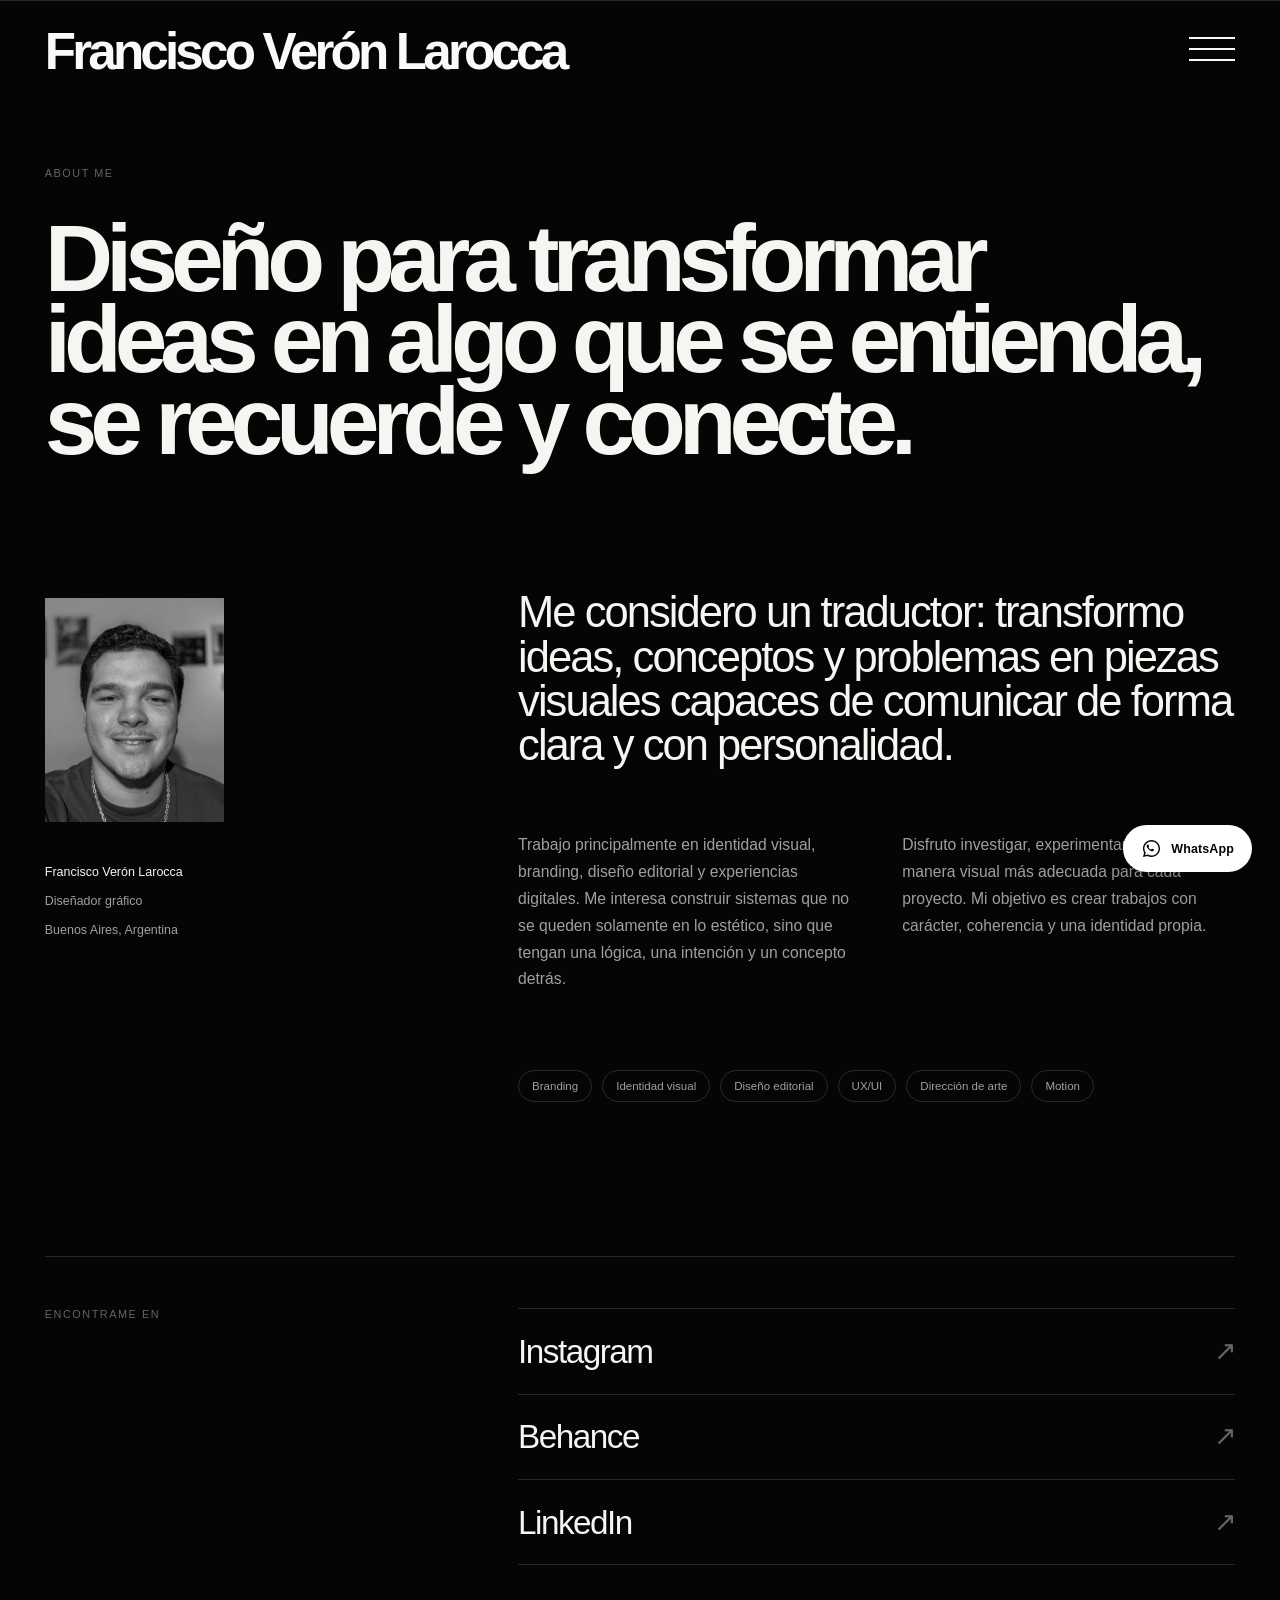
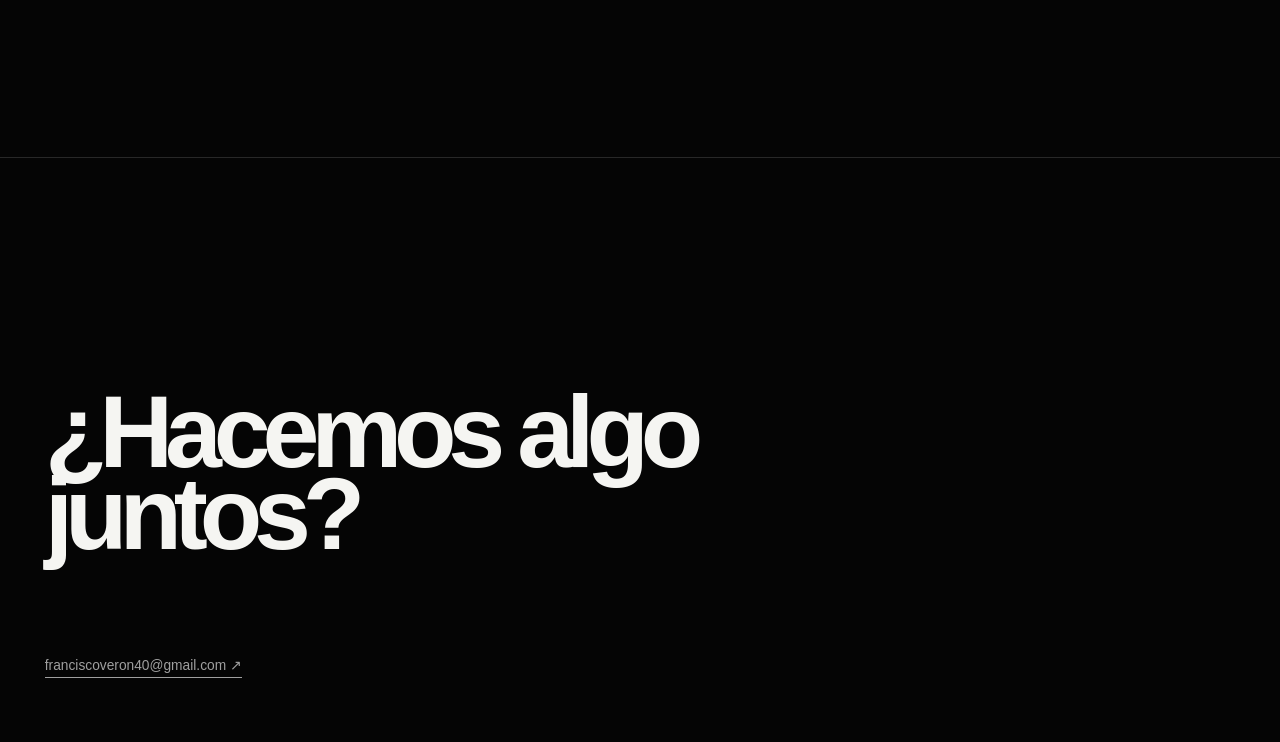
<file: About.html>
<!DOCTYPE html>
<html lang="es">

<head>
  <meta charset="UTF-8">

  <meta
    name="viewport"
    content="width=device-width, initial-scale=1.0"
  >

  <meta
    name="description"
    content="Sobre Francisco Verón Larocca — Diseñador gráfico especializado en branding, identidad visual, diseño editorial y experiencias digitales."
  >

  <meta name="theme-color" content="#000000">

  <title>About me — Francisco Verón Larocca</title>

  <!-- CSS GENERAL -->
  <link
    rel="stylesheet"
    href="styles.css"
  >

  <!-- CSS ABOUT -->
  <link
    rel="stylesheet"
    href="about-me.css"
  >

</head>


<body>


  <!-- =========================================================
       HEADER
  ========================================================== -->

  <header class="site-header">

    <a
      class="brand"
      href="index.html"
      aria-label="Francisco Verón Larocca — Volver al inicio"
    >
      Francisco Verón Larocca
    </a>


    <button
      class="menu-toggle"
      type="button"
      aria-label="Abrir menú"
      aria-expanded="false"
      aria-controls="menu"
    >

      <span aria-hidden="true"></span>
      <span aria-hidden="true"></span>
      <span aria-hidden="true"></span>

    </button>

  </header>



  <!-- =========================================================
       MENU
  ========================================================== -->

  <nav
    class="menu"
    id="menu"
    aria-hidden="true"
  >

    <a href="index.html#inicio">
      Inicio
    </a>

    <a href="index.html#arte">
      Proyectos
    </a>

    <a href="About.html">
      About me
    </a>

    <a href="index.html#contacto">
      Contacto
    </a>

  </nav>



  <!-- =========================================================
       MAIN
  ========================================================== -->

  <main>


    <!-- =====================================================
         ABOUT
    ====================================================== -->

    <section
      class="about-section"
      id="about"
    >


      <!-- TÍTULO -->
      <div class="about-heading reveal">

        <span class="about-kicker">
          About me
        </span>


        <h2>
          Diseño para transformar<br>
          ideas en algo que se entienda,<br>
          se recuerde y conecte.
        </h2>

      </div>



      <!-- INFORMACIÓN -->
      <div class="about-grid">


        <!-- FOTO + DATOS -->
        <div class="about-meta reveal">


          <!-- FOTO -->
          <figure class="about-photo">

            <img
              src="3x/IMG_5898.jpg"
              alt="Francisco Verón Larocca"
            >

          </figure>


          <!-- DATOS -->
          <div class="about-meta-info">

            <span>
              Francisco Verón Larocca
            </span>

            <span>
              Diseñador gráfico
            </span>

            <span>
              Buenos Aires, Argentina
            </span>

          </div>


        </div>



        <!-- TEXTO -->
        <div class="about-content reveal">


          <p class="about-lead">

            Me considero un traductor: transformo ideas,
            conceptos y problemas en piezas visuales capaces
            de comunicar de forma clara y con personalidad.

          </p>



          <div class="about-copy">


            <p>

              Trabajo principalmente en identidad visual,
              branding, diseño editorial y experiencias digitales.
              Me interesa construir sistemas que no se queden
              solamente en lo estético, sino que tengan una lógica,
              una intención y un concepto detrás.

            </p>


            <p>

              Disfruto investigar, experimentar y encontrar
              la manera visual más adecuada para cada proyecto.
              Mi objetivo es crear trabajos con carácter,
              coherencia y una identidad propia.

            </p>


          </div>



          <!-- DISCIPLINAS -->
          <div class="about-disciplines">

            <span>
              Branding
            </span>

            <span>
              Identidad visual
            </span>

            <span>
              Diseño editorial
            </span>

            <span>
              UX/UI
            </span>

            <span>
              Dirección de arte
            </span>

            <span>
              Motion
            </span>

          </div>


        </div>

      </div>



      <!-- =====================================================
           REDES
      ====================================================== -->

      <div class="about-socials reveal">


        <span class="about-socials-label">
          Encontrame en
        </span>



        <div class="about-social-links">


          <!-- INSTAGRAM -->
          <a
            href="https://www.instagram.com/elmundodefran.dg/"
            target="_blank"
            rel="noopener noreferrer"
          >

            Instagram

            <span aria-hidden="true">
              ↗
            </span>

          </a>



          <!-- BEHANCE -->
          <a
            href="https://www.behance.net/franveronl"
            target="_blank"
            rel="noopener noreferrer"
          >

            Behance

            <span aria-hidden="true">
              ↗
            </span>

          </a>



          <!-- LINKEDIN -->
          <a
            href="https://www.linkedin.com/in/franciscoagustínverónlarocca"
            target="_blank"
            rel="noopener noreferrer"
          >

            LinkedIn

            <span aria-hidden="true">
              ↗
            </span>

          </a>


        </div>

      </div>


    </section>

  </main>



  <!-- =========================================================
       WHATSAPP
  ========================================================== -->

  <a
    href="https://wa.me/5491123137663?text=Hola%20Francisco,%20vi%20tu%20portfolio%20y%20me%20gustar%C3%ADa%20consultarte%20por%20un%20proyecto."
    class="whatsapp-float"
    target="_blank"
    rel="noopener noreferrer"
    aria-label="Contactar a Francisco por WhatsApp"
  >

    <svg
      viewBox="0 0 32 32"
      aria-hidden="true"
    >

      <path
        fill="currentColor"
        d="M19.11 17.21c-.27-.14-1.6-.79-1.85-.88-.25-.09-.43-.14-.61.14-.18.27-.7.88-.86 1.06-.16.18-.32.2-.59.07-.27-.14-1.15-.42-2.19-1.35-.81-.72-1.36-1.61-1.52-1.88-.16-.27-.02-.42.12-.55.12-.12.27-.32.41-.48.14-.16.18-.27.27-.45.09-.18.05-.34-.02-.48-.07-.14-.61-1.47-.84-2.01-.22-.53-.45-.46-.61-.47h-.52c-.18 0-.48.07-.73.34-.25.27-.95.93-.95 2.27 0 1.34.98 2.63 1.11 2.81.14.18 1.92 2.93 4.65 4.11.65.28 1.16.45 1.55.58.65.21 1.24.18 1.71.11.52-.08 1.6-.65 1.83-1.29.23-.63.23-1.18.16-1.29-.07-.11-.25-.18-.52-.32z"
      />

      <path
        fill="currentColor"
        d="M16.03 3C8.84 3 3 8.83 3 16c0 2.29.6 4.53 1.74 6.5L3 29l6.68-1.75A13 13 0 0 0 16.03 29C23.2 29 29 23.17 29 16S23.2 3 16.03 3zm0 23.81a10.8 10.8 0 0 1-5.5-1.5l-.39-.23-3.96 1.04 1.06-3.86-.25-.4A10.78 10.78 0 0 1 5.18 16c0-5.97 4.86-10.82 10.85-10.82 5.98 0 10.79 4.85 10.79 10.82s-4.81 10.81-10.79 10.81z"
      />

    </svg>


    <span>
      WhatsApp
    </span>

  </a>



  <!-- =========================================================
       FOOTER
  ========================================================== -->

  <footer class="footer">

    <p>
      ¿Hacemos algo<br>
      juntos?
    </p>


    <a
      href="mailto:franciscoveron40@gmail.com"
    >
      franciscoveron40@gmail.com ↗
    </a>

  </footer>



  <!-- =========================================================
       JAVASCRIPT
  ========================================================== -->

  <script src="app.js"></script>


</body>

</html>
</file>
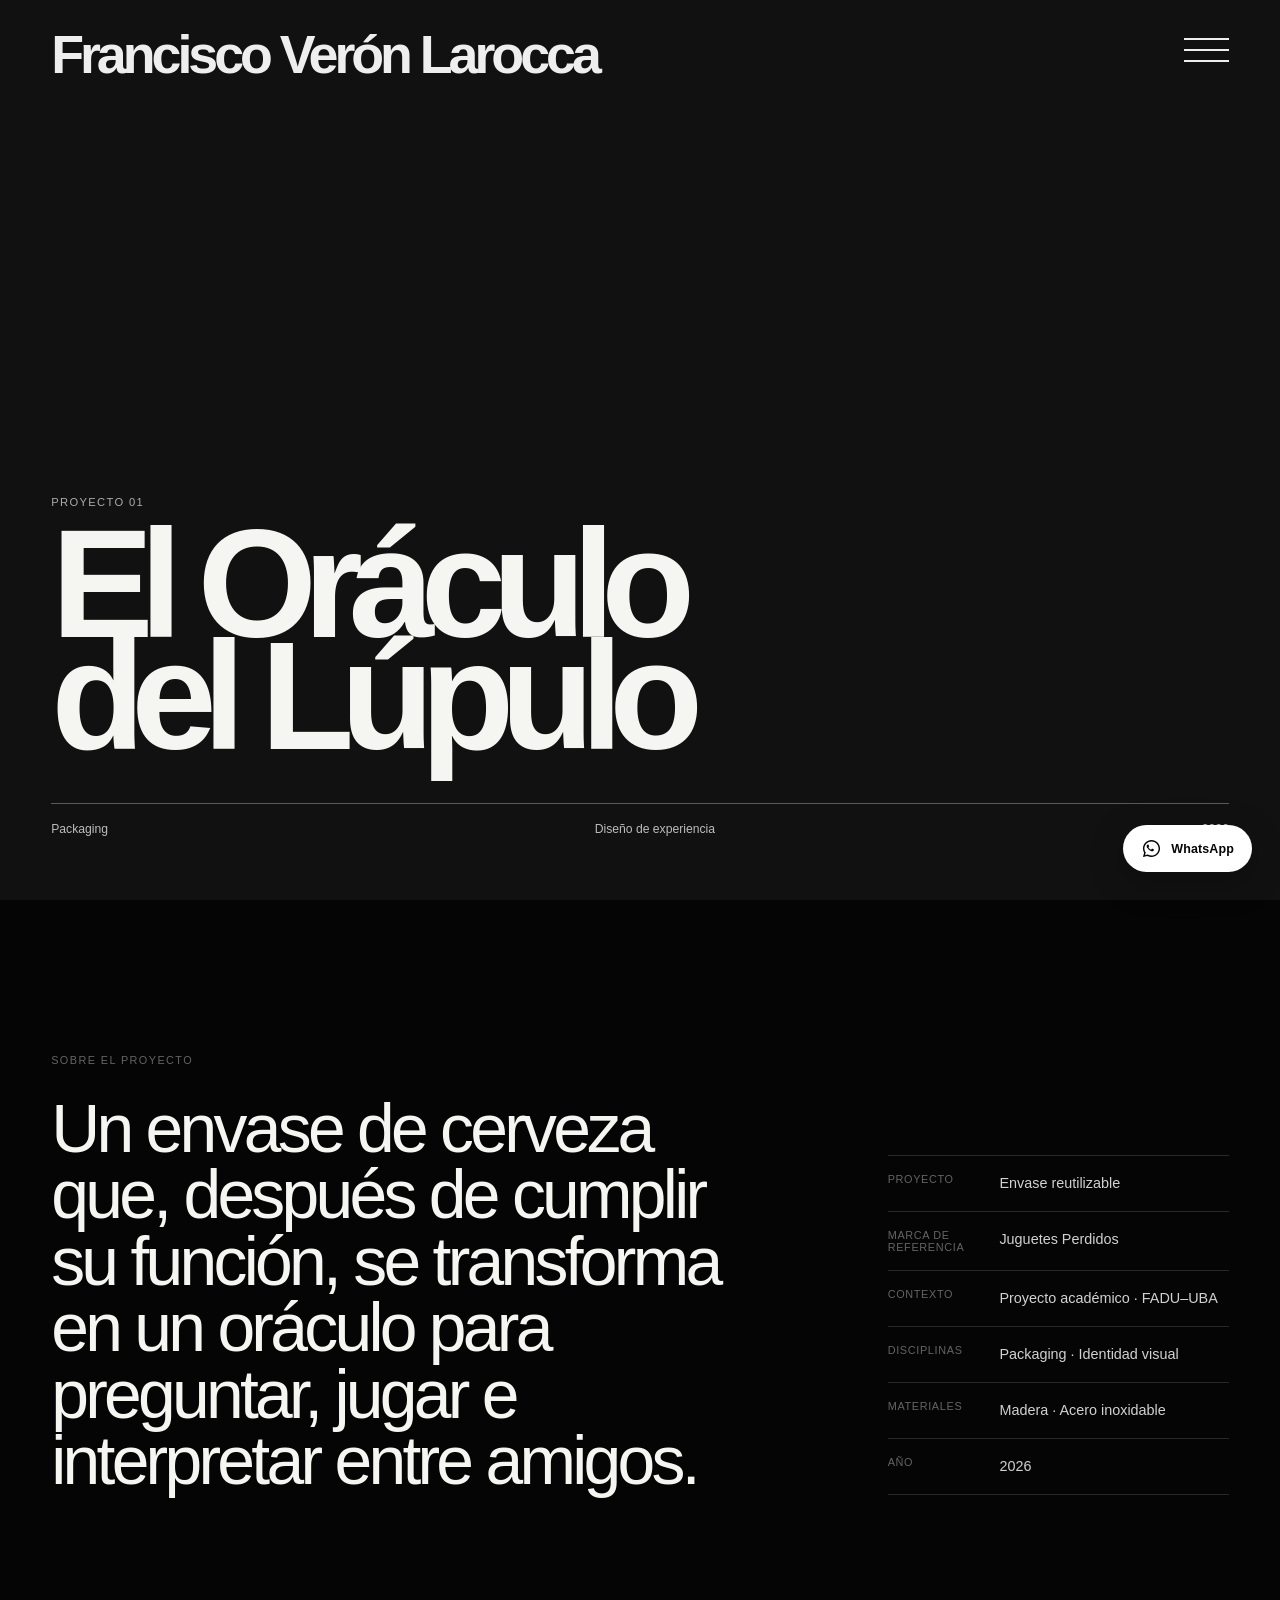
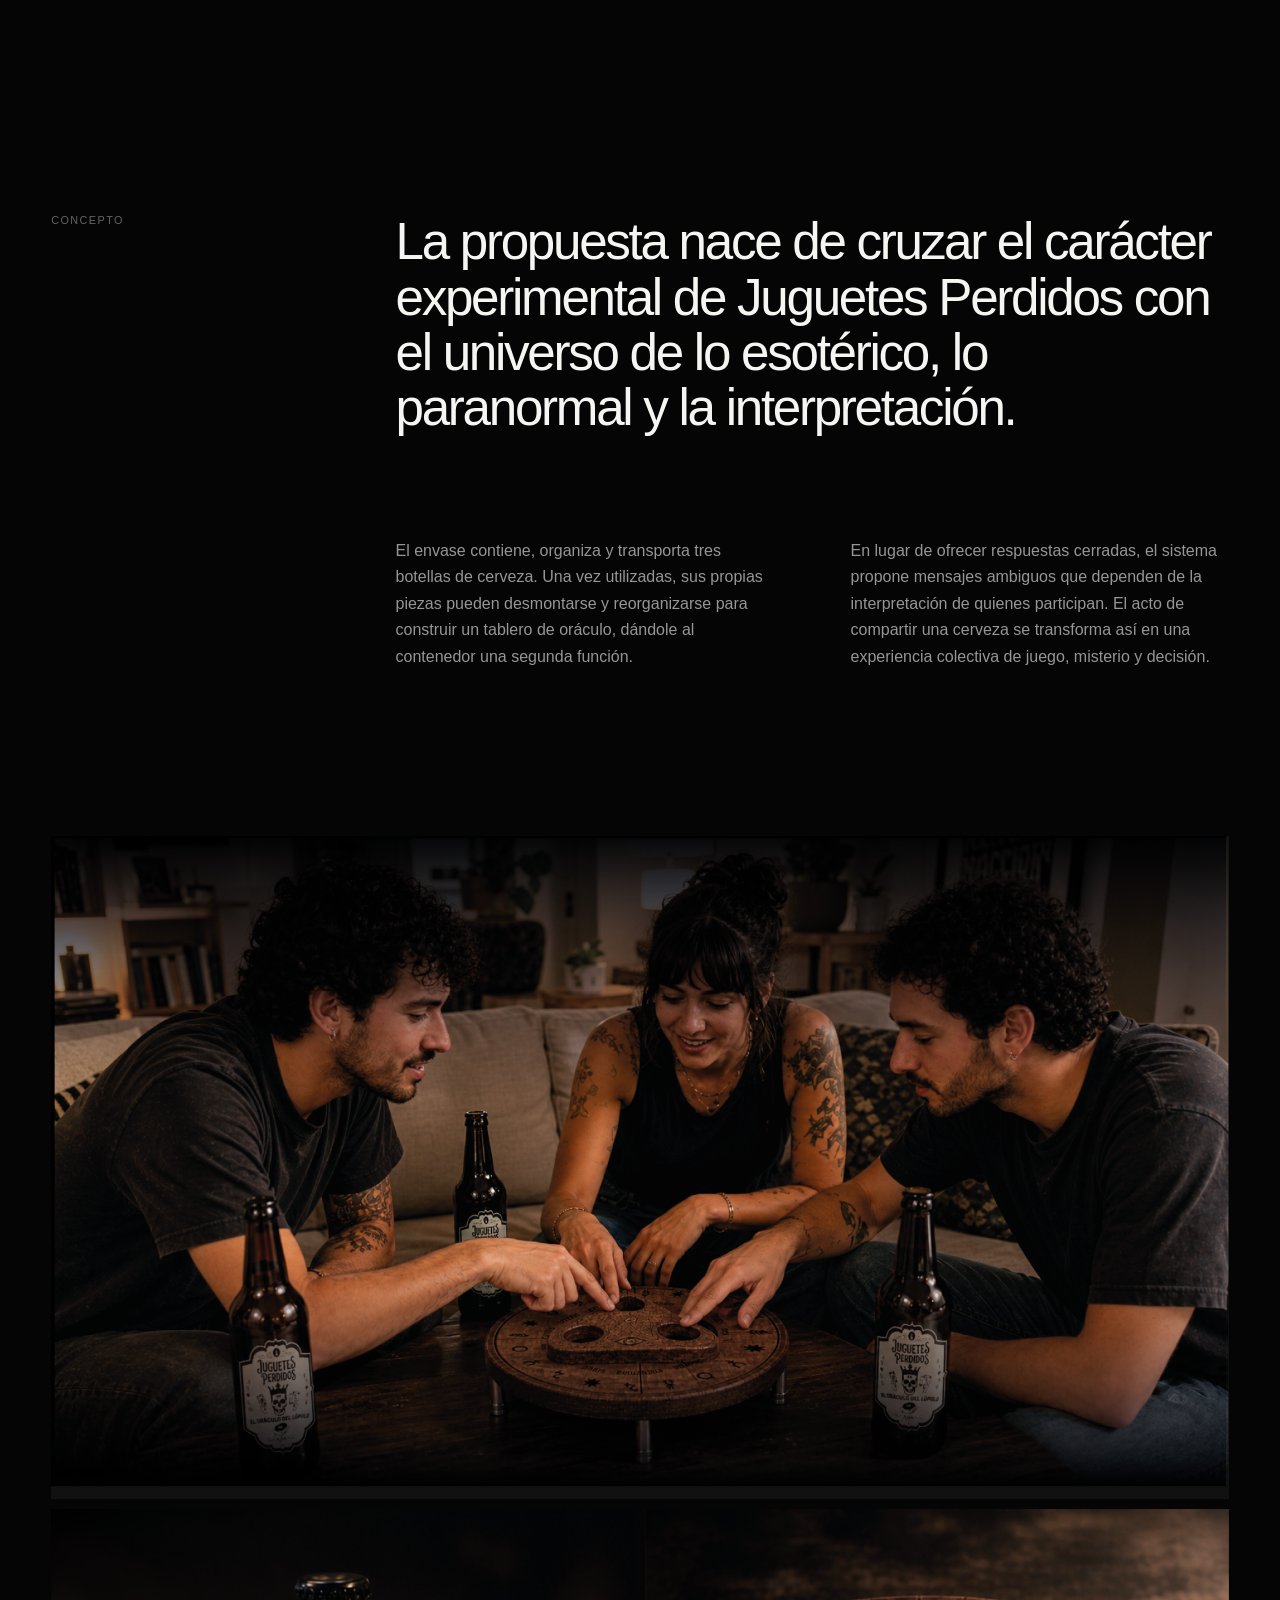
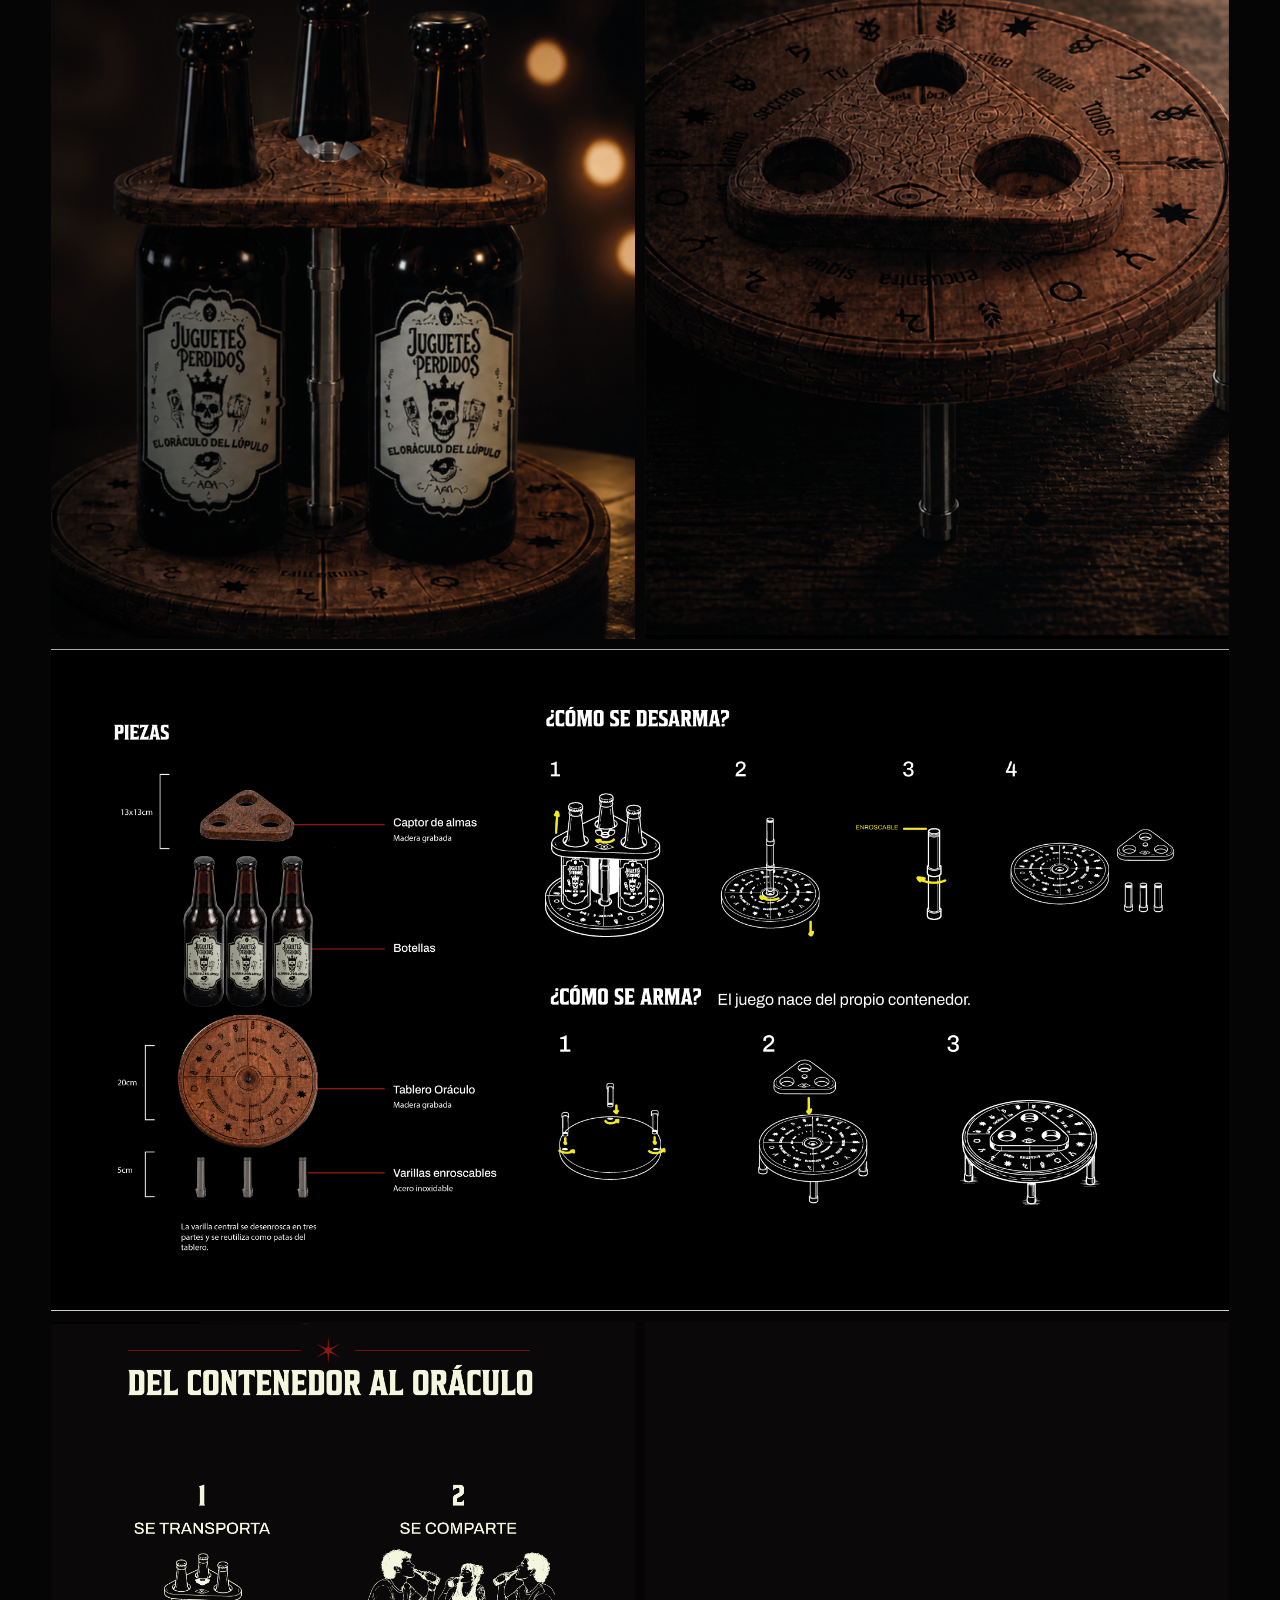
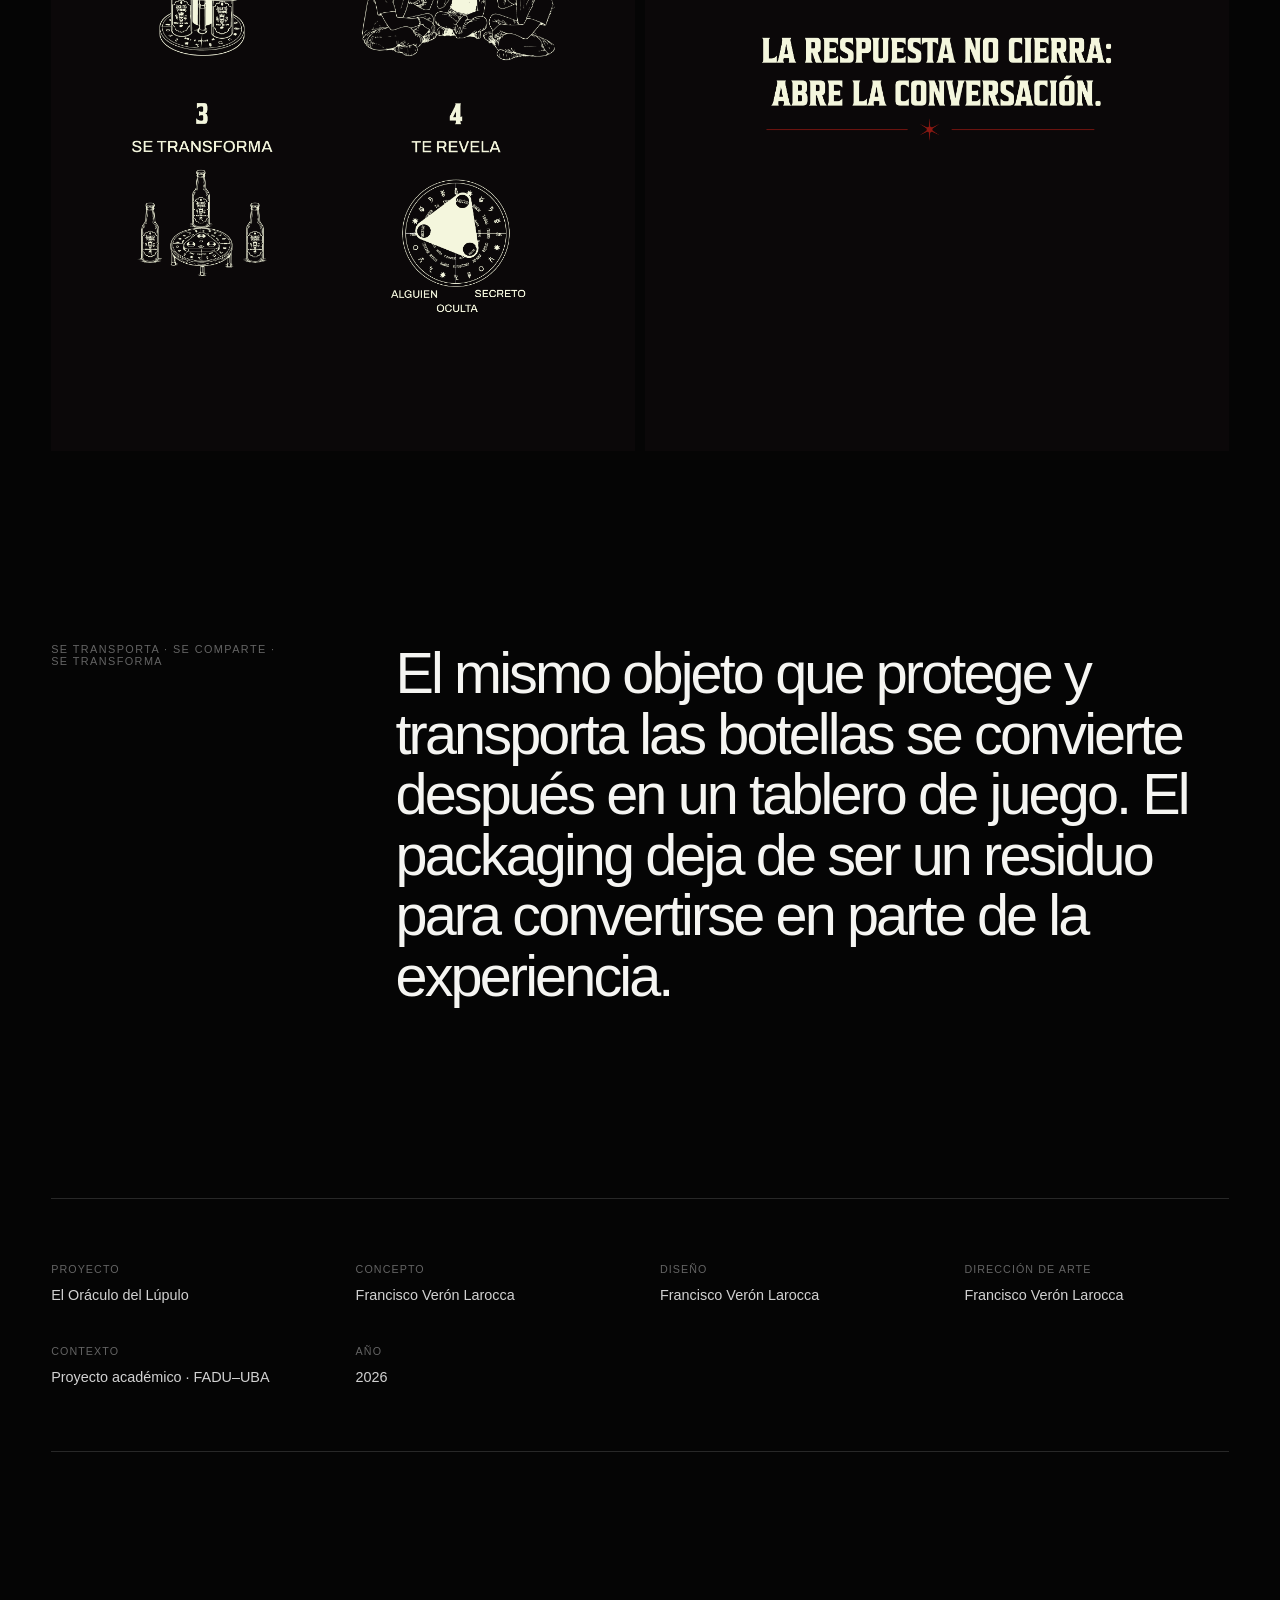
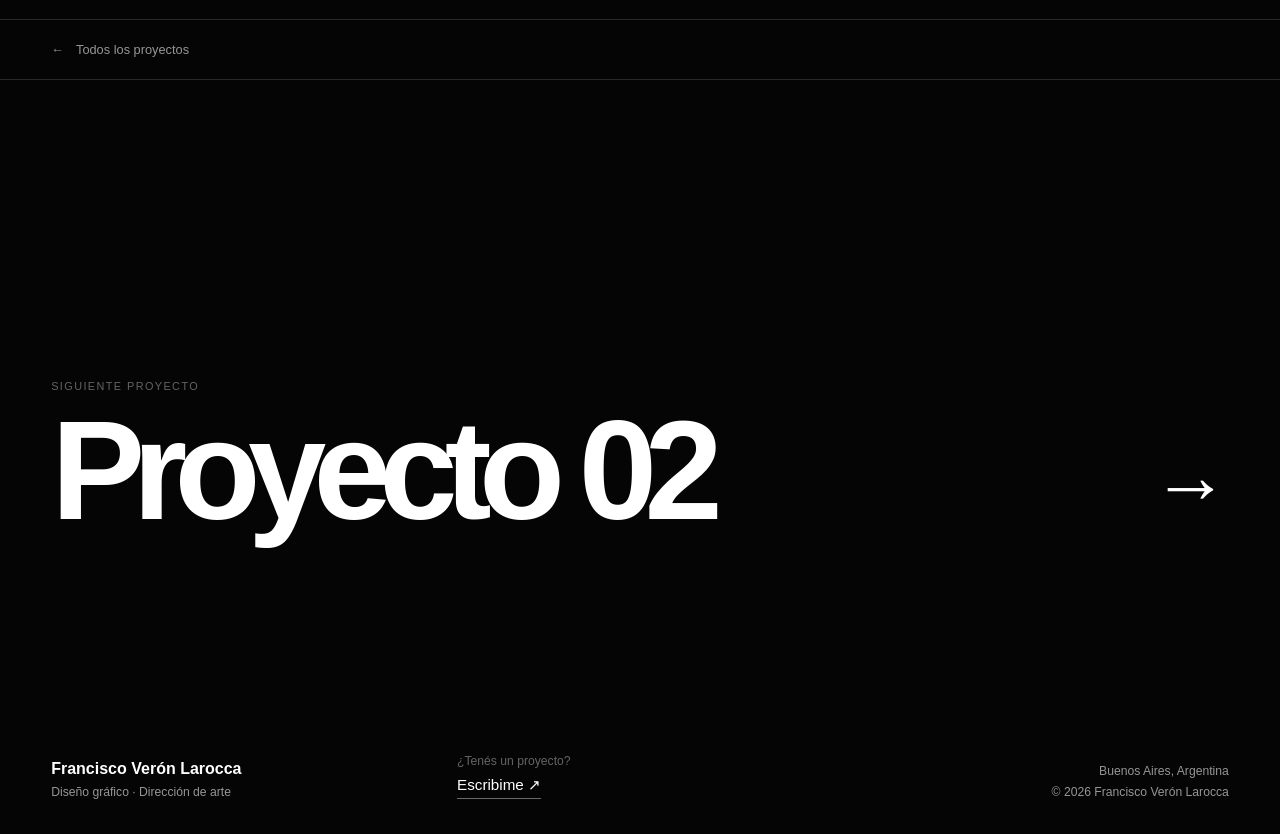
<file: proyecto-1.html>
<!DOCTYPE html>
<html lang="es">

<head>
  <meta charset="UTF-8">

  <meta
    name="viewport"
    content="width=device-width, initial-scale=1.0"
  >

  <meta
    name="description"
    content="El Oráculo del Lúpulo — Proyecto de envase reutilizable desarrollado por Francisco Verón Larocca a partir del universo visual de Juguetes Perdidos."
  >

  <meta name="theme-color" content="#000000">

  <title>El Oráculo del Lúpulo — Francisco Verón Larocca</title>

  <link rel="stylesheet" href="styles1.css">
</head>

<body>


  <!-- HEADER -->
  <header class="site-header">

    <a
      href="index.html"
      class="brand"
      aria-label="Francisco Verón Larocca — Volver al inicio"
    >
      Francisco Verón Larocca
    </a>

    <button
      class="menu-toggle"
      type="button"
      aria-label="Abrir menú"
      aria-expanded="false"
      aria-controls="menu"
    >
      <span aria-hidden="true"></span>
      <span aria-hidden="true"></span>
      <span aria-hidden="true"></span>
    </button>

  </header>


  <!-- MENU -->
 <!-- MENU -->
<nav
  class="menu"
  id="menu"
  aria-label="Navegación principal"
  aria-hidden="true"
>

  <a href="index.html">
    Inicio
  </a>

  <a href="index.html#arte">
    Proyectos
  </a>

  <a href="About.html">
    About me
  </a>

  <a href="index.html#contacto">
    Contacto
  </a>

</nav>


  <!-- MAIN -->
  <main
    class="project-page"
    id="contenido"
  >


    <!-- HERO -->
    <section
      class="project-hero project-hero--text"
      aria-labelledby="project-title"
    >

      <div class="project-hero-content">

        <span class="project-number">
          Proyecto 01
        </span>

        <h1 id="project-title">
          El Oráculo<br>del Lúpulo
        </h1>

        <div class="project-hero-meta">

          <span>
            Packaging
          </span>

          <span>
            Diseño de experiencia
          </span>

          <span>
            2026
          </span>

        </div>

      </div>

    </section>


    <!-- SOBRE EL PROYECTO -->
    <section class="project-intro">

      <div class="project-intro-heading">

        <span class="section-label">
          Sobre el proyecto
        </span>

        <h2>
          Un envase de cerveza que, después de cumplir su función,
          se transforma en un oráculo para preguntar,
          jugar e interpretar entre amigos.
        </h2>

      </div>


      <div class="project-intro-info">

        <dl class="project-details">

          <div>
            <dt>Proyecto</dt>
            <dd>Envase reutilizable</dd>
          </div>

          <div>
            <dt>Marca de referencia</dt>
            <dd>Juguetes Perdidos</dd>
          </div>

          <div>
            <dt>Contexto</dt>
            <dd>Proyecto académico · FADU–UBA</dd>
          </div>

          <div>
            <dt>Disciplinas</dt>
            <dd>Packaging · Identidad visual</dd>
          </div>

          <div>
            <dt>Materiales</dt>
            <dd>Madera · Acero inoxidable</dd>
          </div>

          <div>
            <dt>Año</dt>
            <dd>2026</dd>
          </div>

        </dl>

      </div>

    </section>


    <!-- CONCEPTO -->
    <section class="project-text-section">

      <div class="project-text-label">

        <span class="section-label">
          Concepto
        </span>

      </div>


      <div class="project-text-content">

        <p class="project-lead">
          La propuesta nace de cruzar el carácter experimental
          de Juguetes Perdidos con el universo de lo esotérico,
          lo paranormal y la interpretación.
        </p>


        <div class="project-text-columns">

          <p>
            El envase contiene, organiza y transporta tres botellas
            de cerveza. Una vez utilizadas, sus propias piezas pueden
            desmontarse y reorganizarse para construir un tablero
            de oráculo, dándole al contenedor una segunda función.
          </p>

          <p>
            En lugar de ofrecer respuestas cerradas, el sistema propone
            mensajes ambiguos que dependen de la interpretación de quienes
            participan. El acto de compartir una cerveza se transforma así
            en una experiencia colectiva de juego, misterio y decisión.
          </p>

        </div>

      </div>

    </section>


    <!-- GALERÍA -->
    <section
      class="project-gallery"
      aria-label="Galería del proyecto El Oráculo del Lúpulo"
    >


      <!-- IMAGEN GRANDE -->
      <figure class="project-image project-image-full">

        <img
          src="3x/imagen 1 jp@3x.png"
          alt=""
          loading="lazy"
        >

      </figure>


      <!-- DOS IMÁGENES -->
      <div class="project-gallery-grid">

        <figure class="project-image">

          <img
            src="3x/im 2@3x.png"
            alt=""
            loading="lazy"
          >

        </figure>


        <figure class="project-image">

          <img
            src="3x/im 3@3x.png"
            alt=""
            loading="lazy"
          >

        </figure>

      </div>


      <!-- IMAGEN GRANDE -->
      <figure class="project-image project-image-full">

        <img
          src="3x/im4@3x.png"
          alt=""
          loading="lazy"
        >

      </figure>


      <!-- DOS IMÁGENES -->
      <div class="project-gallery-grid">

        <figure class="project-image">

 <img
            src="4x/Mesa de trabajo 9@4x.png"
            alt=""
            loading="lazy"
          >

        </figure>


        <figure class="project-image">
<img
            src="4x/Mesa de trabajo 10@4x.png"
            alt=""
            loading="lazy"
          >
         
        </figure>

      </div>

    </section>


    <!-- TRANSFORMACIÓN -->
    <section class="project-result">

      <span class="section-label">
        Se transporta · Se comparte · Se transforma
      </span>

      <p>
        El mismo objeto que protege y transporta las botellas
        se convierte después en un tablero de juego.
        El packaging deja de ser un residuo para convertirse
        en parte de la experiencia.
      </p>

    </section>


    <!-- CRÉDITOS -->
    <section
      class="project-credits"
      aria-label="Créditos del proyecto"
    >

      <div>
        <span>Proyecto</span>
        <p>El Oráculo del Lúpulo</p>
      </div>

      <div>
        <span>Concepto</span>
        <p>Francisco Verón Larocca</p>
      </div>

      <div>
        <span>Diseño</span>
        <p>Francisco Verón Larocca</p>
      </div>

      <div>
        <span>Dirección de arte</span>
        <p>Francisco Verón Larocca</p>
      </div>

      <div>
        <span>Contexto</span>
        <p>Proyecto académico · FADU–UBA</p>
      </div>

      <div>
        <span>Año</span>
        <p>2026</p>
      </div>

    </section>


    <!-- NAVEGACIÓN -->
    <nav
      class="project-navigation"
      aria-label="Navegación entre proyectos"
    >

      <a
        href="index.html#arte"
        class="back-projects"
      >

        <span aria-hidden="true">
          ←
        </span>

        Todos los proyectos

      </a>


      <a
        href="proyecto-2.html"
        class="next-project"
      >

        <span class="next-project-label">
          Siguiente proyecto
        </span>

        <div class="next-project-main">

          <h2>
            Proyecto 02
          </h2>

          <span
            class="next-project-arrow"
            aria-hidden="true"
          >
            →
          </span>

        </div>

      </a>

    </nav>

  </main>

<!-- =====================================================
       BOTÓN FLOTANTE WHATSAPP
  ====================================================== -->

  <a
    href="https://wa.me/5491123137663?text=Hola%20Francisco,%20vi%20tu%20portfolio%20y%20me%20gustar%C3%ADa%20consultarte%20por%20un%20proyecto."
    class="whatsapp-float"
    target="_blank"
    rel="noopener noreferrer"
    aria-label="Contactar a Francisco por WhatsApp"
  >

    <svg
      viewBox="0 0 32 32"
      aria-hidden="true"
    >

      <path
        fill="currentColor"
        d="M19.11 17.21c-.27-.14-1.6-.79-1.85-.88-.25-.09-.43-.14-.61.14-.18.27-.7.88-.86 1.06-.16.18-.32.2-.59.07-.27-.14-1.15-.42-2.19-1.35-.81-.72-1.36-1.61-1.52-1.88-.16-.27-.02-.42.12-.55.12-.12.27-.32.41-.48.14-.16.18-.27.27-.45.09-.18.05-.34-.02-.48-.07-.14-.61-1.47-.84-2.01-.22-.53-.45-.46-.61-.47h-.52c-.18 0-.48.07-.73.34-.25.27-.95.93-.95 2.27 0 1.34.98 2.63 1.11 2.81.14.18 1.92 2.93 4.65 4.11.65.28 1.16.45 1.55.58.65.21 1.24.18 1.71.11.52-.08 1.6-.65 1.83-1.29.23-.63.23-1.18.16-1.29-.07-.11-.25-.18-.52-.32z"
      />

      <path
        fill="currentColor"
        d="M16.03 3C8.84 3 3 8.83 3 16c0 2.29.6 4.53 1.74 6.5L3 29l6.68-1.75A13 13 0 0 0 16.03 29C23.2 29 29 23.17 29 16S23.2 3 16.03 3zm0 23.81a10.8 10.8 0 0 1-5.5-1.5l-.39-.23-3.96 1.04 1.06-3.86-.25-.4A10.78 10.78 0 0 1 5.18 16c0-5.97 4.86-10.82 10.85-10.82 5.98 0 10.79 4.85 10.79 10.82s-4.81 10.81-10.79 10.81z"
      />

    </svg>


    <span>
      WhatsApp
    </span>

  </a>
  <!-- FOOTER -->
  <footer class="project-footer">

    <div class="project-footer-left">

      <a href="index.html">
        Francisco Verón Larocca
      </a>

      <span>
        Diseño gráfico · Dirección de arte
      </span>

    </div>


    <div class="project-footer-center">

  <span>
    ¿Tenés un proyecto?
  </span>

  <a
    href="https://mail.google.com/mail/?view=cm&fs=1&to=franciscoveron40@gmail.com&su=Consulta%20desde%20tu%20portfolio"
    target="_blank"
    rel="noopener noreferrer"
  >
    Escribime ↗
  </a>

</div>


    <div class="project-footer-right">

      <span>
        Buenos Aires, Argentina
      </span>

      <span>
        © <span id="year"></span> Francisco Verón Larocca
      </span>

    </div>

  </footer>


  <script src="app.js"></script>

</body>

</html>
</file>
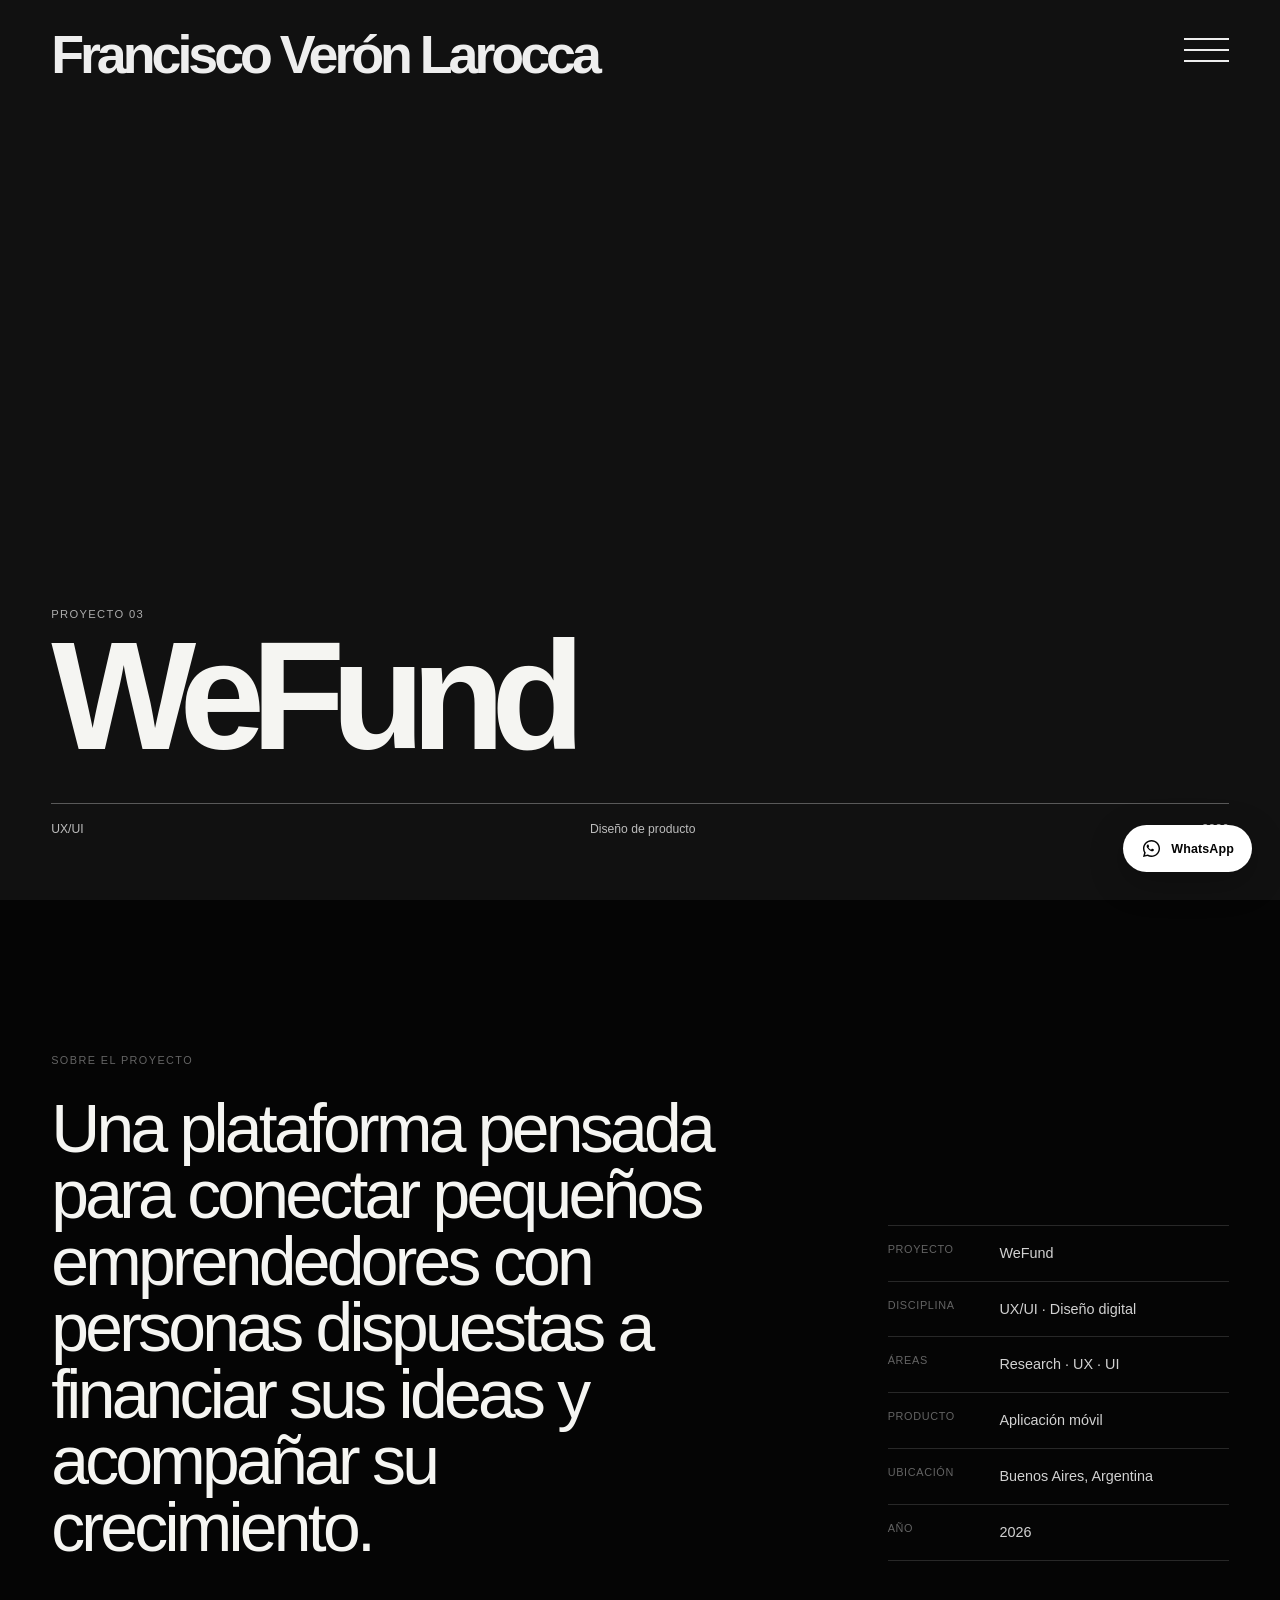
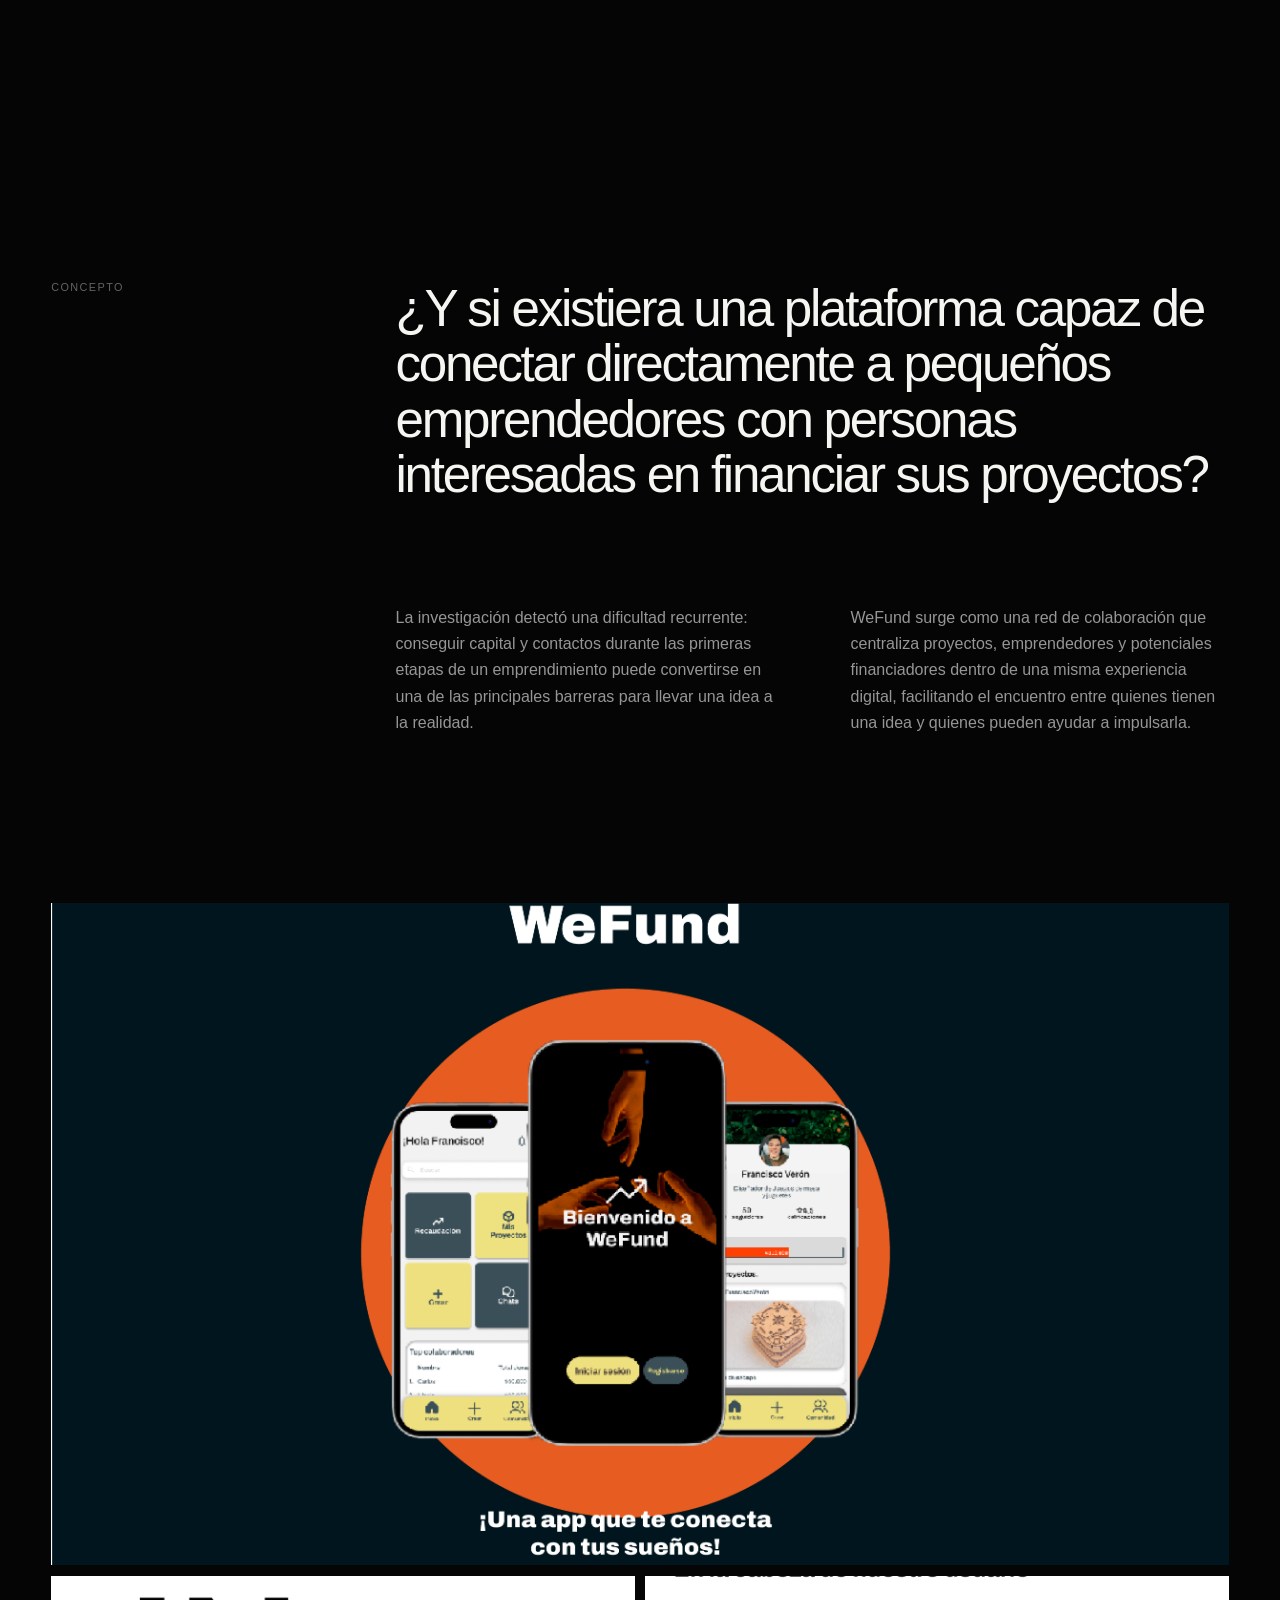
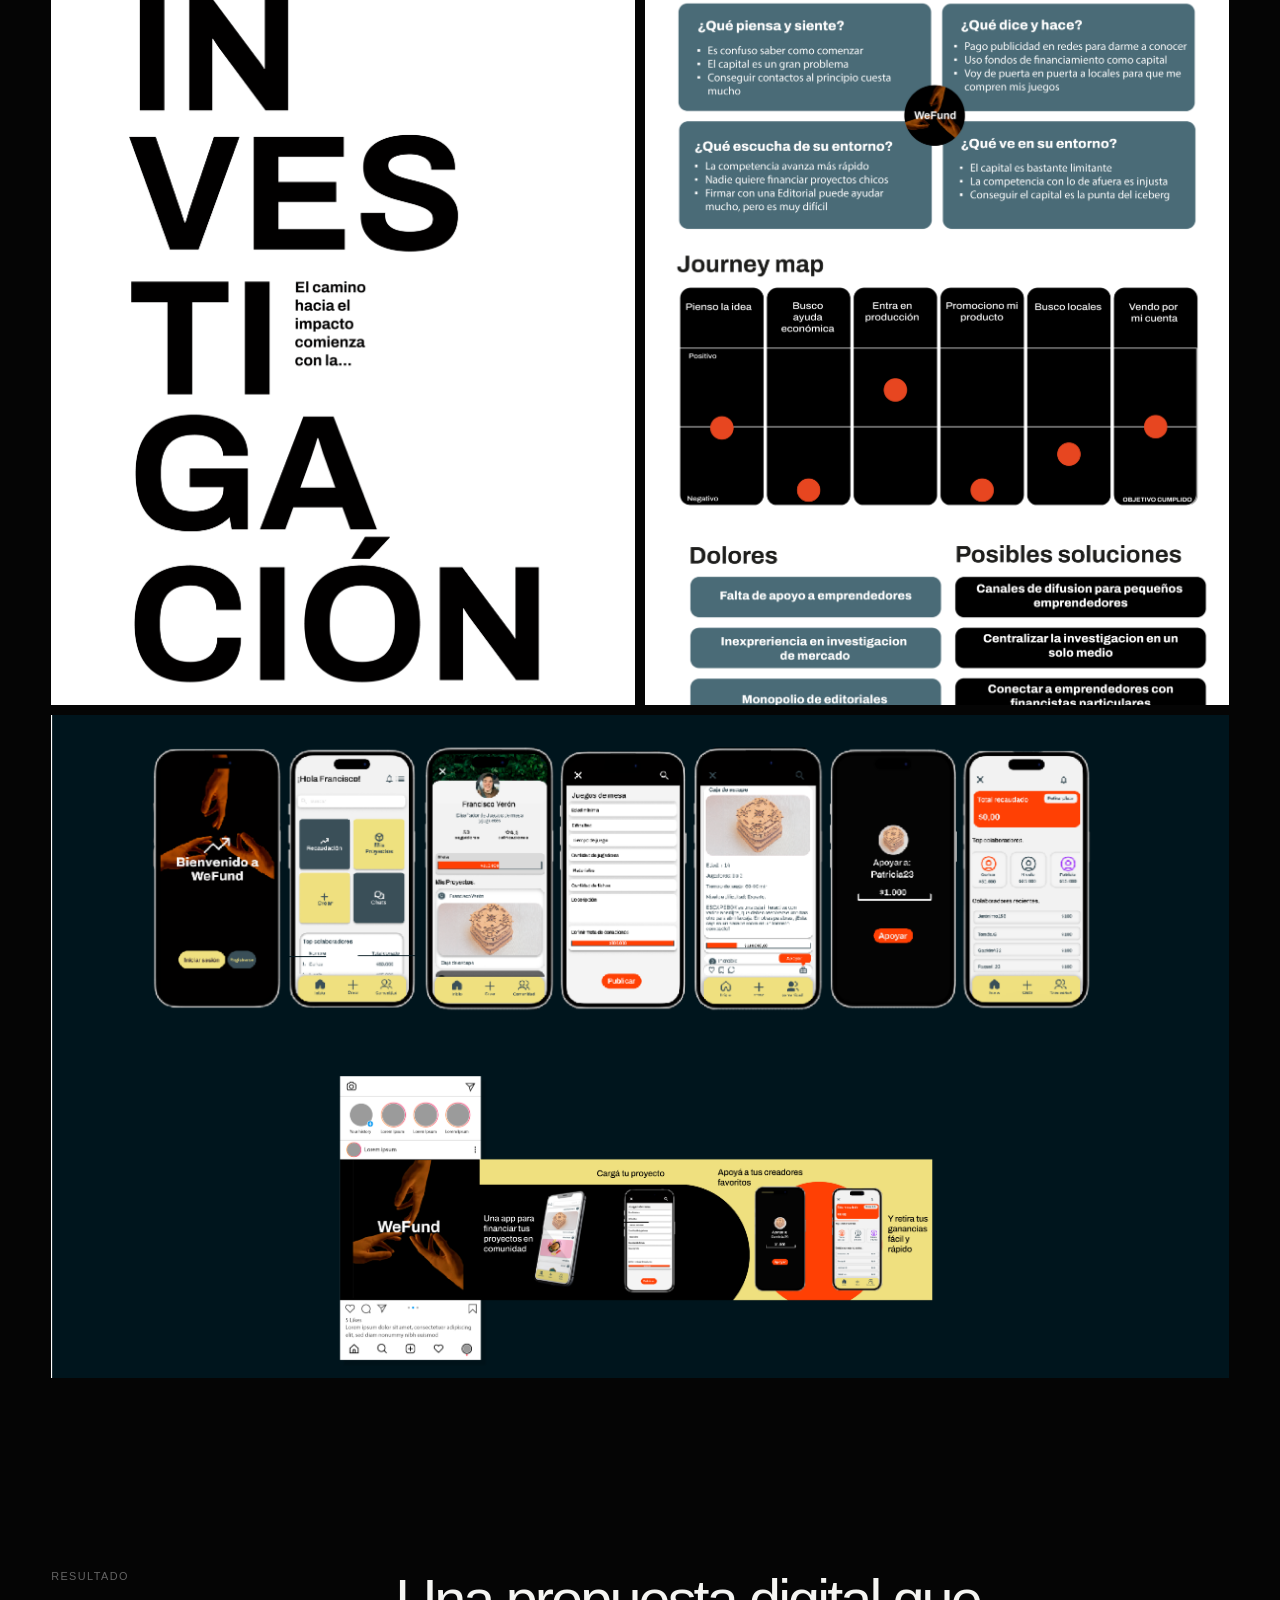
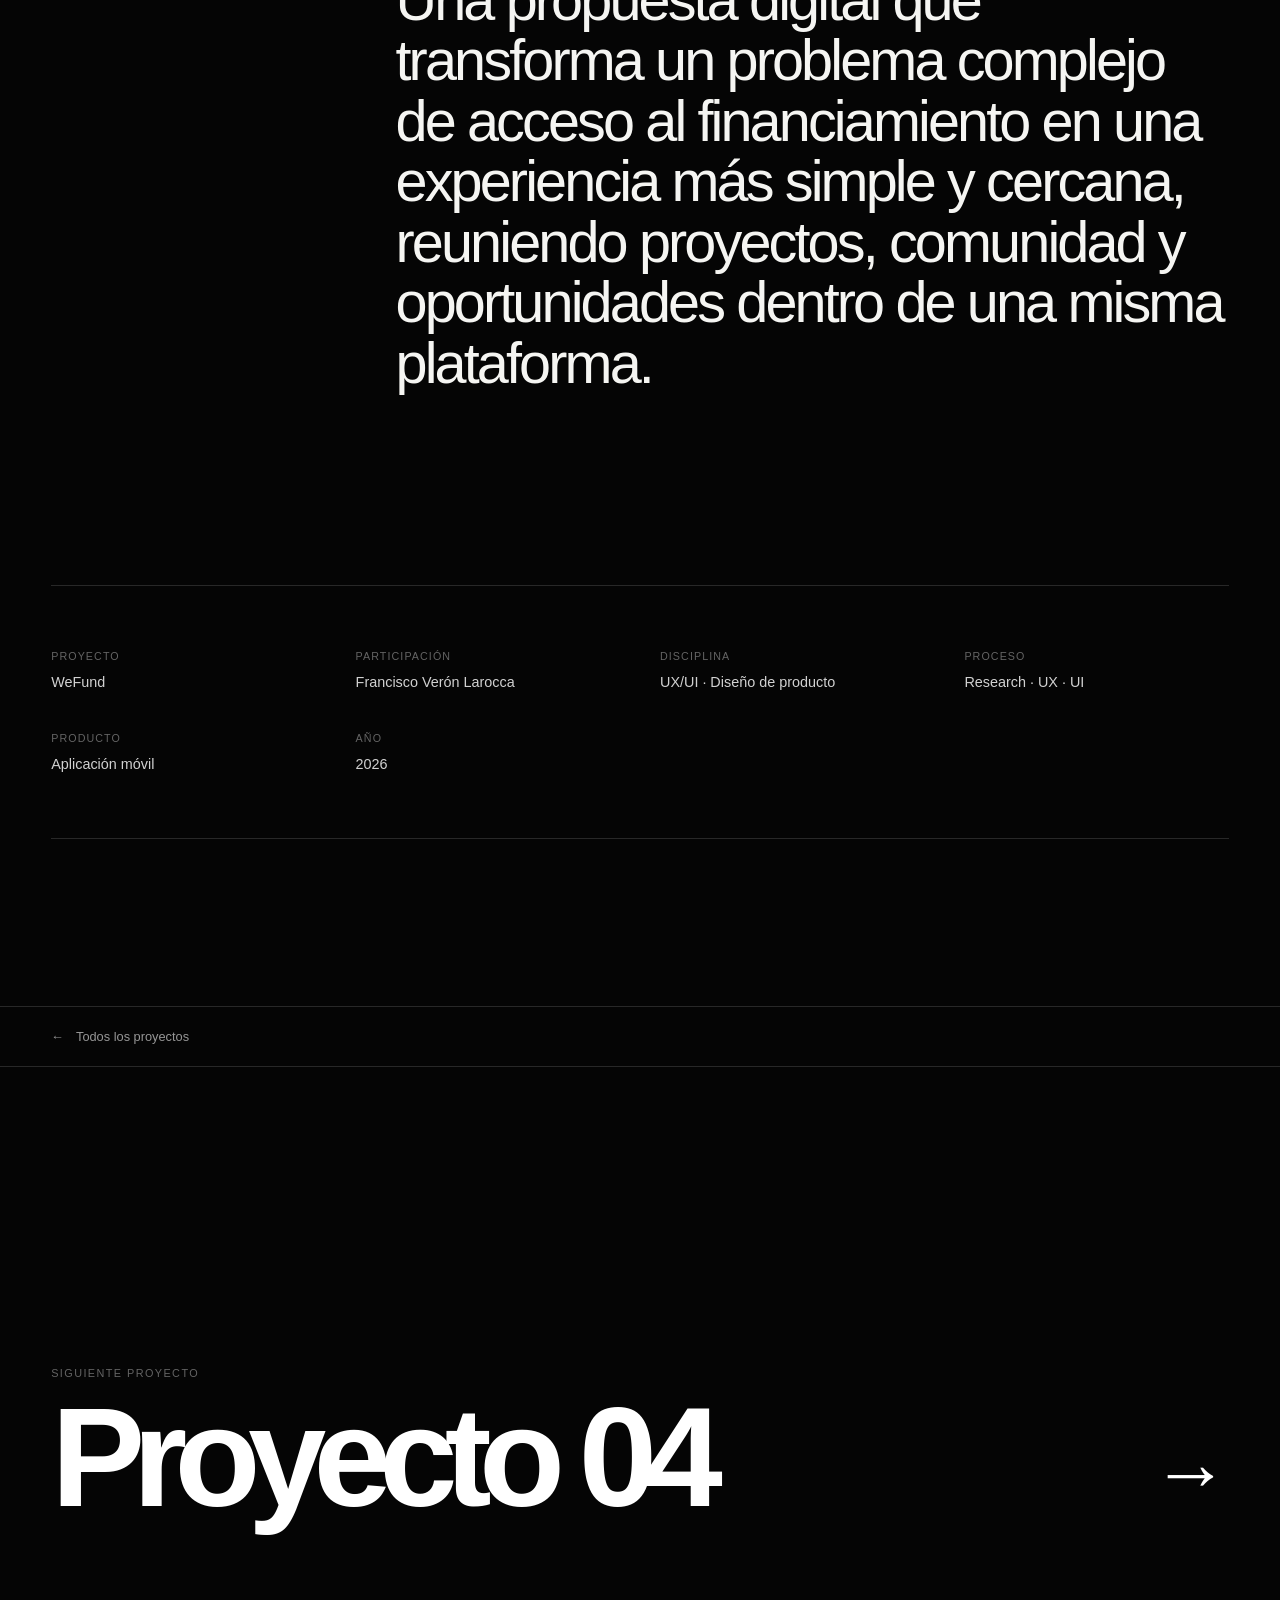
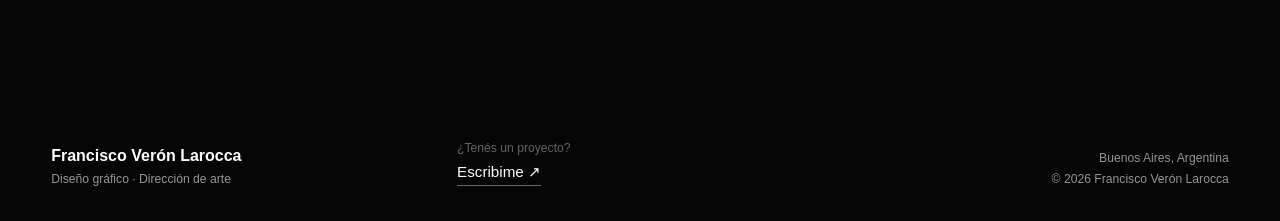
<file: proyecto-3.html>
<!DOCTYPE html>
<html lang="es">

<head>
  <meta charset="UTF-8">

  <meta
    name="viewport"
    content="width=device-width, initial-scale=1.0"
  >

  <meta
    name="description"
    content="WeFund — Proyecto de UX/UI y diseño de producto digital para conectar pequeños emprendedores con personas interesadas en financiar sus proyectos."
  >

  <meta name="theme-color" content="#000000">

  <title>WeFund — Francisco Verón Larocca</title>

  <link rel="stylesheet" href="styles1.css">
</head>

<body>

  <!-- HEADER -->
  <header class="site-header">

    <a
      href="index.html"
      class="brand"
      aria-label="Francisco Verón Larocca — Volver al inicio"
    >
      Francisco Verón Larocca
    </a>

    <button
      class="menu-toggle"
      type="button"
      aria-label="Abrir menú"
      aria-expanded="false"
      aria-controls="menu"
    >
      <span aria-hidden="true"></span>
      <span aria-hidden="true"></span>
      <span aria-hidden="true"></span>
    </button>

  </header>


  <!-- MENU -->
  <nav
    class="menu"
    id="menu"
    aria-label="Navegación principal"
    aria-hidden="true"
  >

    <a href="index.html">
      Inicio
    </a>

    <a href="index.html#arte">
      Proyectos
    </a>

    <a href="About.html">
      About me
    </a>

    <a href="index.html#contacto">
      Contacto
    </a>

  </nav>


  <!-- MAIN -->
  <main
    class="project-page"
    id="contenido"
  >


    <!-- HERO SIN IMAGEN -->
    <section
      class="project-hero project-hero--text"
      aria-labelledby="project-title"
    >

      <div class="project-hero-content">

        <span class="project-number">
          Proyecto 03
        </span>

        <h1 id="project-title">
          WeFund
        </h1>

        <div class="project-hero-meta">

          <span>
            UX/UI
          </span>

          <span>
            Diseño de producto
          </span>

          <span>
            2026
          </span>

        </div>

      </div>

    </section>


    <!-- SOBRE EL PROYECTO -->
    <section class="project-intro">

      <div class="project-intro-heading">

        <span class="section-label">
          Sobre el proyecto
        </span>

        <h2>
          Una plataforma pensada para conectar pequeños
          emprendedores con personas dispuestas a financiar
          sus ideas y acompañar su crecimiento.
        </h2>

      </div>


      <div class="project-intro-info">

        <dl class="project-details">

          <div>
            <dt>Proyecto</dt>
            <dd>WeFund</dd>
          </div>

          <div>
            <dt>Disciplina</dt>
            <dd>UX/UI · Diseño digital</dd>
          </div>

          <div>
            <dt>Áreas</dt>
            <dd>Research · UX · UI</dd>
          </div>

          <div>
            <dt>Producto</dt>
            <dd>Aplicación móvil</dd>
          </div>

          <div>
            <dt>Ubicación</dt>
            <dd>Buenos Aires, Argentina</dd>
          </div>

          <div>
            <dt>Año</dt>
            <dd>2026</dd>
          </div>

        </dl>

      </div>

    </section>


    <!-- CONCEPTO -->
    <section class="project-text-section">

      <div class="project-text-label">

        <span class="section-label">
          Concepto
        </span>

      </div>


      <div class="project-text-content">

        <p class="project-lead">
          ¿Y si existiera una plataforma capaz de conectar
          directamente a pequeños emprendedores con personas
          interesadas en financiar sus proyectos?
        </p>


        <div class="project-text-columns">

          <p>
            La investigación detectó una dificultad recurrente:
            conseguir capital y contactos durante las primeras
            etapas de un emprendimiento puede convertirse en una
            de las principales barreras para llevar una idea
            a la realidad.
          </p>

          <p>
            WeFund surge como una red de colaboración que centraliza
            proyectos, emprendedores y potenciales financiadores
            dentro de una misma experiencia digital, facilitando
            el encuentro entre quienes tienen una idea y quienes
            pueden ayudar a impulsarla.
          </p>

        </div>

      </div>

    </section>


    <!-- GALERÍA -->
    <section
      class="project-gallery"
      aria-label="Galería del proyecto WeFund"
    >


      <!-- IMAGEN GRANDE -->
      <figure class="project-image project-image-full">

        <img
          src="P3/G1@4x.png"
          alt="Investigación UX y journey map desarrollado para WeFund"
          loading="lazy"
        >

      </figure>


      <!-- DOS IMÁGENES -->
      <div class="project-gallery-grid">

        <figure class="project-image">

          <img
            src="P3/M1@4x.png"
            alt="Presentación de la aplicación móvil WeFund"
            loading="lazy"
          >

        </figure>


        <figure class="project-image">

          <img
            src="P3/M2@4x.png"
            alt="Concepto y propuesta de valor de WeFund"
            loading="lazy"
          >

        </figure>

      </div>


      <!-- IMAGEN GRANDE -->
      <figure class="project-image project-image-full">

        <img
          src="P3/G2@4x.png"
          alt="Interfaz de usuario de WeFund"
          loading="lazy"
        >

      </figure>

    </section>


    <!-- RESULTADO -->
    <section class="project-result">

      <span class="section-label">
        Resultado
      </span>

      <p>
        Una propuesta digital que transforma un problema complejo
        de acceso al financiamiento en una experiencia más simple
        y cercana, reuniendo proyectos, comunidad y oportunidades
        dentro de una misma plataforma.
      </p>

    </section>


    <!-- CRÉDITOS -->
    <section
      class="project-credits"
      aria-label="Créditos del proyecto WeFund"
    >

      <div>
        <span>Proyecto</span>
        <p>WeFund</p>
      </div>

      <div>
        <span>Participación</span>
        <p>Francisco Verón Larocca</p>
      </div>

      <div>
        <span>Disciplina</span>
        <p>UX/UI · Diseño de producto</p>
      </div>

      <div>
        <span>Proceso</span>
        <p>Research · UX · UI</p>
      </div>

      <div>
        <span>Producto</span>
        <p>Aplicación móvil</p>
      </div>

      <div>
        <span>Año</span>
        <p>2026</p>
      </div>

    </section>


    <!-- NAVEGACIÓN -->
    <nav
      class="project-navigation"
      aria-label="Navegación entre proyectos"
    >

      <a
        href="index.html#arte"
        class="back-projects"
      >

        <span aria-hidden="true">
          ←
        </span>

        Todos los proyectos

      </a>


      <a
        href="proyecto-4.html"
        class="next-project"
      >

        <span class="next-project-label">
          Siguiente proyecto
        </span>

        <div class="next-project-main">

          <h2>
            Proyecto 04
          </h2>

          <span
            class="next-project-arrow"
            aria-hidden="true"
          >
            →
          </span>

        </div>

      </a>

    </nav>

  </main>


  <!-- =====================================================
       BOTÓN FLOTANTE WHATSAPP
  ====================================================== -->

  <a
    href="https://wa.me/5491123137663?text=Hola%20Francisco,%20vi%20tu%20portfolio%20y%20me%20gustar%C3%ADa%20consultarte%20por%20un%20proyecto."
    class="whatsapp-float"
    target="_blank"
    rel="noopener noreferrer"
    aria-label="Contactar a Francisco por WhatsApp"
  >

    <svg
      viewBox="0 0 32 32"
      aria-hidden="true"
    >

      <path
        fill="currentColor"
        d="M19.11 17.21c-.27-.14-1.6-.79-1.85-.88-.25-.09-.43-.14-.61.14-.18.27-.7.88-.86 1.06-.16.18-.32.2-.59.07-.27-.14-1.15-.42-2.19-1.35-.81-.72-1.36-1.61-1.52-1.88-.16-.27-.02-.42.12-.55.12-.12.27-.32.41-.48.14-.16.18-.27.27-.45.09-.18.05-.34-.02-.48-.07-.14-.61-1.47-.84-2.01-.22-.53-.45-.46-.61-.47h-.52c-.18 0-.48.07-.73.34-.25.27-.95.93-.95 2.27 0 1.34.98 2.63 1.11 2.81.14.18 1.92 2.93 4.65 4.11.65.28 1.16.45 1.55.58.65.21 1.24.18 1.71.11.52-.08 1.6-.65 1.83-1.29.23-.63.23-1.18.16-1.29-.07-.11-.25-.18-.52-.32z"
      />

      <path
        fill="currentColor"
        d="M16.03 3C8.84 3 3 8.83 3 16c0 2.29.6 4.53 1.74 6.5L3 29l6.68-1.75A13 13 0 0 0 16.03 29C23.2 29 29 23.17 29 16S23.2 3 16.03 3zm0 23.81a10.8 10.8 0 0 1-5.5-1.5l-.39-.23-3.96 1.04 1.06-3.86-.25-.4A10.78 10.78 0 0 1 5.18 16c0-5.97 4.86-10.82 10.85-10.82 5.98 0 10.79 4.85 10.79 10.82s-4.81 10.81-10.79 10.81z"
      />

    </svg>

    <span>
      WhatsApp
    </span>

  </a>


  <!-- FOOTER -->
  <footer class="project-footer">

    <div class="project-footer-left">

      <a href="index.html">
        Francisco Verón Larocca
      </a>

      <span>
        Diseño gráfico · Dirección de arte
      </span>

    </div>


    <div class="project-footer-center">

  <span>
    ¿Tenés un proyecto?
  </span>

  <a
    href="https://mail.google.com/mail/?view=cm&fs=1&to=franciscoveron40@gmail.com&su=Consulta%20desde%20tu%20portfolio"
    target="_blank"
    rel="noopener noreferrer"
  >
    Escribime ↗
  </a>

</div>


    <div class="project-footer-right">

      <span>
        Buenos Aires, Argentina
      </span>

      <span>
        © <span id="year"></span> Francisco Verón Larocca
      </span>

    </div>

  </footer>


  <script src="app.js"></script>

</body>

</html>
</file>
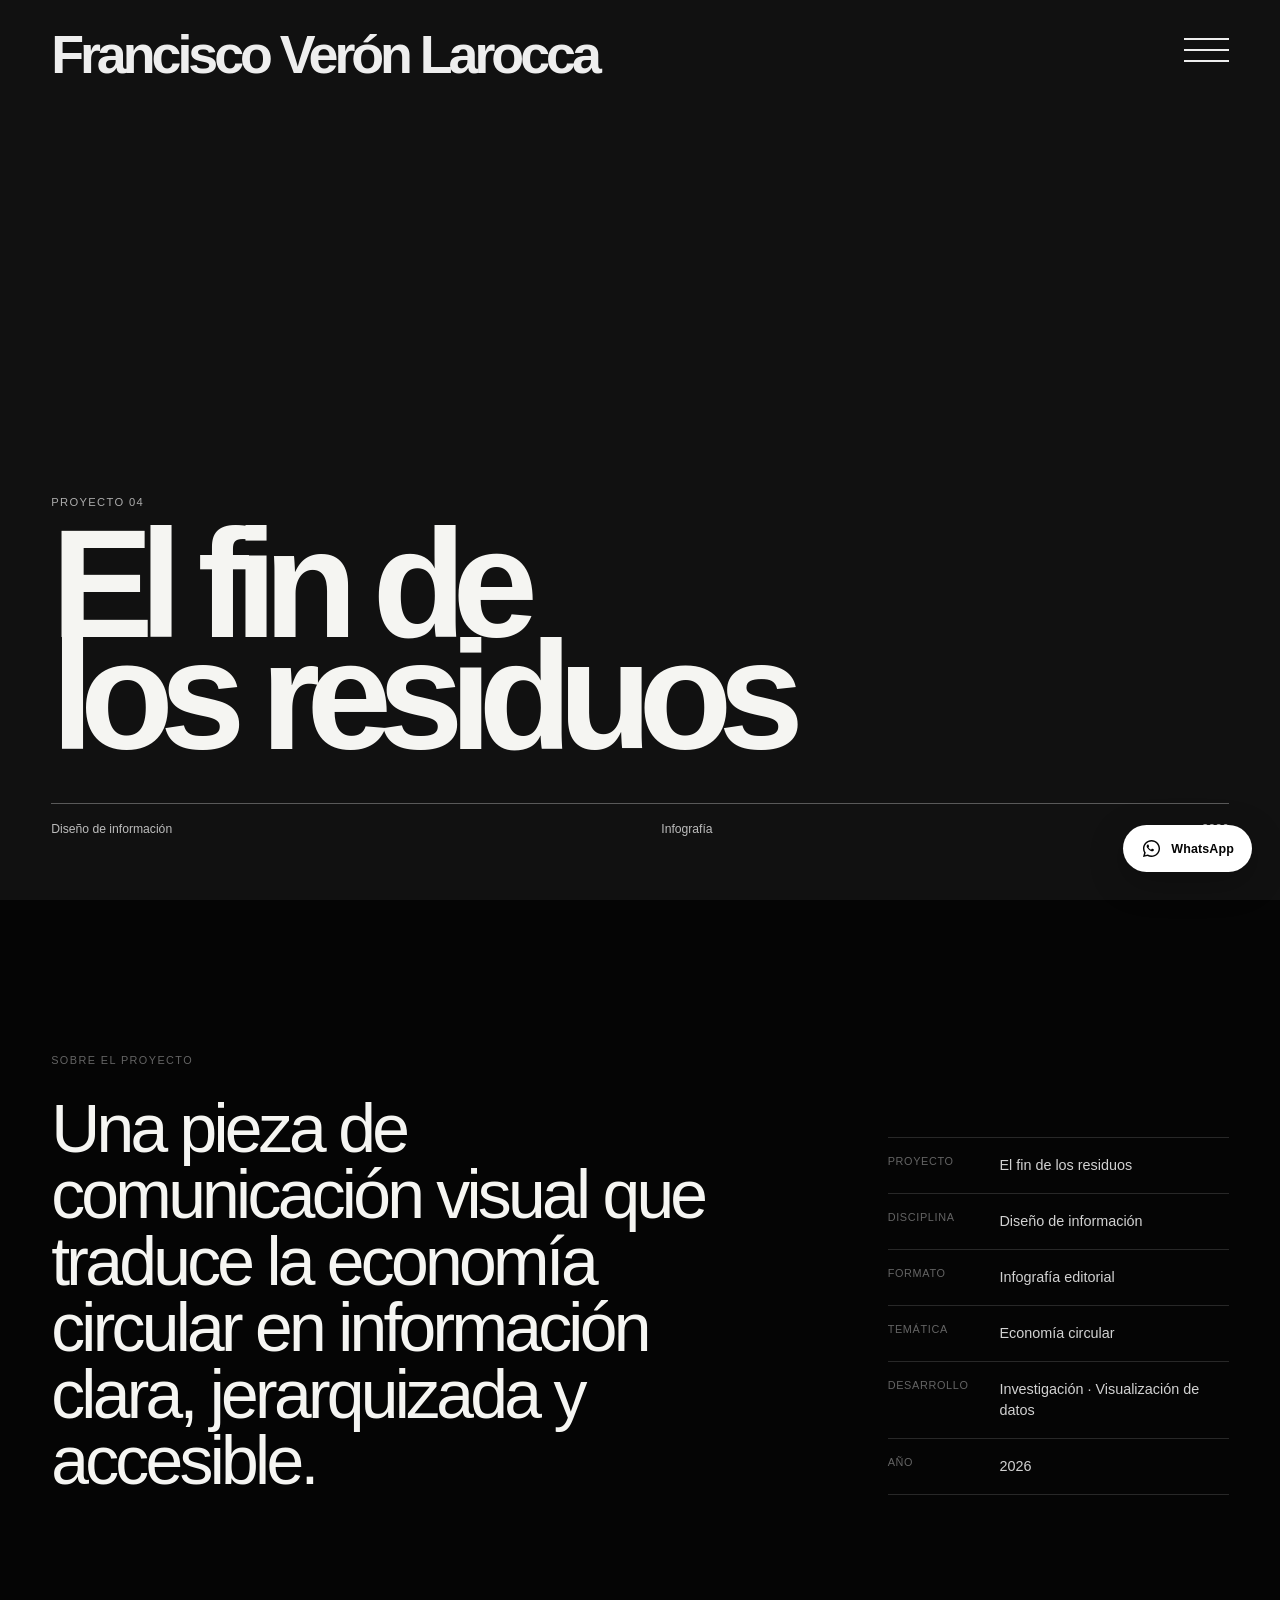
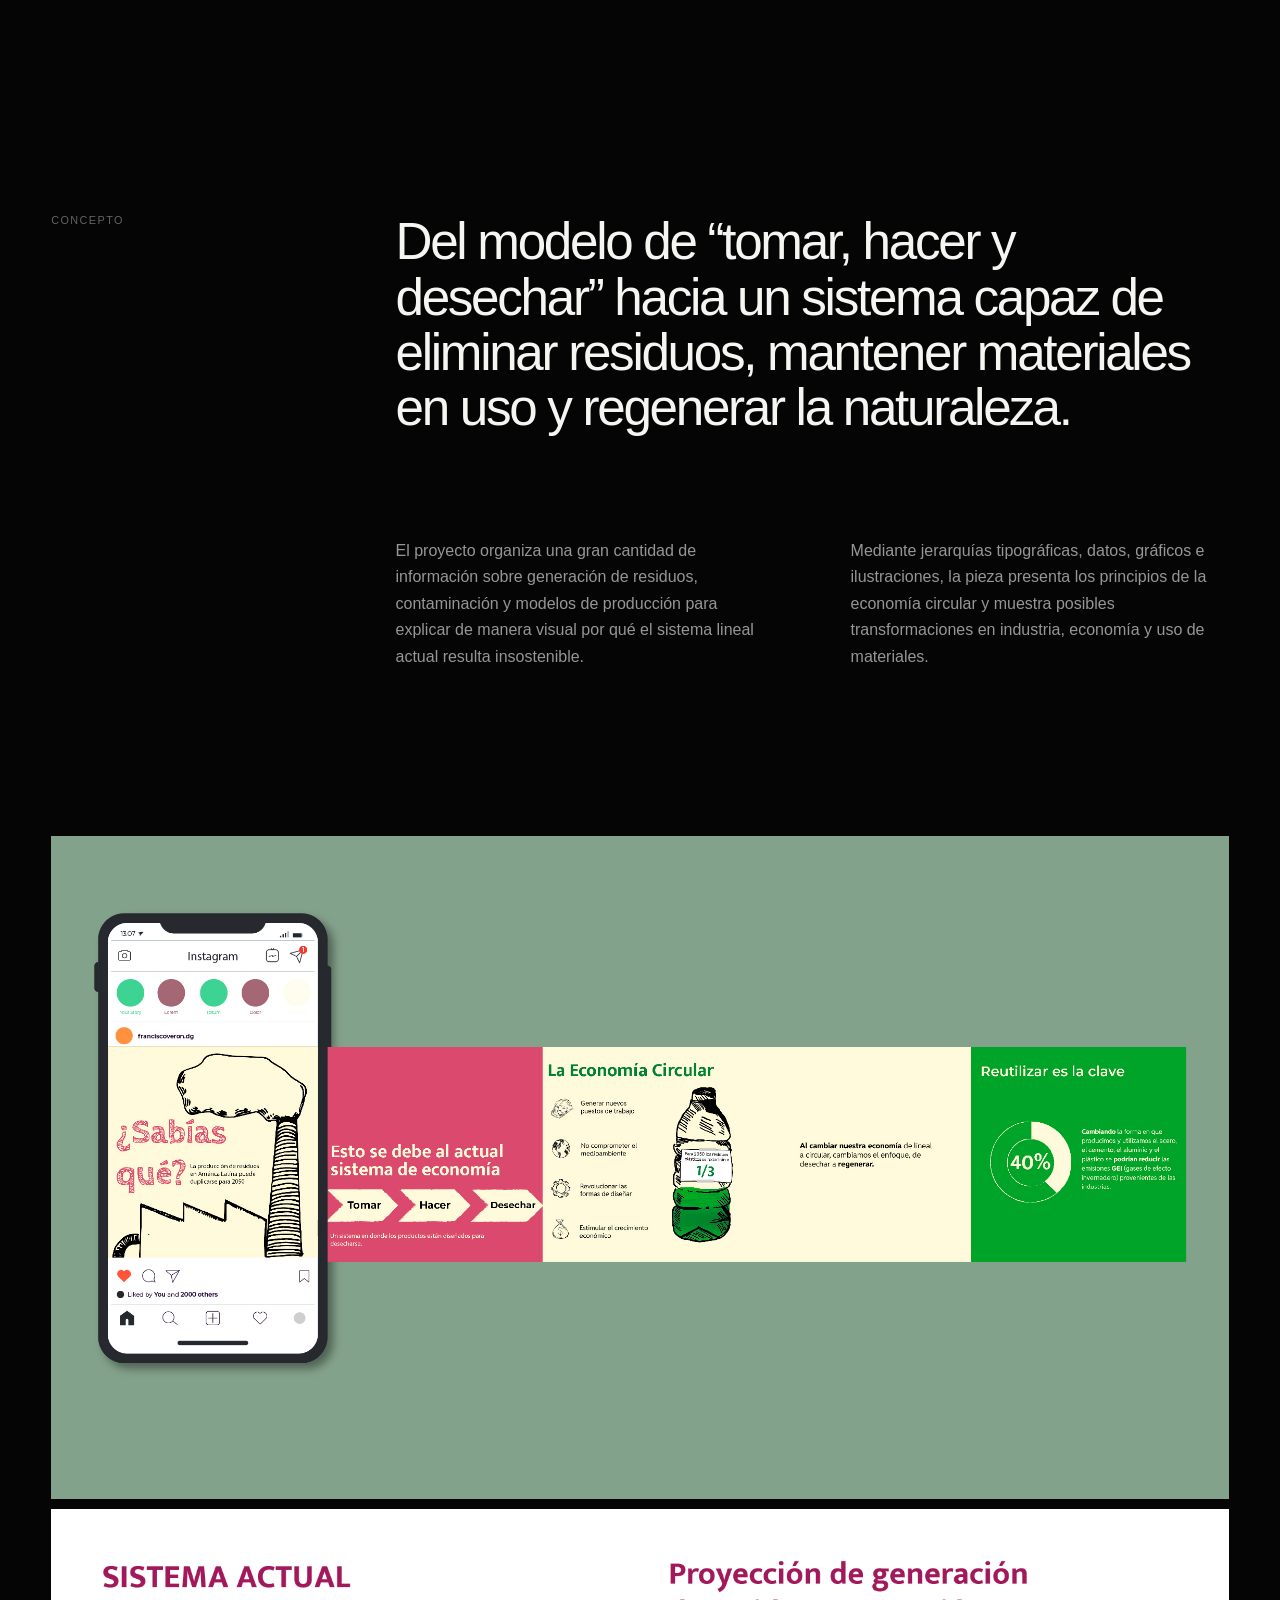
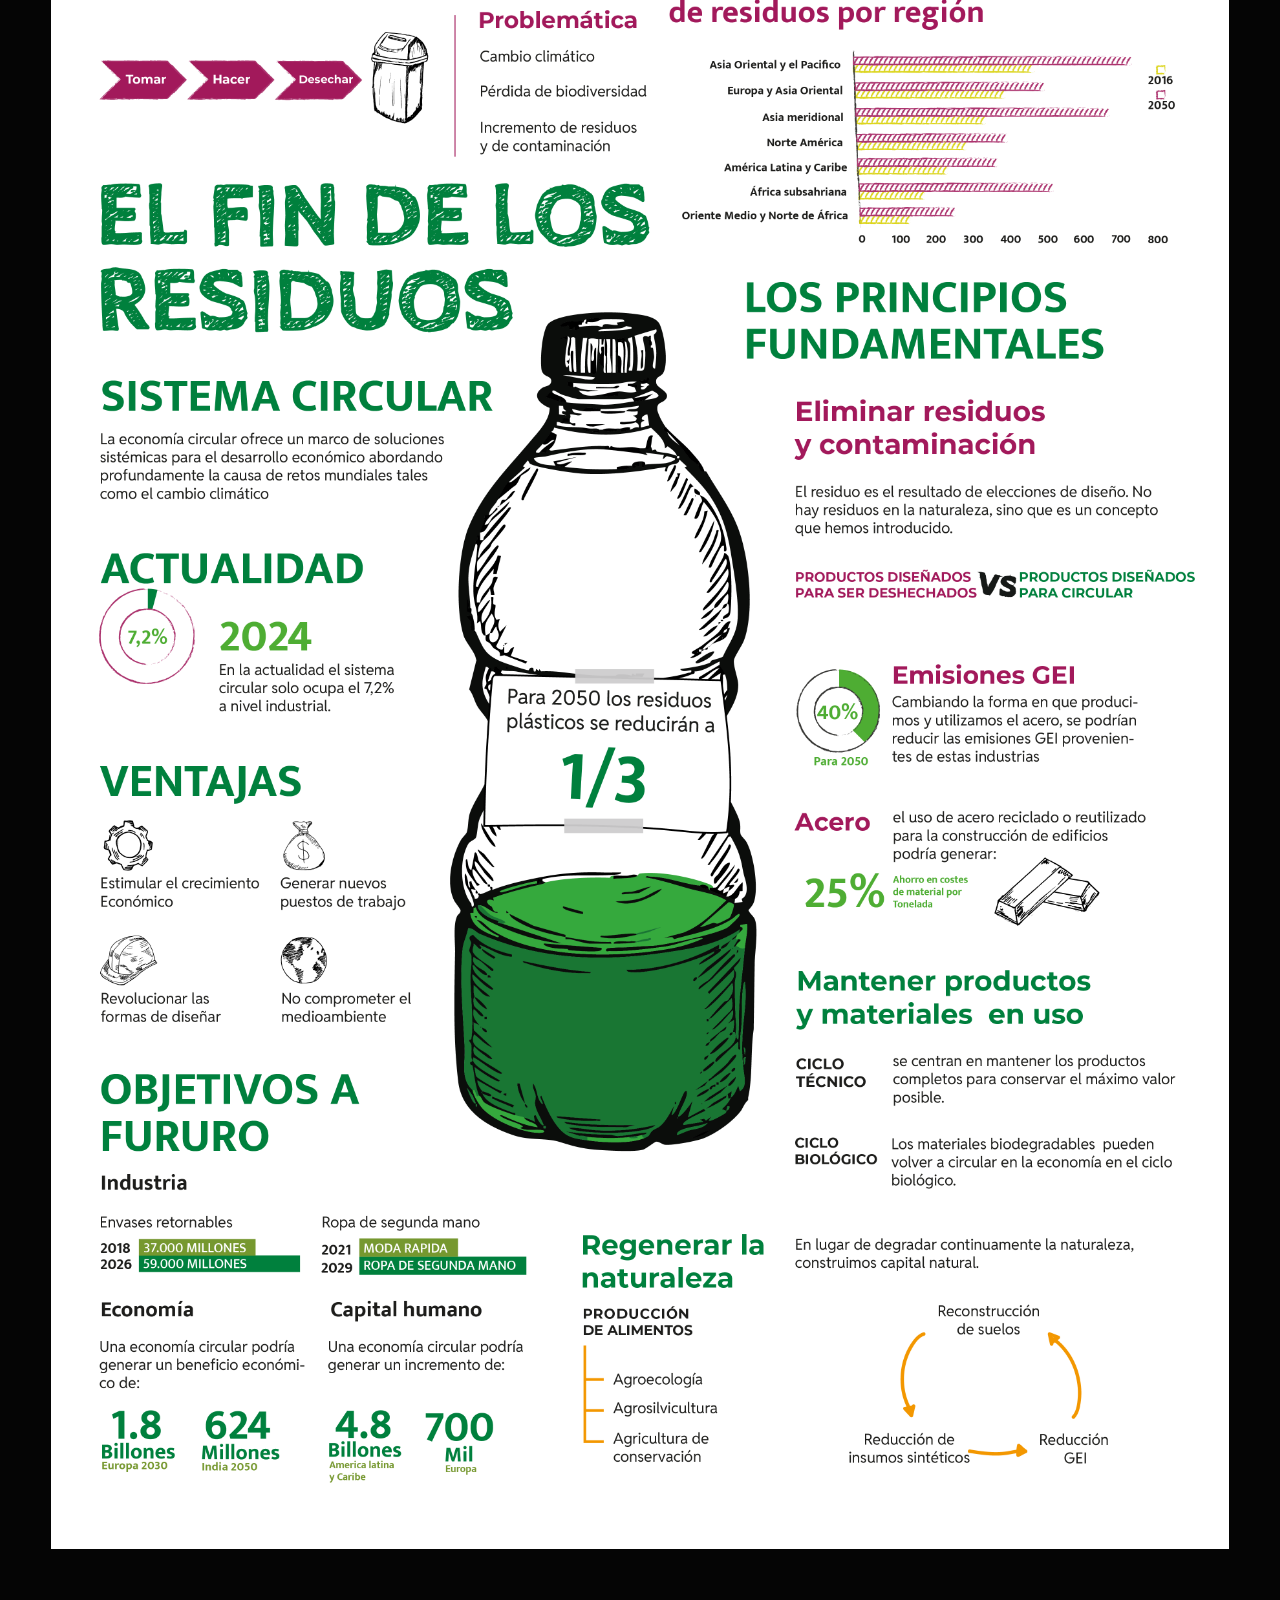
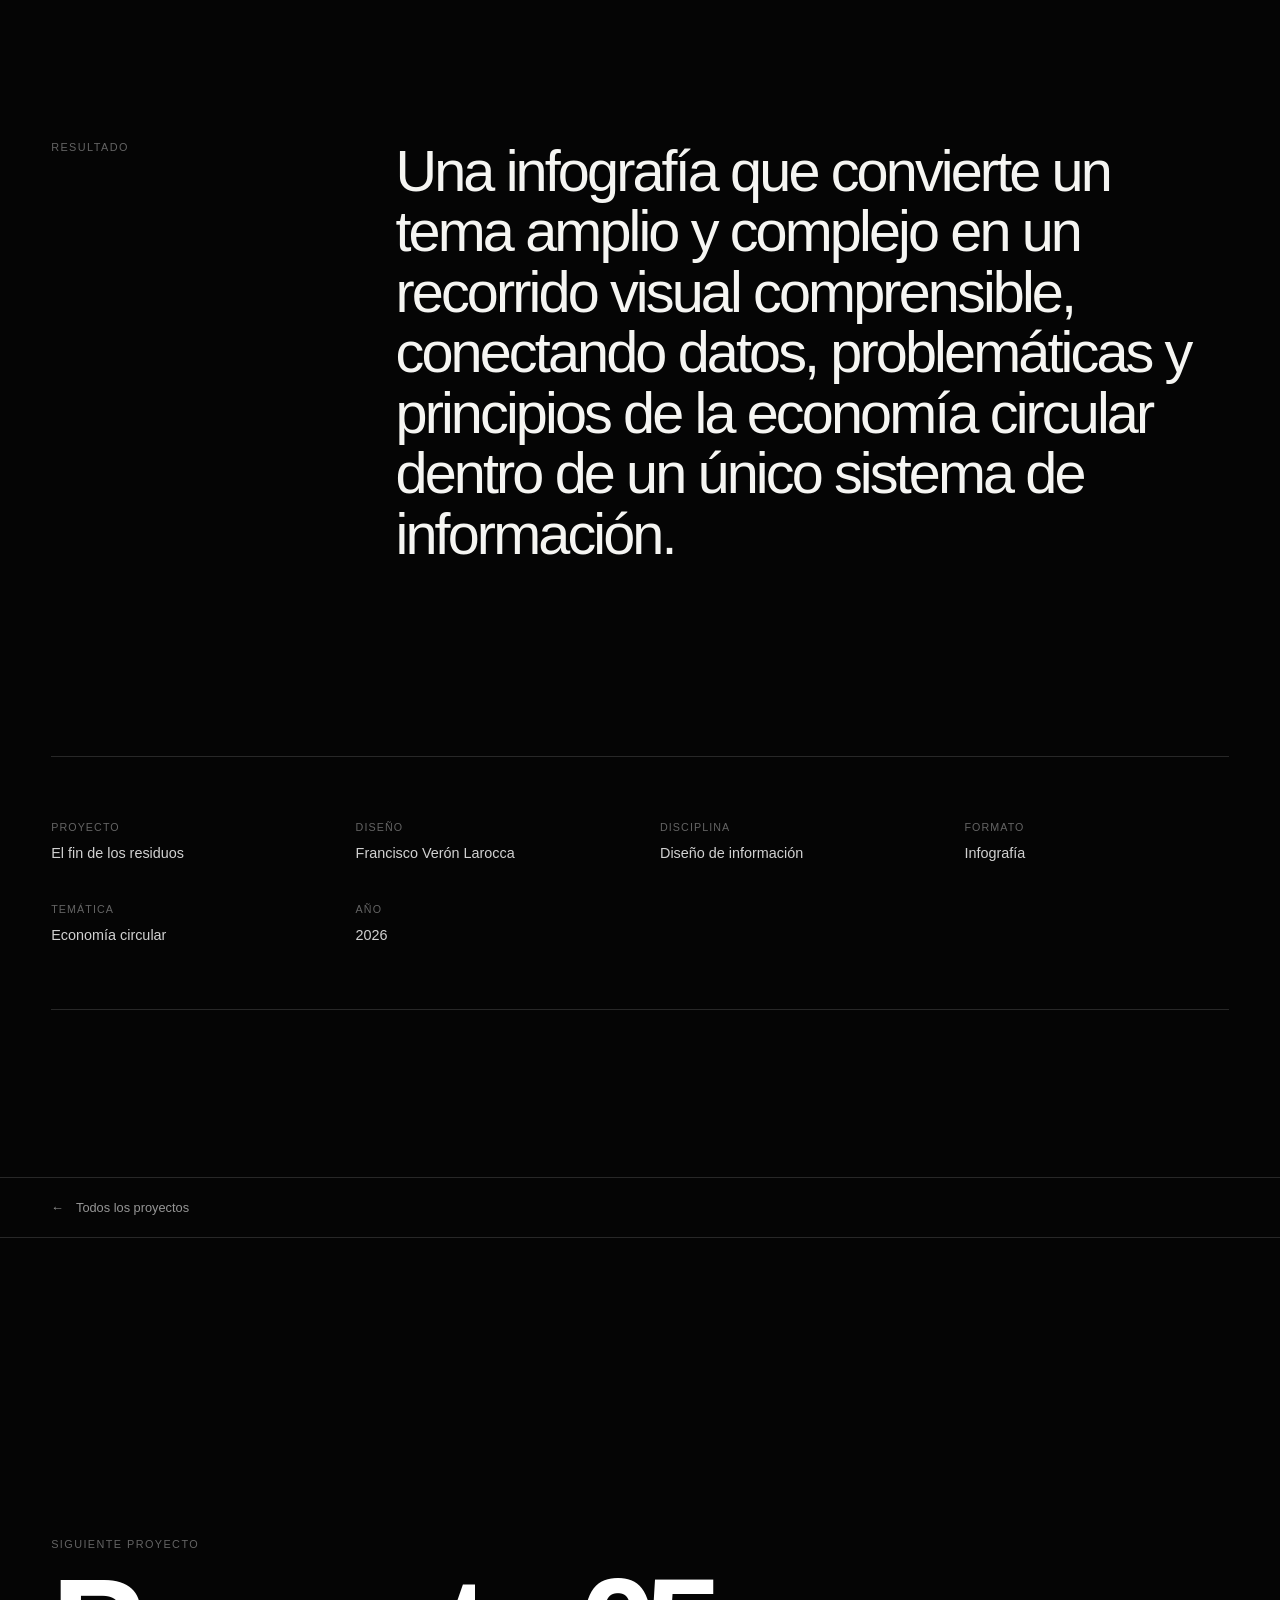
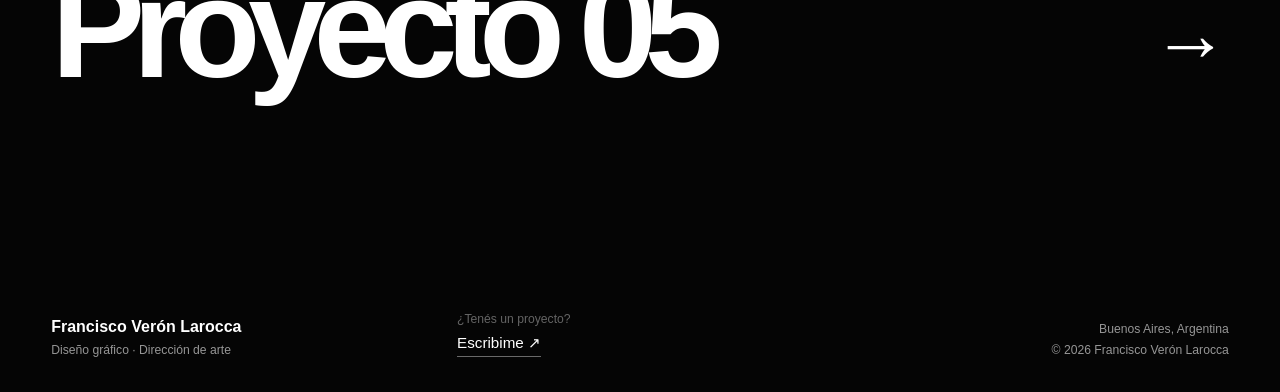
<file: proyecto-4.html>
<!DOCTYPE html>
<html lang="es">

<head>
  <meta charset="UTF-8">

  <meta
    name="viewport"
    content="width=device-width, initial-scale=1.0"
  >

  <meta
    name="description"
    content="El fin de los residuos — Proyecto de diseño de información e infografía sobre economía circular desarrollado por Francisco Verón Larocca."
  >

  <meta name="theme-color" content="#000000">

  <title>El fin de los residuos — Francisco Verón Larocca</title>

  <link rel="stylesheet" href="styles2.css">
</head>

<body>

  <!-- HEADER -->
  <header class="site-header">

    <a
      href="index.html"
      class="brand"
      aria-label="Francisco Verón Larocca — Volver al inicio"
    >
      Francisco Verón Larocca
    </a>

    <button
      class="menu-toggle"
      type="button"
      aria-label="Abrir menú"
      aria-expanded="false"
      aria-controls="menu"
    >
      <span aria-hidden="true"></span>
      <span aria-hidden="true"></span>
      <span aria-hidden="true"></span>
    </button>

  </header>


  <!-- MENU -->
  <nav class="menu" id="menu" aria-hidden="true">
    <a href="index.html#inicio">Inicio</a>
    <a href="index.html#arte">Proyectos</a>
    <a href="About.html">About me</a>
    <a href="index.html#contacto">Contacto</a>
  </nav>


  <!-- MAIN -->
  <main
    class="project-page project-page--circular"
    id="contenido"
  >


    <!-- HERO SIN IMAGEN -->
    <section
      class="project-hero project-hero--text"
      aria-labelledby="project-title"
    >

      <div class="project-hero-content">

        <span class="project-number">
          Proyecto 04
        </span>

        <h1 id="project-title">
          El fin de<br>los residuos
        </h1>

        <div class="project-hero-meta">

          <span>
            Diseño de información
          </span>

          <span>
            Infografía
          </span>

          <span>
            2026
          </span>

        </div>

      </div>

    </section>


    <!-- SOBRE EL PROYECTO -->
    <section class="project-intro">

      <div class="project-intro-heading">

        <span class="section-label">
          Sobre el proyecto
        </span>

        <h2>
          Una pieza de comunicación visual que traduce
          la economía circular en información clara,
          jerarquizada y accesible.
        </h2>

      </div>


      <div class="project-intro-info">

        <dl class="project-details">

          <div>
            <dt>Proyecto</dt>
            <dd>El fin de los residuos</dd>
          </div>

          <div>
            <dt>Disciplina</dt>
            <dd>Diseño de información</dd>
          </div>

          <div>
            <dt>Formato</dt>
            <dd>Infografía editorial</dd>
          </div>

          <div>
            <dt>Temática</dt>
            <dd>Economía circular</dd>
          </div>

          <div>
            <dt>Desarrollo</dt>
            <dd>Investigación · Visualización de datos</dd>
          </div>

          <div>
            <dt>Año</dt>
            <dd>2026</dd>
          </div>

        </dl>

      </div>

    </section>


    <!-- CONCEPTO -->
    <section class="project-text-section">

      <div class="project-text-label">

        <span class="section-label">
          Concepto
        </span>

      </div>


      <div class="project-text-content">

        <p class="project-lead">
          Del modelo de “tomar, hacer y desechar”
          hacia un sistema capaz de eliminar residuos,
          mantener materiales en uso y regenerar la naturaleza.
        </p>


        <div class="project-text-columns">

          <p>
            El proyecto organiza una gran cantidad de información
            sobre generación de residuos, contaminación y modelos
            de producción para explicar de manera visual por qué
            el sistema lineal actual resulta insostenible.
          </p>

          <p>
            Mediante jerarquías tipográficas, datos, gráficos
            e ilustraciones, la pieza presenta los principios de
            la economía circular y muestra posibles transformaciones
            en industria, economía y uso de materiales.
          </p>

        </div>

      </div>

    </section>


    <!-- GALERÍA ESPECIAL: SOLO DOS IMÁGENES -->
    <section
      class="project-gallery project-gallery--circular"
      aria-label="Galería del proyecto El fin de los residuos"
    >

      <!-- IMAGEN 01 · GRANDE -->
      <figure class="project-image project-image-full circular-image-main">

        <img
          src="p4/5768289-02.jpg"
          alt="Aplicación principal del proyecto El fin de los residuos"
          loading="lazy"
        >

      </figure>


      <!-- IMAGEN 02 · INFOGRAFÍA VERTICAL -->
      <figure class="circular-poster">

        <img
          src="p4/botella.png"
          alt="Infografía El fin de los residuos sobre economía circular"
          loading="lazy"
        >

      </figure>

    </section>


    <!-- RESULTADO -->
    <section class="project-result">

      <span class="section-label">
        Resultado
      </span>

      <p>
        Una infografía que convierte un tema amplio y complejo
        en un recorrido visual comprensible, conectando datos,
        problemáticas y principios de la economía circular
        dentro de un único sistema de información.
      </p>

    </section>


    <!-- CRÉDITOS -->
    <section
      class="project-credits"
      aria-label="Créditos del proyecto El fin de los residuos"
    >

      <div>
        <span>Proyecto</span>
        <p>El fin de los residuos</p>
      </div>

      <div>
        <span>Diseño</span>
        <p>Francisco Verón Larocca</p>
      </div>

      <div>
        <span>Disciplina</span>
        <p>Diseño de información</p>
      </div>

      <div>
        <span>Formato</span>
        <p>Infografía</p>
      </div>

      <div>
        <span>Temática</span>
        <p>Economía circular</p>
      </div>

      <div>
        <span>Año</span>
        <p>2026</p>
      </div>

    </section>


    <!-- NAVEGACIÓN -->
    <nav
      class="project-navigation"
      aria-label="Navegación entre proyectos"
    >

      <a
        href="index.html#arte"
        class="back-projects"
      >
        <span aria-hidden="true">←</span>
        Todos los proyectos
      </a>


      <a
        href="proyecto-5.html"
        class="next-project"
      >

        <span class="next-project-label">
          Siguiente proyecto
        </span>

        <div class="next-project-main">

          <h2>
            Proyecto 05
          </h2>

          <span
            class="next-project-arrow"
            aria-hidden="true"
          >
            →
          </span>

        </div>

      </a>

    </nav>

  </main>


  <!-- BOTÓN FLOTANTE WHATSAPP -->
  <a
    href="https://wa.me/5491123137663?text=Hola%20Francisco,%20vi%20tu%20portfolio%20y%20me%20gustar%C3%ADa%20consultarte%20por%20un%20proyecto."
    class="whatsapp-float"
    target="_blank"
    rel="noopener noreferrer"
    aria-label="Contactar a Francisco por WhatsApp"
  >

    <svg
      viewBox="0 0 32 32"
      aria-hidden="true"
    >

      <path
        fill="currentColor"
        d="M19.11 17.21c-.27-.14-1.6-.79-1.85-.88-.25-.09-.43-.14-.61.14-.18.27-.7.88-.86 1.06-.16.18-.32.2-.59.07-.27-.14-1.15-.42-2.19-1.35-.81-.72-1.36-1.61-1.52-1.88-.16-.27-.02-.42.12-.55.12-.12.27-.32.41-.48.14-.16.18-.27.27-.45.09-.18.05-.34-.02-.48-.07-.14-.61-1.47-.84-2.01-.22-.53-.45-.46-.61-.47h-.52c-.18 0-.48.07-.73.34-.25.27-.95.93-.95 2.27 0 1.34.98 2.63 1.11 2.81.14.18 1.92 2.93 4.65 4.11.65.28 1.16.45 1.55.58.65.21 1.24.18 1.71.11.52-.08 1.6-.65 1.83-1.29.23-.63.23-1.18.16-1.29-.07-.11-.25-.18-.52-.32z"
      />

      <path
        fill="currentColor"
        d="M16.03 3C8.84 3 3 8.83 3 16c0 2.29.6 4.53 1.74 6.5L3 29l6.68-1.75A13 13 0 0 0 16.03 29C23.2 29 29 23.17 29 16S23.2 3 16.03 3zm0 23.81a10.8 10.8 0 0 1-5.5-1.5l-.39-.23-3.96 1.04 1.06-3.86-.25-.4A10.78 10.78 0 0 1 5.18 16c0-5.97 4.86-10.82 10.85-10.82 5.98 0 10.79 4.85 10.79 10.82s-4.81 10.81-10.79 10.81z"
      />

    </svg>

    <span>
      WhatsApp
    </span>

  </a>


  <!-- FOOTER -->
  <footer class="project-footer">

    <div class="project-footer-left">

      <a href="index.html">
        Francisco Verón Larocca
      </a>

      <span>
        Diseño gráfico · Dirección de arte
      </span>

    </div>


    <div class="project-footer-center">

  <span>
    ¿Tenés un proyecto?
  </span>

  <a
    href="https://mail.google.com/mail/?view=cm&fs=1&to=franciscoveron40@gmail.com&su=Consulta%20desde%20tu%20portfolio"
    target="_blank"
    rel="noopener noreferrer"
  >
    Escribime ↗
  </a>

</div>

    <div class="project-footer-right">

      <span>
        Buenos Aires, Argentina
      </span>

      <span>
        © <span id="year"></span> Francisco Verón Larocca
      </span>

    </div>

  </footer>


  <script src="app.js"></script>

</body>

</html>
</file>
<file: styles.css>
/* =========================================================
   JF STUDIO
   Global Styles
========================================================= */


/* =========================================================
   VARIABLES
========================================================= */

:root {
  --black: #050505;
  --black-soft: #0a0a0a;
  --surface: #111111;

  --white: #f5f5f2;
  --white-pure: #ffffff;

  --text-primary: rgba(255, 255, 255, 0.96);
  --text-secondary: rgba(255, 255, 255, 0.62);
  --text-muted: rgba(255, 255, 255, 0.38);

  --line: rgba(255, 255, 255, 0.14);
  --line-strong: rgba(255, 255, 255, 0.28);

  --pad: clamp(20px, 4vw, 68px);
  --gap: clamp(8px, 0.75vw, 14px);

  --max-width: 1900px;

  --ease:
    cubic-bezier(0.16, 1, 0.3, 1);

  --ease-soft:
    cubic-bezier(0.22, 1, 0.36, 1);
}


/* =========================================================
   RESET
========================================================= */

*,
*::before,
*::after {
  box-sizing: border-box;
}

html {
  scroll-behavior: smooth;
  background: var(--black);
}

body {
  margin: 0;
  min-width: 320px;

  background: var(--black);
  color: var(--white);

  font-family:
    "Archivo",
    Inter,
    "Helvetica Neue",
    Helvetica,
    Arial,
    sans-serif;

  -webkit-font-smoothing: antialiased;
  -moz-osx-font-smoothing: grayscale;

  text-rendering: optimizeLegibility;

  overflow-x: hidden;
}

body.menu-open {
  overflow: hidden;
}

h1,
h2,
h3,
p {
  margin-top: 0;
}

img {
  display: block;

  width: 100%;
  max-width: 100%;
}

a {
  color: inherit;
  text-decoration: none;
}

button,
input,
textarea,
select {
  font: inherit;
}

button {
  color: inherit;
}


/* =========================================================
   SELECTION
========================================================= */

::selection {
  background: var(--white);
  color: var(--black);
}


/* =========================================================
   HEADER
========================================================= */

.site-header {
  position: fixed;
  z-index: 1000;

  top: 0;
  left: 0;

  width: 100%;

  padding:
    clamp(22px, 2.5vw, 38px)
    var(--pad);

  display: flex;
  align-items: flex-start;
  justify-content: space-between;

  pointer-events: none;

  color: #fff;

  mix-blend-mode: difference;
}

.brand,
.menu-toggle {
  pointer-events: auto;
}


/* BRAND */

.brand {
  display: inline-block;

  font-size: clamp(2.5rem, 4.5vw, 5.4rem);
  font-weight: 700;

  line-height: 0.78;
  letter-spacing: -0.075em;

  white-space: nowrap;

  transition:
    opacity 250ms ease;
}

.brand:hover {
  opacity: 0.68;
}


/* =========================================================
   MENU BUTTON
========================================================= */

.menu-toggle {
  position: relative;

  width: 46px;
  height: 34px;

  padding: 0;

  border: 0;

  background: transparent;

  cursor: pointer;
}

.menu-toggle span {
  position: absolute;

  left: 0;

  width: 100%;
  height: 2px;

  background: currentColor;

  transform-origin: center;

  transition:
    top 500ms var(--ease),
    transform 500ms var(--ease),
    opacity 220ms ease;
}

.menu-toggle span:nth-child(1) {
  top: 5px;
}

.menu-toggle span:nth-child(2) {
  top: 16px;
}

.menu-toggle span:nth-child(3) {
  top: 27px;
}


/* OPEN */

.menu-open .menu-toggle span:nth-child(1) {
  top: 16px;

  transform: rotate(45deg);
}

.menu-open .menu-toggle span:nth-child(2) {
  opacity: 0;

  transform: scaleX(0);
}

.menu-open .menu-toggle span:nth-child(3) {
  top: 16px;

  transform: rotate(-45deg);
}


/* =========================================================
   FULLSCREEN MENU
========================================================= */

.menu {
  position: fixed;
  z-index: 900;

  inset: 0;

  min-height: 100dvh;

  padding:
    clamp(120px, 12vw, 190px)
    var(--pad)
    var(--pad);

  display: flex;
  flex-direction: column;

  align-items: flex-start;
  justify-content: center;

  background: var(--black-soft);

  visibility: hidden;
  opacity: 0;

  transform: translateY(-24px);

  transition:
    opacity 450ms ease,
    transform 650ms var(--ease),
    visibility 450ms;
}

.menu-open .menu {
  visibility: visible;
  opacity: 1;

  transform: translateY(0);
}

.menu a {
  position: relative;

  display: inline-block;

  font-size: clamp(4rem, 9vw, 10.5rem);
  font-weight: 650;

  line-height: 0.82;
  letter-spacing: -0.075em;

  transition:
    opacity 250ms ease,
    transform 500ms var(--ease);
}

.menu a:hover {
  opacity: 0.38;

  transform: translateX(15px);
}


/* =========================================================
   HERO SPACER
========================================================= */

.hero {
  min-height: clamp(430px, 50vh, 720px);
}


/* =========================================================
   IMAGE HERO
========================================================= */

.hero-banner {
  position: relative;

  width: 100%;
  height: 100svh;
  min-height: 640px;

  overflow: hidden;

  background: var(--surface);
}

.hero-banner__image {
  position: absolute;

  inset: 0;

  width: 100%;
  height: 100%;

  object-fit: cover;
  object-position: center;

  transform: scale(1.015);

  transition:
    transform 1.4s var(--ease);
}

.hero-banner:hover .hero-banner__image {
  transform: scale(1.045);
}

.hero-banner__overlay {
  position: absolute;
  z-index: 1;

  inset: 0;

  background:
    linear-gradient(
      180deg,
      rgba(0, 0, 0, 0.04) 0%,
      rgba(0, 0, 0, 0.08) 42%,
      rgba(0, 0, 0, 0.76) 100%
    );
}

.hero-banner__content {
  position: absolute;
  z-index: 2;

  left: var(--pad);
  right: var(--pad);
  bottom: clamp(38px, 5vw, 78px);

  max-width: var(--max-width);

  margin: 0 auto;
}

.hero-banner__eyebrow {
  display: block;

  margin-bottom: 20px;

  font-size: 0.7rem;
  font-weight: 500;

  letter-spacing: 0.14em;

  text-transform: uppercase;

  color: rgba(255, 255, 255, 0.68);
}

.hero-banner h1 {
  max-width: 1400px;

  margin: 0;

  font-size: clamp(4.5rem, 9vw, 10.5rem);
  font-weight: 650;

  line-height: 0.78;
  letter-spacing: -0.08em;
}

.hero-banner__link {
  display: inline-flex;
  align-items: center;

  gap: 12px;

  margin-top: clamp(32px, 4vw, 55px);

  padding-bottom: 6px;

  border-bottom:
    1px solid rgba(255, 255, 255, 0.65);

  font-size: 0.86rem;

  transition:
    border-color 250ms ease;
}

.hero-banner__link span {
  transition:
    transform 450ms var(--ease);
}

.hero-banner__link:hover {
  border-color: #fff;
}

.hero-banner__link:hover span {
  transform: translate(4px, 4px);
}


/* =========================================================
   TOP BANNER
========================================================= */

.top-banner {
  position: relative;
  z-index: 1100;

  width: 100%;
  height: 38px;

  display: flex;
  align-items: center;

  overflow: hidden;

 background: #ffffff;
color: #000000;
}

.banner-track {
  display: flex;

  width: max-content;

  white-space: nowrap;

  animation:
    banner-scroll
    22s
    linear
    infinite;
}

.banner-track span {
  display: inline-block;

  padding-right: 48px;

  font-size: 0.7rem;
  font-weight: 600;

  letter-spacing: 0.13em;
  text-transform: uppercase;
}

@keyframes banner-scroll {

  from {
    transform: translateX(0);
  }

  to {
    transform: translateX(-50%);
  }

}


/* =========================================================
   WORK
========================================================= */

.work-section {
  width: 100%;

  padding:
    0
    var(--pad)
    clamp(140px, 17vw, 290px);
}


/* TITLE */

.section-heading {
  width: 100%;
  max-width: var(--max-width);

  margin:
    0
    auto
    clamp(50px, 7vw, 110px);
}

.section-heading h1 {
  margin: 0;

  font-size: clamp(4.5rem, 8.8vw, 10.5rem);
  font-weight: 650;

  line-height: 0.78;
  letter-spacing: -0.085em;
}


/* =========================================================
   PROJECT GRID
========================================================= */

.project-grid {
  width: 100%;
  max-width: var(--max-width);

  margin: 0 auto;

  display: grid;
  grid-template-columns:
    repeat(2, minmax(0, 1fr));

  gap: var(--gap);
}


/* =========================================================
   PROJECT CARD
========================================================= */

.project-card {
  position: relative;

  display: block;

  overflow: hidden;

  aspect-ratio: 1.78 / 1;

  background: var(--surface);
  color: inherit;

  cursor: pointer;

  isolation: isolate;
}

.project-card img {
  position: absolute;

  inset: 0;

  width: 100%;
  height: 100%;

  object-fit: cover;

  transform: scale(1.001);

  filter:
    brightness(0.94)
    saturate(0.92);

  transition:
    transform 1.1s var(--ease),
    filter 700ms ease;
}


/* OVERLAY */

.project-card::after {
  content: "";

  position: absolute;
  z-index: 1;

  inset: 0;

  background:
    linear-gradient(
      180deg,
      transparent 35%,
      rgba(0, 0, 0, 0.06) 50%,
      rgba(0, 0, 0, 0.76) 100%
    );

  opacity: 0.9;

  transition:
    opacity 500ms ease;
}


/* HOVER */

@media (hover: hover) {

  .project-card:hover img {
    transform: scale(1.045);

    filter:
      brightness(1)
      saturate(1);
  }

  .project-card:hover::after {
    opacity: 1;
  }

}


/* =========================================================
   PROJECT INFO
========================================================= */

.project-overlay {
  position: absolute;
  z-index: 2;

  left: 0;
  right: 0;
  bottom: 0;

  padding:
    clamp(18px, 2vw, 32px);

  display: grid;

  grid-template-columns:
    minmax(0, 1fr)
    auto;

  align-items: end;

  gap: 24px;
}

.project-overlay > div {
  min-width: 0;
}

.project-overlay h2 {
  margin: 0;

  max-width: 95%;

  font-size: clamp(1.8rem, 2.8vw, 3.7rem);
  font-weight: 600;

  line-height: 0.9;
  letter-spacing: -0.055em;
}

.project-overlay p {
  margin: 10px 0 0;

  font-size: clamp(0.7rem, 0.8vw, 0.86rem);
  font-weight: 400;

  color: rgba(255, 255, 255, 0.62);
}

.project-overlay > span {
  flex-shrink: 0;

  font-size: clamp(0.7rem, 0.8vw, 0.86rem);

  color: rgba(255, 255, 255, 0.58);

  transition:
    color 300ms ease,
    transform 450ms var(--ease);
}

.project-card:hover .project-overlay > span {
  color: #fff;

  transform: translateY(-3px);
}


/* =========================================================
   CONTACT
========================================================= */

.contact-section {
  width: 100%;
  min-height: 100vh;

  padding:
    clamp(110px, 11vw, 180px)
    var(--pad);

  display: grid;

  grid-template-columns:
    minmax(0, 0.95fr)
    minmax(0, 1.05fr);

  gap: clamp(80px, 9vw, 160px);

  align-items: center;

  background: var(--black);
  color: var(--white);

  border-top:
    1px solid var(--line);
}


/* FORM SIDE */

.contact-form-wrapper {
  width: 100%;
  max-width: 620px;
}

.contact-form-wrapper h2 {
  margin:
    0
    0
    clamp(50px, 6vw, 80px);

  font-size: clamp(3rem, 4.5vw, 5rem);
  font-weight: 500;

  line-height: 0.95;
  letter-spacing: -0.045em;
}

.contact-form {
  display: flex;
  flex-direction: column;

  gap: 26px;
}

.form-group {
  position: relative;

  display: flex;
  flex-direction: column;

  gap: 9px;
}

.form-group label {
  font-size: 0.72rem;
  font-weight: 500;

  letter-spacing: 0.05em;

  text-transform: uppercase;

  color: var(--text-muted);
}


/* INPUT */

.form-group input,
.form-group textarea,
.form-group select {
  width: 100%;

  border: 0;
  border-bottom:
    1px solid rgba(255, 255, 255, 0.28);

  border-radius: 0;

  outline: none;

  padding:
    14px
    0
    16px;

  background: transparent;
  color: var(--white);

  font-size: clamp(1.15rem, 1.4vw, 1.45rem);
  font-weight: 400;

  transition:
    border-color 250ms ease;
}

.form-group input::placeholder,
.form-group textarea::placeholder {
  color: rgba(255, 255, 255, 0.26);
}

.form-group input:focus,
.form-group textarea:focus,
.form-group select:focus {
  border-color: #fff;
}

.form-group textarea {
  min-height: 130px;

  resize: vertical;
}


/* BUTTON */

.contact-button {
  width: fit-content;
  min-width: 150px;

  margin-top: 10px;

  padding:
    15px
    28px;

  border:
    1px solid rgba(255, 255, 255, 0.85);

  border-radius: 0;

  background: transparent;
  color: #fff;

  font-size: 0.82rem;
  font-weight: 500;

  letter-spacing: 0.03em;

  cursor: pointer;

  transition:
    background 300ms ease,
    color 300ms ease;
}

.contact-button:hover {
  background: #fff;
  color: #000;
}


/* CONTACT INFORMATION */

.contact-info {
  width: 100%;
  max-width: 720px;

  display: flex;
  flex-direction: column;

  align-items: flex-start;
}

.contact-small {
  margin-bottom: 25px;

  font-size: 0.68rem;
  font-weight: 500;

  letter-spacing: 0.14em;
  text-transform: uppercase;

  color: var(--text-muted);
}

.contact-info h3 {
  max-width: 720px;

  margin: 0;

  font-size: clamp(3.4rem, 5.6vw, 6.7rem);
  font-weight: 500;

  line-height: 0.92;
  letter-spacing: -0.06em;
}

.contact-info p {
  max-width: 520px;

  margin: 34px 0 0;

  font-size: clamp(0.98rem, 1.1vw, 1.1rem);

  line-height: 1.7;

  color: var(--text-secondary);
}

.contact-info p + p {
  margin-top: 16px;
}

.contact-mail {
  display: inline-flex;
  align-items: center;

  gap: 10px;

  margin-top: clamp(45px, 6vw, 75px);

  padding-bottom: 6px;

  border-bottom:
    1px solid rgba(255, 255, 255, 0.45);

  font-size: clamp(1rem, 1.25vw, 1.18rem);

  transition:
    border-color 250ms ease;
}

.contact-mail span {
  display: inline-block;

  transition:
    transform 400ms var(--ease);
}

.contact-mail:hover {
  border-color: #fff;
}

.contact-mail:hover span {
  transform: translate(4px, -4px);
}


/* =========================================================
   FOOTER
========================================================= */

.footer {
  position: relative;

  width: 100%;
  min-height: 65vh;

  padding:
    clamp(90px, 10vw, 160px)
    var(--pad)
    clamp(35px, 5vw, 70px);

  display: flex;
  flex-direction: column;

  justify-content: flex-end;

  border-top:
    1px solid var(--line);

  color: var(--text-secondary);
}

.footer p {
  max-width: 1500px;

  margin:
    0
    0
    clamp(60px, 8vw, 110px);

  color: var(--white);

  font-size: clamp(3.5rem, 8vw, 9rem);
  font-weight: 600;

  line-height: 0.8;
  letter-spacing: -0.08em;
}

.footer a {
  position: relative;

  width: fit-content;

  padding-bottom: 5px;

  font-size: 0.86rem;
}

.footer a::after {
  content: "";

  position: absolute;

  left: 0;
  bottom: 0;

  width: 100%;
  height: 1px;

  background: currentColor;

  transform: scaleX(1);
  transform-origin: left;

  transition:
    transform 450ms var(--ease);
}

.footer a:hover::after {
  transform: scaleX(0);

  transform-origin: right;
}


/* =========================================================
   SCROLL REVEAL
========================================================= */

.reveal {
  opacity: 0;

  transform: translateY(40px);

  transition:
    opacity 900ms ease,
    transform 1000ms var(--ease);
}

.reveal.is-visible {
  opacity: 1;

  transform: translateY(0);
}


/* =========================================================
   FOCUS
========================================================= */

a:focus-visible,
button:focus-visible,
input:focus-visible,
textarea:focus-visible,
select:focus-visible {
  outline:
    1px solid #fff;

  outline-offset: 5px;
}

/* =========================================================
   GLOBAL RESPONSIVE SAFETY
========================================================= */

html,
body {
  width: 100%;
  max-width: 100%;
}

html {
  overflow-x: clip;
}

body {
  min-width: 0;
}

.site-header,
.menu,
.hero,
.hero-banner,
.hero-banner__content,
.work-section,
.section-heading,
.project-grid,
.project-card,
.project-overlay,
.contact-section,
.contact-form-wrapper,
.contact-info,
.footer {
  min-width: 0;
}

img,
video,
svg,
canvas {
  max-width: 100%;
}

.form-group select option {
  background: var(--black-soft);
  color: var(--white);
}


/* =========================================================
   WHATSAPP FLOTANTE
========================================================= */

.whatsapp-float {
  position: fixed;
  right: 28px;
  bottom: 28px;
  z-index: 2000;

  display: flex;
  align-items: center;
  justify-content: center;
  gap: 9px;

  min-height: 46px;
  padding: 13px 18px;

  background: #ffffff;
  color: #050505;

  border-radius: 100px;

  font-size: 0.78rem;
  font-weight: 600;
  letter-spacing: 0.01em;

  box-shadow: 0 10px 35px rgba(0, 0, 0, 0.25);

  transition:
    transform 400ms var(--ease),
    background 300ms ease,
    color 300ms ease,
    box-shadow 400ms ease;
}

.whatsapp-float svg {
  width: 21px;
  height: 21px;
  flex-shrink: 0;
}

@media (hover: hover) and (pointer: fine) {
  .whatsapp-float:hover {
    transform: translateY(-5px);
    background: #25d366;
    color: #ffffff;
    box-shadow: 0 16px 45px rgba(0, 0, 0, 0.35);
  }
}


/* =========================================================
   LARGE DESKTOP
========================================================= */

@media (min-width: 1800px) {
  .project-grid,
  .section-heading,
  .hero-banner__content {
    max-width: 1900px;
  }
}


/* =========================================================
   NOTEBOOK / DESKTOP MEDIANO
========================================================= */

@media (max-width: 1440px) {
  :root {
    --pad: clamp(24px, 3.5vw, 52px);
  }

  .brand {
    font-size: clamp(2.3rem, 4vw, 4.4rem);
  }

  .hero-banner h1,
  .section-heading h1 {
    font-size: clamp(4.4rem, 8.2vw, 8.5rem);
  }

  .contact-section {
    gap: clamp(60px, 7vw, 100px);
  }
}

@media (max-width: 1200px) {
  .site-header {
    align-items: center;
  }

  .brand {
    font-size: clamp(2rem, 4.1vw, 3.7rem);
  }

  .menu-toggle {
    width: 42px;
  }

  .hero-banner {
    min-height: 600px;
  }

  .section-heading h1 {
    font-size: clamp(4rem, 8.8vw, 7.6rem);
  }

  .project-overlay h2 {
    font-size: clamp(1.7rem, 2.8vw, 3.1rem);
  }

  .contact-section {
    min-height: auto;
  }

  .contact-info h3 {
    font-size: clamp(3.3rem, 5.5vw, 5.6rem);
  }
}


/* =========================================================
   TABLET LANDSCAPE / NOTEBOOK CHICA
========================================================= */

@media (max-width: 1024px) {
  :root {
    --pad: clamp(22px, 4vw, 38px);
    --gap: 12px;
  }

  .site-header {
    padding-top: 22px;
    padding-bottom: 22px;
  }

  .brand {
    max-width: calc(100% - 72px);
    font-size: clamp(1.9rem, 4.5vw, 3rem);
    line-height: 0.86;
  }

  .menu {
    padding-top: 110px;
    padding-bottom: 40px;
    overflow-y: auto;
  }

  .menu a {
    font-size: clamp(3.8rem, 9vw, 6.7rem);
    line-height: 0.86;
  }

  .hero {
    min-height: clamp(330px, 42vh, 500px);
  }

  .hero-banner {
    height: 92dvh;
    min-height: 560px;
  }

  .hero-banner h1 {
    font-size: clamp(3.8rem, 9.5vw, 6.8rem);
    line-height: 0.82;
  }

  .section-heading h1 {
    font-size: clamp(3.8rem, 9.5vw, 6.8rem);
  }

  .project-card {
    aspect-ratio: 1.6 / 1;
  }

  .project-overlay {
    padding: clamp(18px, 2.5vw, 26px);
    gap: 16px;
  }

  .contact-section {
    grid-template-columns: 1fr;
    align-items: start;
    gap: 76px;
    padding-top: 100px;
    padding-bottom: 100px;
  }

  .contact-form-wrapper,
  .contact-info {
    width: 100%;
    max-width: 760px;
  }

  .contact-info {
    order: -1;
  }

  .footer {
    min-height: 56vh;
  }
}


/* =========================================================
   TABLET VERTICAL
========================================================= */

@media (max-width: 900px) {
  .project-grid {
    grid-template-columns: 1fr;
  }

  .project-card {
    aspect-ratio: 1.5 / 1;
  }

  .project-overlay h2 {
    font-size: clamp(2.15rem, 5.8vw, 3.7rem);
  }
}

@media (max-width: 768px) {
  :root {
    --pad: clamp(18px, 4vw, 28px);
  }

  .site-header {
    padding-top: 18px;
    padding-bottom: 18px;
  }

  .brand {
    max-width: calc(100% - 62px);
    font-size: clamp(1.45rem, 5.3vw, 2.35rem);
    line-height: 0.92;
    letter-spacing: -0.05em;
  }

  .menu-toggle {
    width: 36px;
    height: 29px;
    flex: 0 0 36px;
  }

  .menu-toggle span:nth-child(1) {
    top: 3px;
  }

  .menu-toggle span:nth-child(2) {
    top: 13px;
  }

  .menu-toggle span:nth-child(3) {
    top: 23px;
  }

  .menu-open .menu-toggle span:nth-child(1),
  .menu-open .menu-toggle span:nth-child(3) {
    top: 13px;
  }

  .menu {
    justify-content: center;
    padding:
      max(92px, env(safe-area-inset-top))
      var(--pad)
      max(28px, env(safe-area-inset-bottom));
  }

  .menu a {
    max-width: 100%;
    font-size: clamp(3.1rem, 11vw, 5.2rem);
    line-height: 0.9;
  }

  .hero {
    min-height: 31vh;
  }

  .hero-banner {
    height: 88dvh;
    min-height: 520px;
    max-height: 900px;
  }

  .hero-banner__content {
    bottom: 30px;
  }

  .hero-banner__eyebrow {
    margin-bottom: 14px;
  }

  .hero-banner h1 {
    max-width: 100%;
    font-size: clamp(3.15rem, 11vw, 5.3rem);
    line-height: 0.84;
  }

  .hero-banner__link {
    margin-top: 26px;
  }

  .work-section {
    padding-bottom: 105px;
  }

  .section-heading {
    margin-bottom: 42px;
  }

  .section-heading h1 {
    font-size: clamp(3.3rem, 12vw, 5.5rem);
    line-height: 0.84;
  }

  .project-card {
    aspect-ratio: 1.38 / 1;
  }

  .project-overlay {
    gap: 12px;
  }

  .project-overlay h2 {
    max-width: 100%;
    font-size: clamp(2rem, 7vw, 3.35rem);
  }

  .contact-section {
    padding-top: 84px;
    padding-bottom: 84px;
    gap: 64px;
  }

  .contact-info h3 {
    font-size: clamp(3rem, 9.5vw, 4.8rem);
  }

  .contact-form-wrapper h2 {
    margin-bottom: 44px;
    font-size: clamp(2.7rem, 8.5vw, 3.8rem);
  }

  .footer {
    min-height: 50vh;
    padding-top: 76px;
  }

  .footer p {
    font-size: clamp(3rem, 11vw, 5.1rem);
    line-height: 0.86;
  }
}


/* =========================================================
   MOBILE
========================================================= */

@media (max-width: 600px) {
  :root {
    --pad: 18px;
    --gap: 10px;
  }

  .top-banner {
    height: 34px;
  }

  .banner-track span {
    padding-right: 32px;
    font-size: 0.61rem;
    letter-spacing: 0.11em;
  }

  .site-header {
    padding:
      max(17px, env(safe-area-inset-top))
      var(--pad)
      17px;
  }

  .brand {
    max-width: calc(100% - 50px);
    font-size: clamp(1.05rem, 4.8vw, 1.45rem);
    line-height: 1;
    letter-spacing: -0.035em;
    white-space: nowrap;
  }

  .menu-toggle {
    width: 32px;
    height: 26px;
    flex-basis: 32px;
  }

  .menu-toggle span:nth-child(1) {
    top: 2px;
  }

  .menu-toggle span:nth-child(2) {
    top: 12px;
  }

  .menu-toggle span:nth-child(3) {
    top: 22px;
  }

  .menu-open .menu-toggle span:nth-child(1),
  .menu-open .menu-toggle span:nth-child(3) {
    top: 12px;
  }

  .menu a {
    font-size: clamp(2.7rem, 13vw, 4.4rem);
    line-height: 0.94;
    letter-spacing: -0.06em;
  }

  .hero {
    min-height: 26vh;
  }

  .hero-banner {
    height: 86dvh;
    min-height: 500px;
    max-height: 780px;
  }

  .hero-banner__image {
    transform: none;
  }

  .hero-banner:hover .hero-banner__image {
    transform: none;
  }

  .hero-banner__content {
    bottom: max(24px, env(safe-area-inset-bottom));
  }

  .hero-banner__eyebrow {
    margin-bottom: 11px;
    font-size: 0.61rem;
  }

  .hero-banner h1 {
    font-size: clamp(2.7rem, 13vw, 4.35rem);
    line-height: 0.87;
    letter-spacing: -0.07em;
  }

  .hero-banner__link {
    margin-top: 22px;
    font-size: 0.78rem;
  }

  .work-section {
    padding-bottom: 88px;
  }

  .section-heading {
    margin-bottom: 32px;
  }

  .section-heading h1 {
    font-size: clamp(2.95rem, 14vw, 4.7rem);
    line-height: 0.87;
  }

  .project-grid {
    gap: 12px;
  }

  .project-card {
    aspect-ratio: 1.15 / 1;
  }

  .project-overlay {
    padding: 16px;
    grid-template-columns: 1fr;
    align-items: end;
    gap: 7px;
  }

  .project-overlay h2 {
    font-size: clamp(1.8rem, 8.8vw, 2.8rem);
    line-height: 0.95;
  }

  .project-overlay p {
    margin-top: 7px;
    font-size: 0.69rem;
    line-height: 1.35;
  }

  .project-overlay > span {
    display: none;
  }

  .contact-section {
    padding: 74px var(--pad);
    gap: 58px;
  }

  .contact-small {
    margin-bottom: 18px;
  }

  .contact-info h3 {
    max-width: 100%;
    font-size: clamp(2.65rem, 12vw, 4rem);
    line-height: 0.97;
  }

  .contact-info p {
    margin-top: 24px;
    font-size: 0.94rem;
    line-height: 1.6;
  }

  .contact-info p + p {
    margin-top: 13px;
  }

  .contact-mail {
    max-width: 100%;
    margin-top: 34px;
    font-size: 0.94rem;
    overflow-wrap: anywhere;
  }

  .contact-form-wrapper h2 {
    margin-bottom: 36px;
    font-size: clamp(2.45rem, 11vw, 3.4rem);
  }

  .contact-form {
    gap: 21px;
  }

  .form-group input,
  .form-group textarea,
  .form-group select {
    font-size: 16px;
  }

  .form-group textarea {
    min-height: 115px;
  }

  .contact-button {
    width: 100%;
    min-height: 48px;
  }

  .footer {
    min-height: 44vh;
    padding-top: 68px;
    padding-bottom: max(28px, env(safe-area-inset-bottom));
  }

  .footer p {
    margin-bottom: 46px;
    font-size: clamp(2.65rem, 12.5vw, 4.35rem);
    line-height: 0.9;
  }

  .whatsapp-float {
    right: max(14px, env(safe-area-inset-right));
    bottom: max(14px, env(safe-area-inset-bottom));

    width: 52px;
    height: 52px;
    min-height: 52px;

    padding: 0;
    border-radius: 50%;
  }

  .whatsapp-float svg {
    width: 23px;
    height: 23px;
  }

  .whatsapp-float span {
    display: none;
  }
}


/* =========================================================
   SMALL MOBILE
========================================================= */

@media (max-width: 420px) {
  :root {
    --pad: 16px;
  }

  .brand {
    max-width: calc(100% - 47px);
    font-size: clamp(0.98rem, 4.5vw, 1.18rem);
  }

  .menu a {
    font-size: clamp(2.45rem, 12.8vw, 3.55rem);
  }

  .hero-banner {
    min-height: 470px;
  }

  .hero-banner h1 {
    font-size: clamp(2.45rem, 12.5vw, 3.7rem);
  }

  .section-heading h1 {
    font-size: clamp(2.7rem, 13.5vw, 4.05rem);
  }

  .project-card {
    aspect-ratio: 1 / 1;
  }

  .project-overlay h2 {
    font-size: clamp(1.65rem, 8.5vw, 2.5rem);
  }

  .contact-info h3 {
    font-size: clamp(2.45rem, 11.8vw, 3.55rem);
  }

  .contact-form-wrapper h2 {
    font-size: clamp(2.35rem, 11vw, 3.1rem);
  }

  .footer p {
    font-size: clamp(2.45rem, 11.8vw, 3.65rem);
  }
}


/* =========================================================
   EXTRA SMALL MOBILE
========================================================= */

@media (max-width: 360px) {
  :root {
    --pad: 14px;
  }

  .brand {
    max-width: calc(100% - 45px);
    font-size: 0.92rem;
  }

  .menu-toggle {
    width: 29px;
    flex-basis: 29px;
  }

  .menu a {
    font-size: 2.4rem;
  }

  .hero-banner h1 {
    font-size: 2.4rem;
  }

  .section-heading h1 {
    font-size: 2.65rem;
  }

  .project-overlay {
    padding: 14px;
  }

  .contact-info h3 {
    font-size: 2.4rem;
  }
}


/* =========================================================
   MOBILE LANDSCAPE / PANTALLAS BAJAS
========================================================= */

@media (max-height: 620px) and (orientation: landscape) {
  .menu {
    justify-content: flex-start;
    padding-top: 74px;
  }

  .menu a {
    font-size: clamp(2.2rem, 8vh, 3.6rem);
    line-height: 0.92;
  }

  .hero-banner {
    height: 100dvh;
    min-height: 420px;
  }

  .hero-banner__content {
    bottom: 22px;
  }

  .hero-banner h1 {
    font-size: clamp(2.6rem, 12vh, 4.7rem);
  }
}


/* =========================================================
   TOUCH DEVICES
========================================================= */

@media (hover: none) {
  .brand:hover,
  .menu a:hover {
    opacity: 1;
    transform: none;
  }

  .hero-banner:hover .hero-banner__image {
    transform: none;
  }

  .project-card:hover img {
    transform: scale(1.001);
  }

  .project-card:hover .project-overlay > span {
    transform: none;
  }
}


/* =========================================================
   REDUCED MOTION
========================================================= */

@media (prefers-reduced-motion: reduce) {
  html {
    scroll-behavior: auto;
  }

  *,
  *::before,
  *::after {
    animation-duration: 0.01ms !important;
    animation-iteration-count: 1 !important;
    transition-duration: 0.01ms !important;
  }
}

/* =========================================================
   HERO MOBILE — IMAGEN COMPLETA Y MÁS CHICA
   La imagen deja de ocupar casi toda la pantalla y pasa a
   comportarse como una pieza horizontal dentro del layout.
========================================================= */

@media (max-width: 600px) {

  .hero-banner {
    width: calc(100% - 28px);

    height: auto;
    min-height: 0;
    max-height: none;

    margin:
      105px
      auto
      80px;

    display: flex;
    flex-direction: column;

    overflow: visible;

    background: transparent;
  }

  .hero-banner__image {
    position: relative;

    inset: auto;

    width: 100%;
    height: auto;

    aspect-ratio: auto;

    object-fit: contain;
    object-position: center;

    transform: none;

    background: #f5f5f2;
  }

  .hero-banner:hover .hero-banner__image {
    transform: none;
  }

  /* En mobile no hace falta oscurecer la imagen */
  .hero-banner__overlay {
    display: none;
  }

  /* El texto baja debajo de la imagen para no taparla */
  .hero-banner__content {
    position: relative;

    left: auto;
    right: auto;
    bottom: auto;

    width: 100%;
    max-width: none;

    margin: 0;

    padding-top: 16px;
  }

  .hero-banner__eyebrow {
    margin-bottom: 10px;

    font-size: 0.58rem;
    line-height: 1.35;
  }

  .hero-banner__link {
    margin-top: 8px;

    font-size: 0.76rem;
  }

}


/* =========================================================
   MOBILE MUY CHICO
========================================================= */

@media (max-width: 420px) {

  .hero-banner {
    width: calc(100% - 24px);

    margin:
      92px
      auto
      68px;
  }

  .hero-banner__content {
    padding-top: 13px;
  }

  .hero-banner__eyebrow {
    font-size: 0.55rem;
  }

  .hero-banner__link {
    font-size: 0.72rem;
  }

}
</file>
<file: about-me.css>
/* =========================================================
   ABOUT ME
========================================================= */

.about-section {
  width: 100%;

  padding:
    clamp(120px, 13vw, 220px)
    var(--pad)
    clamp(130px, 15vw, 240px);

  border-top:
    1px solid var(--line);

  background: var(--black);
  color: var(--white);
}


/* =========================================================
   HEADING
========================================================= */

.about-heading {
  width: 100%;
  max-width: var(--max-width);

  margin:
    0
    auto
    clamp(80px, 10vw, 150px);
}


.about-kicker {
  display: block;

  margin-bottom:
    clamp(25px, 3vw, 42px);

  font-size: 0.68rem;
  font-weight: 500;

  letter-spacing: 0.14em;
  text-transform: uppercase;

  color: var(--text-muted);
}


.about-heading h2 {
  max-width: 1500px;

  margin: 0;

  font-size:
    clamp(4rem, 7.4vw, 9rem);

  font-weight: 550;

  line-height: 0.86;
  letter-spacing: -0.075em;
}


/* =========================================================
   GRID
========================================================= */

.about-grid {
  width: 100%;
  max-width: var(--max-width);

  margin: 0 auto;

  display: grid;

  grid-template-columns:
    minmax(220px, 0.65fr)
    minmax(0, 1.35fr);

  gap:
    clamp(70px, 10vw, 180px);

  align-items: start;
}


/* =========================================================
   META
========================================================= */

.about-meta {
  display: flex;
  flex-direction: column;

  gap: 11px;

  padding-top: 8px;
}


.about-meta span {
  font-size: 0.78rem;

  line-height: 1.45;

  color: var(--text-secondary);
}


.about-meta span:first-child {
  color: var(--white);
  font-weight: 500;
}


/* =========================================================
   CONTENT
========================================================= */

.about-content {
  width: 100%;
  max-width: 900px;
}


.about-lead {
  max-width: 900px;

  margin:
    0
    0
    clamp(45px, 5vw, 75px);

  font-size:
    clamp(2rem, 3.4vw, 4.2rem);

  font-weight: 450;

  line-height: 1.02;
  letter-spacing: -0.045em;
}


.about-copy {
  display: grid;

  grid-template-columns:
    repeat(2, minmax(0, 1fr));

  gap:
    clamp(30px, 4vw, 70px);
}


.about-copy p {
  margin: 0;

  font-size:
    clamp(0.98rem, 1.05vw, 1.08rem);

  line-height: 1.72;

  color: var(--text-secondary);
}


/* =========================================================
   DISCIPLINES
========================================================= */

.about-disciplines {
  display: flex;
  flex-wrap: wrap;

  gap:
    9px
    10px;

  margin-top:
    clamp(50px, 6vw, 85px);
}


.about-disciplines span {
  padding:
    9px
    13px;

  border:
    1px solid var(--line);

  border-radius: 100px;

  font-size: 0.72rem;
  font-weight: 500;

  color: var(--text-secondary);

  transition:
    border-color 250ms ease,
    color 250ms ease;
}


.about-disciplines span:hover {
  border-color: var(--line-strong);
  color: var(--white);
}


/* =========================================================
   SOCIALS
========================================================= */

.about-socials {
  width: 100%;
  max-width: var(--max-width);

  margin:
    clamp(100px, 12vw, 180px)
    auto
    0;

  padding-top:
    clamp(35px, 4vw, 55px);

  border-top:
    1px solid var(--line);

  display: grid;

  grid-template-columns:
    minmax(220px, 0.65fr)
    minmax(0, 1.35fr);

  gap:
    clamp(70px, 10vw, 180px);
}


.about-socials-label {
  font-size: 0.68rem;
  font-weight: 500;

  letter-spacing: 0.14em;
  text-transform: uppercase;

  color: var(--text-muted);
}


.about-social-links {
  display: flex;
  flex-direction: column;
}


.about-social-links a {
  display: flex;
  align-items: center;
  justify-content: space-between;

  gap: 20px;

  padding:
    clamp(18px, 2vw, 28px)
    0;

  border-bottom:
    1px solid var(--line);

  font-size:
    clamp(1.6rem, 2.6vw, 3.4rem);

  font-weight: 500;

  line-height: 1;

  letter-spacing: -0.045em;

  transition:
    color 250ms ease,
    padding-left 450ms var(--ease);
}


.about-social-links a:first-child {
  border-top:
    1px solid var(--line);
}


.about-social-links a span {
  flex-shrink: 0;

  font-size: 0.8em;

  color: var(--text-muted);

  transition:
    transform 450ms var(--ease),
    color 250ms ease;
}


@media (hover: hover) {

  .about-social-links a:hover {
    padding-left: 12px;

    color: var(--white);
  }

  .about-social-links a:hover span {
    color: var(--white);

    transform:
      translate(5px, -5px);
  }

}


/* =========================================================
   TABLET
========================================================= */

@media (max-width: 900px) {

  .about-grid,
  .about-socials {
    grid-template-columns: 1fr;

    gap: 55px;
  }


  .about-meta {
    display: grid;

    grid-template-columns:
      repeat(3, minmax(0, 1fr));

    gap: 20px;
  }


  .about-content {
    max-width: 100%;
  }

}


/* =========================================================
   MOBILE
========================================================= */

@media (max-width: 600px) {

  .about-section {
    padding:
      95px
      18px
      110px;
  }


  .about-heading {
    margin-bottom: 65px;
  }


  .about-heading h2 {
    font-size:
      clamp(3.5rem, 15vw, 5.5rem);

    line-height: 0.88;
  }


  .about-grid {
    gap: 50px;
  }


  .about-meta {
    grid-template-columns: 1fr;

    gap: 7px;
  }


  .about-lead {
    font-size:
      clamp(2rem, 9vw, 3rem);

    line-height: 1.02;
  }


  .about-copy {
    grid-template-columns: 1fr;

    gap: 22px;
  }


  .about-socials {
    margin-top: 90px;

    gap: 28px;
  }


  .about-social-links a {
    padding:
      18px
      0;

    font-size:
      clamp(1.8rem, 9vw, 2.8rem);
  }

}
/* =========================================================
   ABOUT PHOTO
========================================================= */

.about-photo {
  width: clamp(150px, 14vw, 220px);

  margin:
    0
    0
    30px;

  overflow: hidden;

  aspect-ratio: 4 / 5;

  background: #111;
}


.about-photo img {
  display: block;

  width: 100%;
  height: 100%;

  object-fit: cover;
  object-position: center;

  filter:
    saturate(0.9)
    contrast(1.03);

  transition:
    transform 700ms var(--ease),
    filter 400ms ease;
}


@media (hover: hover) {

  .about-photo:hover img {
    transform: scale(1.035);

    filter:
      saturate(1)
      contrast(1);
  }

}


.about-meta-info {
  display: flex;
  flex-direction: column;

  gap: 11px;
}


/* MOBILE */

@media (max-width: 600px) {

  .about-photo {
    width: 155px;

    margin-bottom: 24px;
  }

}
</file>
<file: styles1.css>
/* =========================================================
   VARIABLES
========================================================= */

:root {
  --black: #050505;
  --white: #f5f5f2;

  --grey-1: rgba(255, 255, 255, 0.82);
  --grey-2: rgba(255, 255, 255, 0.58);
  --grey-3: rgba(255, 255, 255, 0.38);

  --line: rgba(255, 255, 255, 0.14);

  --pad: clamp(20px, 4vw, 68px);

  --max-width: 1900px;

  --ease:
    cubic-bezier(0.16, 1, 0.3, 1);
}


/* =========================================================
   RESET
========================================================= */

*,
*::before,
*::after {
  box-sizing: border-box;
}

html {
  scroll-behavior: smooth;
}

body {
  margin: 0;
  min-width: 320px;

  background: var(--black);
  color: var(--white);

  font-family:
    Inter,
    "Helvetica Neue",
    Helvetica,
    Arial,
    sans-serif;

  -webkit-font-smoothing: antialiased;
  text-rendering: optimizeLegibility;

  overflow-x: hidden;
}

body.menu-open {
  overflow: hidden;
}

img {
  display: block;
  width: 100%;
}

a {
  color: inherit;
  text-decoration: none;
}

button {
  font: inherit;
}

figure,
p,
h1,
h2,
dl,
dd {
  margin: 0;
}


/* =========================================================
   SKIP LINK
========================================================= */

.skip-link {
  position: fixed;
  z-index: 9999;

  top: 15px;
  left: 15px;

  padding: 12px 18px;

  background: #fff;
  color: #000;

  font-size: 0.85rem;

  transform: translateY(-150%);

  transition:
    transform 250ms ease;
}

.skip-link:focus {
  transform: translateY(0);
}


/* =========================================================
   HEADER
========================================================= */

.site-header {
  position: fixed;
  z-index: 1000;

  top: 0;
  left: 0;

  width: 100%;

  padding:
    clamp(22px, 2.6vw, 40px)
    var(--pad);

  display: flex;
  justify-content: space-between;
  align-items: flex-start;

  mix-blend-mode: difference;

  color: #fff;

  pointer-events: none;
}

.brand,
.menu-toggle {
  pointer-events: auto;
}


/* LOGO */

.brand {
  font-size: clamp(2.3rem, 4.2vw, 5.2rem);
  font-weight: 700;

  line-height: 0.8;
  letter-spacing: -0.075em;

  white-space: nowrap;
}


/* =========================================================
   MENU BUTTON
========================================================= */

.menu-toggle {
  position: relative;

  width: 45px;
  height: 34px;

  padding: 0;

  border: 0;

  background: transparent;
  color: #fff;

  cursor: pointer;
}

.menu-toggle span {
  position: absolute;

  left: 0;

  width: 100%;
  height: 2px;

  background: currentColor;

  transform-origin: center;

  transition:
    top 450ms var(--ease),
    transform 450ms var(--ease),
    opacity 200ms ease;
}

.menu-toggle span:nth-child(1) {
  top: 5px;
}

.menu-toggle span:nth-child(2) {
  top: 16px;
}

.menu-toggle span:nth-child(3) {
  top: 27px;
}


/* OPEN */

.menu-open .menu-toggle span:nth-child(1) {
  top: 16px;
  transform: rotate(45deg);
}

.menu-open .menu-toggle span:nth-child(2) {
  opacity: 0;
  transform: scaleX(0);
}

.menu-open .menu-toggle span:nth-child(3) {
  top: 16px;
  transform: rotate(-45deg);
}


/* =========================================================
   MENU
========================================================= */

.menu {
  position: fixed;
  z-index: 900;

  inset: 0;

  min-height: 100dvh;

  padding: var(--pad);

  display: flex;
  flex-direction: column;

  justify-content: center;
  align-items: flex-start;

  background: #080808;

  visibility: hidden;
  opacity: 0;

  transform: translateY(-20px);

  transition:
    opacity 400ms ease,
    transform 600ms var(--ease),
    visibility 400ms;
}

.menu-open .menu {
  visibility: visible;
  opacity: 1;

  transform: translateY(0);
}

.menu a {
  display: inline-block;

  font-size: clamp(4rem, 9vw, 10rem);
  font-weight: 600;

  line-height: 0.86;
  letter-spacing: -0.075em;

  transition:
    opacity 250ms ease,
    transform 450ms var(--ease);
}

.menu a:hover {
  opacity: 0.45;
  transform: translateX(14px);
}


/* =========================================================
   PAGE
========================================================= */

.project-page {
  width: 100%;

  background: var(--black);
}


/* =========================================================
   HERO
========================================================= */

.project-hero {
  position: relative;

  width: 100%;
  height: 100svh;
  min-height: 650px;

  overflow: hidden;

  background: #111;
}


/* IMAGE */

.project-hero-image {
  position: absolute;

  inset: 0;

  width: 100%;
  height: 100%;

  object-fit: cover;
  object-position: center;

  transform: scale(1.04);

  animation:
    heroReveal
    1.6s
    var(--ease)
    forwards;
}

@keyframes heroReveal {

  from {
    opacity: 0;
    transform: scale(1.08);
  }

  to {
    opacity: 1;
    transform: scale(1.015);
  }

}


/* DARK OVERLAY */

.project-hero-overlay {
  position: absolute;

  inset: 0;

  z-index: 1;

  background:
    linear-gradient(
      to bottom,
      rgba(0, 0, 0, 0.06) 0%,
      rgba(0, 0, 0, 0.1) 40%,
      rgba(0, 0, 0, 0.72) 100%
    );
}


/* HERO CONTENT */

.project-hero-content {
  position: absolute;

  z-index: 2;

  left: var(--pad);
  right: var(--pad);
  bottom: clamp(35px, 5vw, 75px);

  max-width: var(--max-width);

  margin: 0 auto;
}


/* PROJECT NUMBER */

.project-number {
  display: block;

  margin-bottom: 20px;

  font-size: 0.7rem;
  font-weight: 500;

  letter-spacing: 0.12em;
  text-transform: uppercase;

  color: rgba(255, 255, 255, 0.65);
}


/* TITLE */

.project-hero h1 {
  margin: 0;

  max-width: 1400px;

  font-size: clamp(5rem, 12vw, 14rem);
  font-weight: 600;

  line-height: 0.73;
  letter-spacing: -0.09em;
}


/* META */

.project-hero-meta {
  margin-top: clamp(30px, 4vw, 55px);

  padding-top: 18px;

  border-top:
    1px solid rgba(255, 255, 255, 0.3);

  display: flex;
  justify-content: space-between;

  gap: 30px;

  font-size: 0.76rem;
  font-weight: 400;

  color: rgba(255, 255, 255, 0.72);
}


/* =========================================================
   COMMON LABEL
========================================================= */

.section-label {
  display: block;

  font-size: 0.68rem;
  font-weight: 500;

  letter-spacing: 0.13em;
  text-transform: uppercase;

  color: var(--grey-3);
}


/* =========================================================
   PROJECT INTRO
========================================================= */

.project-intro {
  max-width: var(--max-width);

  margin: 0 auto;

  padding:
    clamp(110px, 12vw, 210px)
    var(--pad);

  display: grid;

  grid-template-columns:
    minmax(0, 1.35fr)
    minmax(320px, 0.65fr);

  gap: clamp(70px, 10vw, 180px);

  align-items: end;
}


/* INTRO TITLE */

.project-intro-heading {
  max-width: 1000px;
}

.project-intro-heading .section-label {
  margin-bottom: 30px;
}

.project-intro-heading h2 {
  margin: 0;

  font-size: clamp(2.8rem, 5.3vw, 6.2rem);
  font-weight: 450;

  line-height: 0.98;
  letter-spacing: -0.055em;
}


/* =========================================================
   PROJECT DETAILS
========================================================= */

.project-details {
  margin: 0;
}

.project-details > div {
  display: grid;

  grid-template-columns:
    minmax(90px, 0.4fr)
    minmax(0, 1fr);

  gap: 20px;

  padding: 17px 0;

  border-bottom: 1px solid var(--line);
}

.project-details > div:first-child {
  border-top: 1px solid var(--line);
}

.project-details dt {
  font-size: 0.68rem;
  font-weight: 500;

  letter-spacing: 0.06em;
  text-transform: uppercase;

  color: var(--grey-3);
}

.project-details dd {
  margin: 0;

  font-size: 0.9rem;

  line-height: 1.45;

  color: var(--grey-1);
}


/* =========================================================
   FEATURE IMAGE
========================================================= */

.project-feature-image {
  width: 100%;
}

.project-feature-image figure {
  width: 100%;
  height: min(85vw, 1050px);

  overflow: hidden;

  background: #111;
}

.project-feature-image img {
  width: 100%;
  height: 100%;

  object-fit: cover;
}


/* =========================================================
   CONCEPT SECTION
========================================================= */

.project-text-section {
  max-width: var(--max-width);

  margin: 0 auto;

  padding:
    clamp(110px, 13vw, 220px)
    var(--pad);

  display: grid;

  grid-template-columns:
    minmax(180px, 0.45fr)
    minmax(0, 1.55fr);

  gap: clamp(50px, 8vw, 150px);
}


/* CONTENT */

.project-text-content {
  max-width: 1100px;
}


/* LEAD */

.project-lead {
  max-width: 1000px;

  font-size: clamp(2.2rem, 4vw, 4.7rem);
  font-weight: 400;

  line-height: 1.08;
  letter-spacing: -0.045em;
}


/* SMALL TEXT */

.project-text-columns {
  margin-top: clamp(60px, 8vw, 110px);

  display: grid;

  grid-template-columns:
    repeat(2, minmax(0, 1fr));

  gap: clamp(40px, 6vw, 90px);
}

.project-text-columns p {
  max-width: 430px;

  font-size: clamp(1rem, 1.2vw, 1.15rem);

  line-height: 1.65;

  color: var(--grey-2);
}


/* =========================================================
   GALLERY
========================================================= */

.project-gallery {
  width: 100%;

  padding:
    0
    var(--pad);

  display: flex;
  flex-direction: column;

  gap: clamp(8px, 0.8vw, 14px);
}


/* IMAGE */

.project-image {
  position: relative;

  margin: 0;

  overflow: hidden;

  background: #111;
}

.project-image img {
  width: 100%;
  height: 100%;

  object-fit: cover;

  transition:
    transform 1.2s var(--ease);
}

.project-image:hover img {
  transform: scale(1.02);
}


/* LARGE */

.project-image-full {
  width: 100%;

  aspect-ratio: 16 / 9;
}


/* TWO COLUMN */

.project-gallery-grid {
  display: grid;

  grid-template-columns:
    repeat(2, minmax(0, 1fr));

  gap: clamp(8px, 0.8vw, 14px);
}

.project-gallery-grid .project-image {
  aspect-ratio: 4 / 5;
}


/* =========================================================
   RESULT
========================================================= */

.project-result {
  max-width: var(--max-width);

  margin: 0 auto;

  padding:
    clamp(120px, 15vw, 250px)
    var(--pad);

  display: grid;

  grid-template-columns:
    minmax(180px, 0.45fr)
    minmax(0, 1.55fr);

  gap: clamp(50px, 8vw, 150px);
}

.project-result p {
  max-width: 1000px;

  font-size: clamp(2.4rem, 4.5vw, 5.2rem);
  font-weight: 400;

  line-height: 1.05;
  letter-spacing: -0.05em;
}


/* =========================================================
   CREDITS
========================================================= */

.project-credits {
  width: calc(100% - (var(--pad) * 2));
  max-width: calc(var(--max-width) - (var(--pad) * 2));

  margin: 0 auto;

  padding:
    clamp(45px, 5vw, 75px)
    0;

  display: grid;

  grid-template-columns:
    repeat(4, minmax(0, 1fr));

  gap: 40px;

  border-top: 1px solid var(--line);
  border-bottom: 1px solid var(--line);
}

.project-credits div {
  display: flex;
  flex-direction: column;

  gap: 10px;
}

.project-credits span {
  font-size: 0.67rem;
  font-weight: 500;

  letter-spacing: 0.1em;
  text-transform: uppercase;

  color: var(--grey-3);
}

.project-credits p {
  font-size: 0.9rem;

  line-height: 1.4;

  color: var(--grey-1);
}


/* =========================================================
   PROJECT NAVIGATION
========================================================= */

.project-navigation {
  margin-top: clamp(100px, 13vw, 220px);

  border-top: 1px solid var(--line);
}


/* BACK BUTTON */

.back-projects {
  width: 100%;

  padding:
    22px
    var(--pad);

  display: flex;
  align-items: center;

  gap: 12px;

  border-bottom: 1px solid var(--line);

  font-size: 0.8rem;

  color: var(--grey-2);

  transition:
    color 250ms ease;
}

.back-projects span {
  display: inline-block;

  transition:
    transform 400ms var(--ease);
}

.back-projects:hover {
  color: #fff;
}

.back-projects:hover span {
  transform: translateX(-5px);
}


/* =========================================================
   NEXT PROJECT
========================================================= */

.next-project {
  position: relative;

  min-height: 65vh;

  padding:
    clamp(90px, 11vw, 180px)
    var(--pad);

  display: flex;
  flex-direction: column;

  justify-content: flex-end;

  overflow: hidden;

  background: #050505;
  color: #fff;

  transition:
    background 550ms var(--ease),
    color 550ms var(--ease);
}


/* LABEL */

.next-project-label {
  display: block;

  margin-bottom: 25px;

  font-size: 0.68rem;
  font-weight: 500;

  letter-spacing: 0.13em;
  text-transform: uppercase;

  color: var(--grey-3);

  transition:
    color 500ms ease;
}


/* MAIN */

.next-project-main {
  display: flex;

  justify-content: space-between;
  align-items: flex-end;

  gap: 40px;
}


/* TITLE */

.next-project h2 {
  margin: 0;

  font-size: clamp(4.5rem, 11vw, 13rem);
  font-weight: 600;

  line-height: 0.76;
  letter-spacing: -0.09em;

  transition:
    transform 650ms var(--ease);
}


/* ARROW */

.next-project-arrow {
  flex-shrink: 0;

  font-size: clamp(3.5rem, 6vw, 7rem);
  font-weight: 300;

  line-height: 1;

  transition:
    transform 600ms var(--ease);
}


/* HOVER */

.next-project:hover {
  background: #f2f2ed;
  color: #050505;
}

.next-project:hover .next-project-label {
  color: rgba(0, 0, 0, 0.45);
}

.next-project:hover h2 {
  transform: translateX(12px);
}

.next-project:hover .next-project-arrow {
  transform: translateX(18px);
}


/* =========================================================
   FOOTER
========================================================= */

.project-footer {
  width: 100%;

  padding:
    clamp(60px, 7vw, 100px)
    var(--pad)
    35px;

  display: grid;

  grid-template-columns:
    1fr
    1fr
    1fr;

  gap: 40px;

  align-items: end;

  background: #050505;

  color: var(--grey-2);

  font-size: 0.76rem;
}


/* LEFT */

.project-footer-left {
  display: flex;
  flex-direction: column;

  gap: 7px;
}

.project-footer-left a {
  color: #fff;

  font-size: 1rem;
  font-weight: 600;
}


/* CENTER */

.project-footer-center {
  display: flex;
  flex-direction: column;

  gap: 8px;
}

.project-footer-center span {
  color: var(--grey-3);
}

.project-footer-center a {
  width: fit-content;

  padding-bottom: 4px;

  border-bottom:
    1px solid rgba(255, 255, 255, 0.4);

  color: #fff;

  font-size: 0.95rem;

  transition:
    border-color 250ms ease;
}

.project-footer-center a:hover {
  border-color: #fff;
}


/* RIGHT */

.project-footer-right {
  justify-self: end;

  display: flex;
  flex-direction: column;

  align-items: flex-end;

  gap: 7px;
}


/* =========================================================
   FOCUS
========================================================= */

a:focus-visible,
button:focus-visible {
  outline: 2px solid #fff;
  outline-offset: 5px;
}


/* =========================================================
   TABLET
========================================================= */

@media (max-width: 1000px) {

  .project-intro {
    grid-template-columns: 1fr;

    gap: 80px;
  }

  .project-intro-info {
    max-width: 600px;
  }


  .project-text-section,
  .project-result {
    grid-template-columns: 1fr;

    gap: 40px;
  }


  .project-text-columns {
    max-width: 800px;
  }


  .project-credits {
    grid-template-columns:
      repeat(2, minmax(0, 1fr));

    row-gap: 50px;
  }

}


/* =========================================================
   MOBILE
========================================================= */

@media (max-width: 700px) {

  :root {
    --pad: 18px;
  }


  /* HEADER */

  .site-header {
    padding-top: 20px;
  }

  .brand {
    font-size: clamp(2.6rem, 13vw, 4rem);
  }

  .menu-toggle {
    width: 36px;
    height: 29px;
  }

  .menu-toggle span:nth-child(1) {
    top: 3px;
  }

  .menu-toggle span:nth-child(2) {
    top: 13px;
  }

  .menu-toggle span:nth-child(3) {
    top: 23px;
  }

  .menu-open .menu-toggle span:nth-child(1),
  .menu-open .menu-toggle span:nth-child(3) {
    top: 13px;
  }


  /* MENU */

  .menu a {
    font-size: clamp(4rem, 19vw, 7rem);
  }


  /* HERO */

  .project-hero {
    height: 82svh;
    min-height: 560px;
  }

  .project-hero h1 {
    font-size: clamp(4.8rem, 22vw, 8rem);

    line-height: 0.78;
  }

  .project-hero-meta {
    display: grid;
    grid-template-columns: 1fr 1fr;

    gap: 12px 20px;
  }


  /* INTRO */

  .project-intro {
    padding-top: 90px;
    padding-bottom: 100px;

    gap: 60px;
  }

  .project-intro-heading h2 {
    font-size: clamp(2.8rem, 12vw, 4.3rem);

    line-height: 1;
  }


  /* FEATURE IMAGE */

  .project-feature-image figure {
    height: 75vh;
    min-height: 480px;
  }


  /* TEXT */

  .project-text-section {
    padding-top: 100px;
    padding-bottom: 110px;
  }

  .project-lead {
    font-size: clamp(2rem, 9vw, 3rem);
  }

  .project-text-columns {
    margin-top: 55px;

    grid-template-columns: 1fr;

    gap: 28px;
  }


  /* GALLERY */

  .project-gallery {
    gap: 7px;
  }

  .project-image-full {
    aspect-ratio: 4 / 5;
  }

  .project-gallery-grid {
    grid-template-columns: 1fr;

    gap: 7px;
  }


  /* RESULT */

  .project-result {
    padding-top: 110px;
    padding-bottom: 120px;
  }

  .project-result p {
    font-size: clamp(2rem, 9vw, 3.1rem);

    line-height: 1.08;
  }


  /* CREDITS */

  .project-credits {
    grid-template-columns:
      repeat(2, minmax(0, 1fr));

    gap: 40px 20px;
  }


  /* NEXT */

  .next-project {
    min-height: 50vh;

    padding-top: 90px;
    padding-bottom: 90px;
  }

  .next-project h2 {
    font-size: clamp(4rem, 19vw, 6.5rem);

    line-height: 0.8;
  }

  .next-project-arrow {
    display: none;
  }


  /* FOOTER */

  .project-footer {
    grid-template-columns: 1fr;

    gap: 40px;

    padding-top: 70px;
  }

  .project-footer-right {
    justify-self: start;

    align-items: flex-start;
  }

}


/* =========================================================
   SMALL MOBILE
========================================================= */

@media (max-width: 430px) {

  .project-hero-meta {
    grid-template-columns: 1fr;
  }

  .project-details > div {
    grid-template-columns:
      85px
      1fr;
  }

  .project-credits {
    grid-template-columns: 1fr;
  }

}


/* =========================================================
   REDUCED MOTION
========================================================= */

@media (prefers-reduced-motion: reduce) {

  html {
    scroll-behavior: auto;
  }

  *,
  *::before,
  *::after {
    animation-duration: 0.01ms !important;
    animation-iteration-count: 1 !important;

    transition-duration: 0.01ms !important;
  }

}
/* =========================================================
   WHATSAPP FLOTANTE
========================================================= */

.whatsapp-float {
  position: fixed;

  right: 28px;
  bottom: 28px;

  z-index: 2000;

  display: flex;
  align-items: center;
  justify-content: center;

  gap: 9px;

  padding: 13px 18px;

  background: #ffffff;
  color: #050505;

  border-radius: 100px;

  font-size: 0.78rem;
  font-weight: 600;

  letter-spacing: 0.01em;

  box-shadow:
    0 10px 35px rgba(0, 0, 0, 0.25);

  transition:
    transform 400ms var(--ease),
    background 300ms ease,
    color 300ms ease,
    box-shadow 400ms ease;
}


.whatsapp-float svg {
  width: 21px;
  height: 21px;

  flex-shrink: 0;
}


/* HOVER */

@media (hover: hover) {

  .whatsapp-float:hover {
    transform: translateY(-5px);

    background: #25d366;
    color: #ffffff;

    box-shadow:
      0 16px 45px rgba(0, 0, 0, 0.35);
  }

}


/* MOBILE */

@media (max-width: 600px) {

  .whatsapp-float {
    right: 16px;
    bottom: 16px;

    width: 54px;
    height: 54px;

    padding: 0;

    border-radius: 50%;
  }

  .whatsapp-float svg {
    width: 24px;
    height: 24px;
  }

  .whatsapp-float span {
    display: none;
  }

}
/* =========================================================
   FIGMA PROTOTYPE
========================================================= */

.figma-prototype-section {
  width: 100%;

  padding:
    clamp(100px, 10vw, 180px)
    var(--pad);

  border-top: 1px solid var(--line);
}


/* CABECERA */

.figma-prototype-header {
  width: 100%;
  max-width: 1900px;

  margin:
    0
    auto
    clamp(45px, 6vw, 90px);
}


.figma-prototype-header h2 {
  max-width: 1100px;

  margin:
    clamp(18px, 2vw, 28px)
    0
    0;

  font-size:
    clamp(3.2rem, 6vw, 7rem);

  font-weight: 500;

  line-height: 0.9;

  letter-spacing: -0.06em;
}


.figma-prototype-header p {
  max-width: 580px;

  margin:
    clamp(25px, 3vw, 40px)
    0
    0;

  font-size:
    clamp(0.95rem, 1.1vw, 1.1rem);

  line-height: 1.65;

  color: rgba(255, 255, 255, 0.58);
}


/* PROTOTIPO */

.figma-prototype {
  position: relative;

  width: 100%;
  max-width: 1600px;

  margin: 0 auto;

  aspect-ratio: 16 / 9;

  overflow: hidden;

  background: #111;

  border:
    1px solid rgba(255, 255, 255, 0.13);
}


.figma-prototype iframe {
  position: absolute;

  inset: 0;

  width: 100%;
  height: 100%;

  border: 0;

  display: block;
}


/* LINK */

.figma-prototype-link {
  display: flex;
  align-items: center;
  justify-content: space-between;

  width: 100%;
  max-width: 1600px;

  margin:
    clamp(18px, 2vw, 28px)
    auto
    0;

  padding:
    18px
    0;

  border-bottom:
    1px solid rgba(255, 255, 255, 0.22);

  font-size:
    clamp(0.82rem, 1vw, 0.95rem);

  color:
    rgba(255, 255, 255, 0.72);

  transition:
    color 250ms ease,
    border-color 250ms ease;
}


.figma-prototype-link span {
  display: inline-block;

  transition:
    transform 400ms var(--ease);
}


.figma-prototype-link:hover {
  color: #fff;

  border-color: #fff;
}


.figma-prototype-link:hover span {
  transform:
    translate(4px, -4px);
}


/* =========================================================
   MOBILE
========================================================= */

@media (max-width: 600px) {

  .figma-prototype-section {
    padding:
      80px
      18px;
  }


  .figma-prototype-header {
    margin-bottom: 40px;
  }


  .figma-prototype-header h2 {
    font-size:
      clamp(3rem, 13vw, 4.5rem);

    line-height: 0.94;
  }


  .figma-prototype {
    aspect-ratio: 9 / 7;
  }


  .figma-prototype iframe {
    width: 100%;
    height: 100%;
  }

}
</file>
<file: styles2.css>
/* =========================================================
   VARIABLES
========================================================= */

:root {
  --black: #050505;
  --white: #f5f5f2;

  --grey-1: rgba(255, 255, 255, 0.82);
  --grey-2: rgba(255, 255, 255, 0.58);
  --grey-3: rgba(255, 255, 255, 0.38);

  --line: rgba(255, 255, 255, 0.14);

  --pad: clamp(20px, 4vw, 68px);

  --max-width: 1900px;

  --ease:
    cubic-bezier(0.16, 1, 0.3, 1);
}


/* =========================================================
   RESET
========================================================= */

*,
*::before,
*::after {
  box-sizing: border-box;
}

html {
  scroll-behavior: smooth;
}

body {
  margin: 0;
  min-width: 320px;

  background: var(--black);
  color: var(--white);

  font-family:
    Inter,
    "Helvetica Neue",
    Helvetica,
    Arial,
    sans-serif;

  -webkit-font-smoothing: antialiased;
  text-rendering: optimizeLegibility;

  overflow-x: hidden;
}

body.menu-open {
  overflow: hidden;
}

img {
  display: block;
  width: 100%;
}

a {
  color: inherit;
  text-decoration: none;
}

button {
  font: inherit;
}

figure,
p,
h1,
h2,
dl,
dd {
  margin: 0;
}


/* =========================================================
   SKIP LINK
========================================================= */

.skip-link {
  position: fixed;
  z-index: 9999;

  top: 15px;
  left: 15px;

  padding: 12px 18px;

  background: #fff;
  color: #000;

  font-size: 0.85rem;

  transform: translateY(-150%);

  transition:
    transform 250ms ease;
}

.skip-link:focus {
  transform: translateY(0);
}


/* =========================================================
   HEADER
========================================================= */

.site-header {
  position: fixed;
  z-index: 1000;

  top: 0;
  left: 0;

  width: 100%;

  padding:
    clamp(22px, 2.6vw, 40px)
    var(--pad);

  display: flex;
  justify-content: space-between;
  align-items: flex-start;

  mix-blend-mode: difference;

  color: #fff;

  pointer-events: none;
}

.brand,
.menu-toggle {
  pointer-events: auto;
}


/* LOGO */

.brand {
  font-size: clamp(2.3rem, 4.2vw, 5.2rem);
  font-weight: 700;

  line-height: 0.8;
  letter-spacing: -0.075em;

  white-space: nowrap;
}


/* =========================================================
   MENU BUTTON
========================================================= */

.menu-toggle {
  position: relative;

  width: 45px;
  height: 34px;

  padding: 0;

  border: 0;

  background: transparent;
  color: #fff;

  cursor: pointer;
}

.menu-toggle span {
  position: absolute;

  left: 0;

  width: 100%;
  height: 2px;

  background: currentColor;

  transform-origin: center;

  transition:
    top 450ms var(--ease),
    transform 450ms var(--ease),
    opacity 200ms ease;
}

.menu-toggle span:nth-child(1) {
  top: 5px;
}

.menu-toggle span:nth-child(2) {
  top: 16px;
}

.menu-toggle span:nth-child(3) {
  top: 27px;
}


/* OPEN */

.menu-open .menu-toggle span:nth-child(1) {
  top: 16px;
  transform: rotate(45deg);
}

.menu-open .menu-toggle span:nth-child(2) {
  opacity: 0;
  transform: scaleX(0);
}

.menu-open .menu-toggle span:nth-child(3) {
  top: 16px;
  transform: rotate(-45deg);
}


/* =========================================================
   MENU
========================================================= */

.menu {
  position: fixed;
  z-index: 900;

  inset: 0;

  min-height: 100dvh;

  padding: var(--pad);

  display: flex;
  flex-direction: column;

  justify-content: center;
  align-items: flex-start;

  background: #080808;

  visibility: hidden;
  opacity: 0;

  transform: translateY(-20px);

  transition:
    opacity 400ms ease,
    transform 600ms var(--ease),
    visibility 400ms;
}

.menu-open .menu {
  visibility: visible;
  opacity: 1;

  transform: translateY(0);
}

.menu a {
  display: inline-block;

  font-size: clamp(4rem, 9vw, 10rem);
  font-weight: 600;

  line-height: 0.86;
  letter-spacing: -0.075em;

  transition:
    opacity 250ms ease,
    transform 450ms var(--ease);
}

.menu a:hover {
  opacity: 0.45;
  transform: translateX(14px);
}


/* =========================================================
   PAGE
========================================================= */

.project-page {
  width: 100%;

  background: var(--black);
}


/* =========================================================
   HERO
========================================================= */

.project-hero {
  position: relative;

  width: 100%;
  height: 100svh;
  min-height: 650px;

  overflow: hidden;

  background: #111;
}


/* IMAGE */

.project-hero-image {
  position: absolute;

  inset: 0;

  width: 100%;
  height: 100%;

  object-fit: cover;
  object-position: center;

  transform: scale(1.04);

  animation:
    heroReveal
    1.6s
    var(--ease)
    forwards;
}

@keyframes heroReveal {

  from {
    opacity: 0;
    transform: scale(1.08);
  }

  to {
    opacity: 1;
    transform: scale(1.015);
  }

}


/* DARK OVERLAY */

.project-hero-overlay {
  position: absolute;

  inset: 0;

  z-index: 1;

  background:
    linear-gradient(
      to bottom,
      rgba(0, 0, 0, 0.06) 0%,
      rgba(0, 0, 0, 0.1) 40%,
      rgba(0, 0, 0, 0.72) 100%
    );
}


/* HERO CONTENT */

.project-hero-content {
  position: absolute;

  z-index: 2;

  left: var(--pad);
  right: var(--pad);
  bottom: clamp(35px, 5vw, 75px);

  max-width: var(--max-width);

  margin: 0 auto;
}


/* PROJECT NUMBER */

.project-number {
  display: block;

  margin-bottom: 20px;

  font-size: 0.7rem;
  font-weight: 500;

  letter-spacing: 0.12em;
  text-transform: uppercase;

  color: rgba(255, 255, 255, 0.65);
}


/* TITLE */

.project-hero h1 {
  margin: 0;

  max-width: 1400px;

  font-size: clamp(5rem, 12vw, 14rem);
  font-weight: 600;

  line-height: 0.73;
  letter-spacing: -0.09em;
}


/* META */

.project-hero-meta {
  margin-top: clamp(30px, 4vw, 55px);

  padding-top: 18px;

  border-top:
    1px solid rgba(255, 255, 255, 0.3);

  display: flex;
  justify-content: space-between;

  gap: 30px;

  font-size: 0.76rem;
  font-weight: 400;

  color: rgba(255, 255, 255, 0.72);
}


/* =========================================================
   COMMON LABEL
========================================================= */

.section-label {
  display: block;

  font-size: 0.68rem;
  font-weight: 500;

  letter-spacing: 0.13em;
  text-transform: uppercase;

  color: var(--grey-3);
}


/* =========================================================
   PROJECT INTRO
========================================================= */

.project-intro {
  max-width: var(--max-width);

  margin: 0 auto;

  padding:
    clamp(110px, 12vw, 210px)
    var(--pad);

  display: grid;

  grid-template-columns:
    minmax(0, 1.35fr)
    minmax(320px, 0.65fr);

  gap: clamp(70px, 10vw, 180px);

  align-items: end;
}


/* INTRO TITLE */

.project-intro-heading {
  max-width: 1000px;
}

.project-intro-heading .section-label {
  margin-bottom: 30px;
}

.project-intro-heading h2 {
  margin: 0;

  font-size: clamp(2.8rem, 5.3vw, 6.2rem);
  font-weight: 450;

  line-height: 0.98;
  letter-spacing: -0.055em;
}


/* =========================================================
   PROJECT DETAILS
========================================================= */

.project-details {
  margin: 0;
}

.project-details > div {
  display: grid;

  grid-template-columns:
    minmax(90px, 0.4fr)
    minmax(0, 1fr);

  gap: 20px;

  padding: 17px 0;

  border-bottom: 1px solid var(--line);
}

.project-details > div:first-child {
  border-top: 1px solid var(--line);
}

.project-details dt {
  font-size: 0.68rem;
  font-weight: 500;

  letter-spacing: 0.06em;
  text-transform: uppercase;

  color: var(--grey-3);
}

.project-details dd {
  margin: 0;

  font-size: 0.9rem;

  line-height: 1.45;

  color: var(--grey-1);
}


/* =========================================================
   FEATURE IMAGE
========================================================= */

.project-feature-image {
  width: 100%;
}

.project-feature-image figure {
  width: 100%;
  height: min(85vw, 1050px);

  overflow: hidden;

  background: #111;
}

.project-feature-image img {
  width: 100%;
  height: 100%;

  object-fit: cover;
}


/* =========================================================
   CONCEPT SECTION
========================================================= */

.project-text-section {
  max-width: var(--max-width);

  margin: 0 auto;

  padding:
    clamp(110px, 13vw, 220px)
    var(--pad);

  display: grid;

  grid-template-columns:
    minmax(180px, 0.45fr)
    minmax(0, 1.55fr);

  gap: clamp(50px, 8vw, 150px);
}


/* CONTENT */

.project-text-content {
  max-width: 1100px;
}


/* LEAD */

.project-lead {
  max-width: 1000px;

  font-size: clamp(2.2rem, 4vw, 4.7rem);
  font-weight: 400;

  line-height: 1.08;
  letter-spacing: -0.045em;
}


/* SMALL TEXT */

.project-text-columns {
  margin-top: clamp(60px, 8vw, 110px);

  display: grid;

  grid-template-columns:
    repeat(2, minmax(0, 1fr));

  gap: clamp(40px, 6vw, 90px);
}

.project-text-columns p {
  max-width: 430px;

  font-size: clamp(1rem, 1.2vw, 1.15rem);

  line-height: 1.65;

  color: var(--grey-2);
}


/* =========================================================
   GALLERY
========================================================= */

.project-gallery {
  width: 100%;

  padding:
    0
    var(--pad);

  display: flex;
  flex-direction: column;

  gap: clamp(8px, 0.8vw, 14px);
}


/* IMAGE */

.project-image {
  position: relative;

  margin: 0;

  overflow: hidden;

  background: #111;
}

.project-image img {
  width: 100%;
  height: 100%;

  object-fit: cover;

  transition:
    transform 1.2s var(--ease);
}

.project-image:hover img {
  transform: scale(1.02);
}


/* LARGE */

.project-image-full {
  width: 100%;

  aspect-ratio: 16 / 9;
}


/* TWO COLUMN */

.project-gallery-grid {
  display: grid;

  grid-template-columns:
    repeat(2, minmax(0, 1fr));

  gap: clamp(8px, 0.8vw, 14px);
}

.project-gallery-grid .project-image {
  aspect-ratio: 4 / 5;
}


/* =========================================================
   RESULT
========================================================= */

.project-result {
  max-width: var(--max-width);

  margin: 0 auto;

  padding:
    clamp(120px, 15vw, 250px)
    var(--pad);

  display: grid;

  grid-template-columns:
    minmax(180px, 0.45fr)
    minmax(0, 1.55fr);

  gap: clamp(50px, 8vw, 150px);
}

.project-result p {
  max-width: 1000px;

  font-size: clamp(2.4rem, 4.5vw, 5.2rem);
  font-weight: 400;

  line-height: 1.05;
  letter-spacing: -0.05em;
}


/* =========================================================
   CREDITS
========================================================= */

.project-credits {
  width: calc(100% - (var(--pad) * 2));
  max-width: calc(var(--max-width) - (var(--pad) * 2));

  margin: 0 auto;

  padding:
    clamp(45px, 5vw, 75px)
    0;

  display: grid;

  grid-template-columns:
    repeat(4, minmax(0, 1fr));

  gap: 40px;

  border-top: 1px solid var(--line);
  border-bottom: 1px solid var(--line);
}

.project-credits div {
  display: flex;
  flex-direction: column;

  gap: 10px;
}

.project-credits span {
  font-size: 0.67rem;
  font-weight: 500;

  letter-spacing: 0.1em;
  text-transform: uppercase;

  color: var(--grey-3);
}

.project-credits p {
  font-size: 0.9rem;

  line-height: 1.4;

  color: var(--grey-1);
}


/* =========================================================
   PROJECT NAVIGATION
========================================================= */

.project-navigation {
  margin-top: clamp(100px, 13vw, 220px);

  border-top: 1px solid var(--line);
}


/* BACK BUTTON */

.back-projects {
  width: 100%;

  padding:
    22px
    var(--pad);

  display: flex;
  align-items: center;

  gap: 12px;

  border-bottom: 1px solid var(--line);

  font-size: 0.8rem;

  color: var(--grey-2);

  transition:
    color 250ms ease;
}

.back-projects span {
  display: inline-block;

  transition:
    transform 400ms var(--ease);
}

.back-projects:hover {
  color: #fff;
}

.back-projects:hover span {
  transform: translateX(-5px);
}


/* =========================================================
   NEXT PROJECT
========================================================= */

.next-project {
  position: relative;

  min-height: 65vh;

  padding:
    clamp(90px, 11vw, 180px)
    var(--pad);

  display: flex;
  flex-direction: column;

  justify-content: flex-end;

  overflow: hidden;

  background: #050505;
  color: #fff;

  transition:
    background 550ms var(--ease),
    color 550ms var(--ease);
}


/* LABEL */

.next-project-label {
  display: block;

  margin-bottom: 25px;

  font-size: 0.68rem;
  font-weight: 500;

  letter-spacing: 0.13em;
  text-transform: uppercase;

  color: var(--grey-3);

  transition:
    color 500ms ease;
}


/* MAIN */

.next-project-main {
  display: flex;

  justify-content: space-between;
  align-items: flex-end;

  gap: 40px;
}


/* TITLE */

.next-project h2 {
  margin: 0;

  font-size: clamp(4.5rem, 11vw, 13rem);
  font-weight: 600;

  line-height: 0.76;
  letter-spacing: -0.09em;

  transition:
    transform 650ms var(--ease);
}


/* ARROW */

.next-project-arrow {
  flex-shrink: 0;

  font-size: clamp(3.5rem, 6vw, 7rem);
  font-weight: 300;

  line-height: 1;

  transition:
    transform 600ms var(--ease);
}


/* HOVER */

.next-project:hover {
  background: #f2f2ed;
  color: #050505;
}

.next-project:hover .next-project-label {
  color: rgba(0, 0, 0, 0.45);
}

.next-project:hover h2 {
  transform: translateX(12px);
}

.next-project:hover .next-project-arrow {
  transform: translateX(18px);
}


/* =========================================================
   FOOTER
========================================================= */

.project-footer {
  width: 100%;

  padding:
    clamp(60px, 7vw, 100px)
    var(--pad)
    35px;

  display: grid;

  grid-template-columns:
    1fr
    1fr
    1fr;

  gap: 40px;

  align-items: end;

  background: #050505;

  color: var(--grey-2);

  font-size: 0.76rem;
}


/* LEFT */

.project-footer-left {
  display: flex;
  flex-direction: column;

  gap: 7px;
}

.project-footer-left a {
  color: #fff;

  font-size: 1rem;
  font-weight: 600;
}


/* CENTER */

.project-footer-center {
  display: flex;
  flex-direction: column;

  gap: 8px;
}

.project-footer-center span {
  color: var(--grey-3);
}

.project-footer-center a {
  width: fit-content;

  padding-bottom: 4px;

  border-bottom:
    1px solid rgba(255, 255, 255, 0.4);

  color: #fff;

  font-size: 0.95rem;

  transition:
    border-color 250ms ease;
}

.project-footer-center a:hover {
  border-color: #fff;
}


/* RIGHT */

.project-footer-right {
  justify-self: end;

  display: flex;
  flex-direction: column;

  align-items: flex-end;

  gap: 7px;
}


/* =========================================================
   FOCUS
========================================================= */

a:focus-visible,
button:focus-visible {
  outline: 2px solid #fff;
  outline-offset: 5px;
}


/* =========================================================
   TABLET
========================================================= */

@media (max-width: 1000px) {

  .project-intro {
    grid-template-columns: 1fr;

    gap: 80px;
  }

  .project-intro-info {
    max-width: 600px;
  }


  .project-text-section,
  .project-result {
    grid-template-columns: 1fr;

    gap: 40px;
  }


  .project-text-columns {
    max-width: 800px;
  }


  .project-credits {
    grid-template-columns:
      repeat(2, minmax(0, 1fr));

    row-gap: 50px;
  }

}


/* =========================================================
   MOBILE
========================================================= */

@media (max-width: 700px) {

  :root {
    --pad: 18px;
  }


  /* HEADER */

  .site-header {
    padding-top: 20px;
  }

  .brand {
    font-size: clamp(2.6rem, 13vw, 4rem);
  }

  .menu-toggle {
    width: 36px;
    height: 29px;
  }

  .menu-toggle span:nth-child(1) {
    top: 3px;
  }

  .menu-toggle span:nth-child(2) {
    top: 13px;
  }

  .menu-toggle span:nth-child(3) {
    top: 23px;
  }

  .menu-open .menu-toggle span:nth-child(1),
  .menu-open .menu-toggle span:nth-child(3) {
    top: 13px;
  }


  /* MENU */

  .menu a {
    font-size: clamp(4rem, 19vw, 7rem);
  }


  /* HERO */

  .project-hero {
    height: 82svh;
    min-height: 560px;
  }

  .project-hero h1 {
    font-size: clamp(4.8rem, 22vw, 8rem);

    line-height: 0.78;
  }

  .project-hero-meta {
    display: grid;
    grid-template-columns: 1fr 1fr;

    gap: 12px 20px;
  }


  /* INTRO */

  .project-intro {
    padding-top: 90px;
    padding-bottom: 100px;

    gap: 60px;
  }

  .project-intro-heading h2 {
    font-size: clamp(2.8rem, 12vw, 4.3rem);

    line-height: 1;
  }


  /* FEATURE IMAGE */

  .project-feature-image figure {
    height: 75vh;
    min-height: 480px;
  }


  /* TEXT */

  .project-text-section {
    padding-top: 100px;
    padding-bottom: 110px;
  }

  .project-lead {
    font-size: clamp(2rem, 9vw, 3rem);
  }

  .project-text-columns {
    margin-top: 55px;

    grid-template-columns: 1fr;

    gap: 28px;
  }


  /* GALLERY */

  .project-gallery {
    gap: 7px;
  }

  .project-image-full {
    aspect-ratio: 4 / 5;
  }

  .project-gallery-grid {
    grid-template-columns: 1fr;

    gap: 7px;
  }


  /* RESULT */

  .project-result {
    padding-top: 110px;
    padding-bottom: 120px;
  }

  .project-result p {
    font-size: clamp(2rem, 9vw, 3.1rem);

    line-height: 1.08;
  }


  /* CREDITS */

  .project-credits {
    grid-template-columns:
      repeat(2, minmax(0, 1fr));

    gap: 40px 20px;
  }


  /* NEXT */

  .next-project {
    min-height: 50vh;

    padding-top: 90px;
    padding-bottom: 90px;
  }

  .next-project h2 {
    font-size: clamp(4rem, 19vw, 6.5rem);

    line-height: 0.8;
  }

  .next-project-arrow {
    display: none;
  }


  /* FOOTER */

  .project-footer {
    grid-template-columns: 1fr;

    gap: 40px;

    padding-top: 70px;
  }

  .project-footer-right {
    justify-self: start;

    align-items: flex-start;
  }

}


/* =========================================================
   SMALL MOBILE
========================================================= */

@media (max-width: 430px) {

  .project-hero-meta {
    grid-template-columns: 1fr;
  }

  .project-details > div {
    grid-template-columns:
      85px
      1fr;
  }

  .project-credits {
    grid-template-columns: 1fr;
  }

}


/* =========================================================
   REDUCED MOTION
========================================================= */

@media (prefers-reduced-motion: reduce) {

  html {
    scroll-behavior: auto;
  }

  *,
  *::before,
  *::after {
    animation-duration: 0.01ms !important;
    animation-iteration-count: 1 !important;

    transition-duration: 0.01ms !important;
  }

}
/* =========================================================
   WHATSAPP FLOTANTE
========================================================= */

.whatsapp-float {
  position: fixed;

  right: 28px;
  bottom: 28px;

  z-index: 2000;

  display: flex;
  align-items: center;
  justify-content: center;

  gap: 9px;

  padding: 13px 18px;

  background: #ffffff;
  color: #050505;

  border-radius: 100px;

  font-size: 0.78rem;
  font-weight: 600;

  letter-spacing: 0.01em;

  box-shadow:
    0 10px 35px rgba(0, 0, 0, 0.25);

  transition:
    transform 400ms var(--ease),
    background 300ms ease,
    color 300ms ease,
    box-shadow 400ms ease;
}


.whatsapp-float svg {
  width: 21px;
  height: 21px;

  flex-shrink: 0;
}


/* HOVER */

@media (hover: hover) {

  .whatsapp-float:hover {
    transform: translateY(-5px);

    background: #25d366;
    color: #ffffff;

    box-shadow:
      0 16px 45px rgba(0, 0, 0, 0.35);
  }

}


/* MOBILE */

@media (max-width: 600px) {

  .whatsapp-float {
    right: 16px;
    bottom: 16px;

    width: 54px;
    height: 54px;

    padding: 0;

    border-radius: 50%;
  }

  .whatsapp-float svg {
    width: 24px;
    height: 24px;
  }

  .whatsapp-float span {
    display: none;
  }

}
/* =========================================================
   FIGMA PROTOTYPE
========================================================= */

.figma-prototype-section {
  width: 100%;

  padding:
    clamp(100px, 10vw, 180px)
    var(--pad);

  border-top: 1px solid var(--line);
}


/* CABECERA */

.figma-prototype-header {
  width: 100%;
  max-width: 1900px;

  margin:
    0
    auto
    clamp(45px, 6vw, 90px);
}


.figma-prototype-header h2 {
  max-width: 1100px;

  margin:
    clamp(18px, 2vw, 28px)
    0
    0;

  font-size:
    clamp(3.2rem, 6vw, 7rem);

  font-weight: 500;

  line-height: 0.9;

  letter-spacing: -0.06em;
}


.figma-prototype-header p {
  max-width: 580px;

  margin:
    clamp(25px, 3vw, 40px)
    0
    0;

  font-size:
    clamp(0.95rem, 1.1vw, 1.1rem);

  line-height: 1.65;

  color: rgba(255, 255, 255, 0.58);
}


/* PROTOTIPO */

.figma-prototype {
  position: relative;

  width: 100%;
  max-width: 1600px;

  margin: 0 auto;

  aspect-ratio: 16 / 9;

  overflow: hidden;

  background: #111;

  border:
    1px solid rgba(255, 255, 255, 0.13);
}


.figma-prototype iframe {
  position: absolute;

  inset: 0;

  width: 100%;
  height: 100%;

  border: 0;

  display: block;
}


/* LINK */

.figma-prototype-link {
  display: flex;
  align-items: center;
  justify-content: space-between;

  width: 100%;
  max-width: 1600px;

  margin:
    clamp(18px, 2vw, 28px)
    auto
    0;

  padding:
    18px
    0;

  border-bottom:
    1px solid rgba(255, 255, 255, 0.22);

  font-size:
    clamp(0.82rem, 1vw, 0.95rem);

  color:
    rgba(255, 255, 255, 0.72);

  transition:
    color 250ms ease,
    border-color 250ms ease;
}


.figma-prototype-link span {
  display: inline-block;

  transition:
    transform 400ms var(--ease);
}


.figma-prototype-link:hover {
  color: #fff;

  border-color: #fff;
}


.figma-prototype-link:hover span {
  transform:
    translate(4px, -4px);
}


/* =========================================================
   MOBILE
========================================================= */

@media (max-width: 600px) {

  .figma-prototype-section {
    padding:
      80px
      18px;
  }


  .figma-prototype-header {
    margin-bottom: 40px;
  }


  .figma-prototype-header h2 {
    font-size:
      clamp(3rem, 13vw, 4.5rem);

    line-height: 0.94;
  }


  .figma-prototype {
    aspect-ratio: 9 / 7;
  }


  .figma-prototype iframe {
    width: 100%;
    height: 100%;
  }

}
</file>
